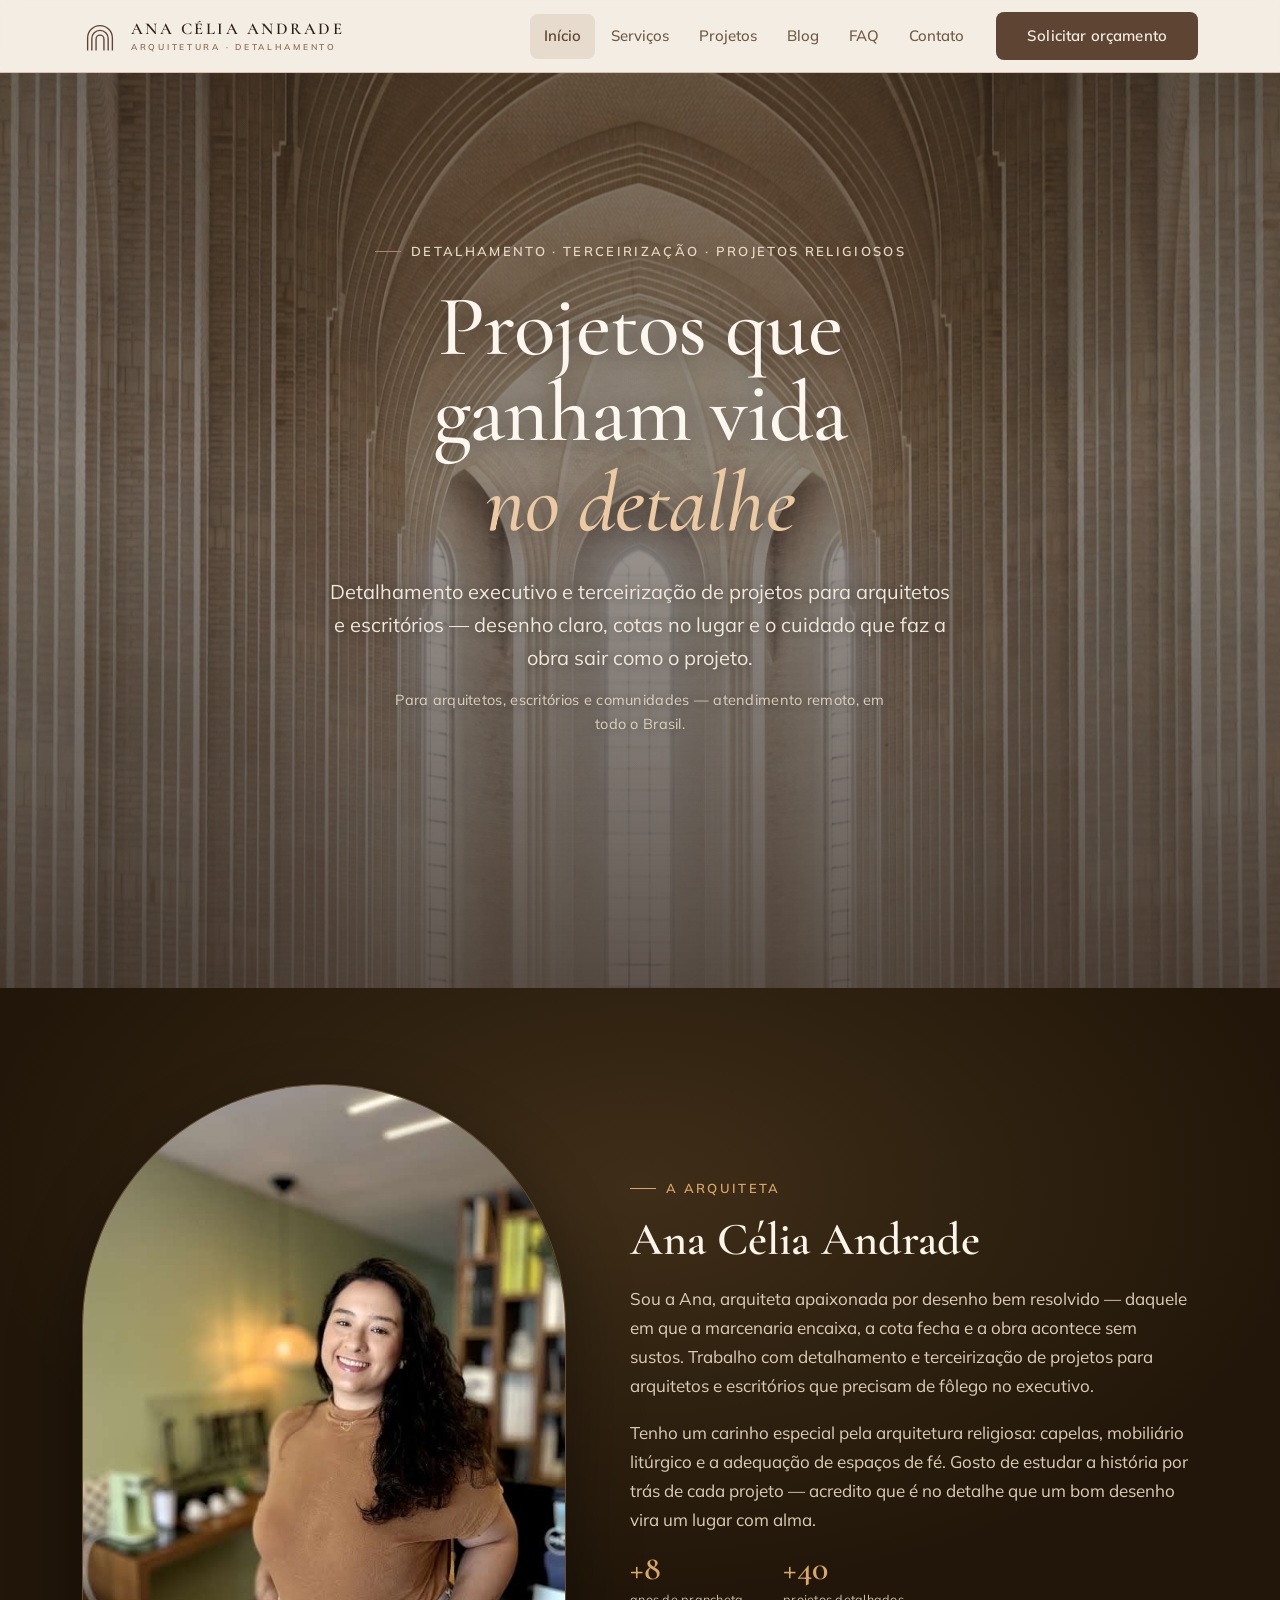
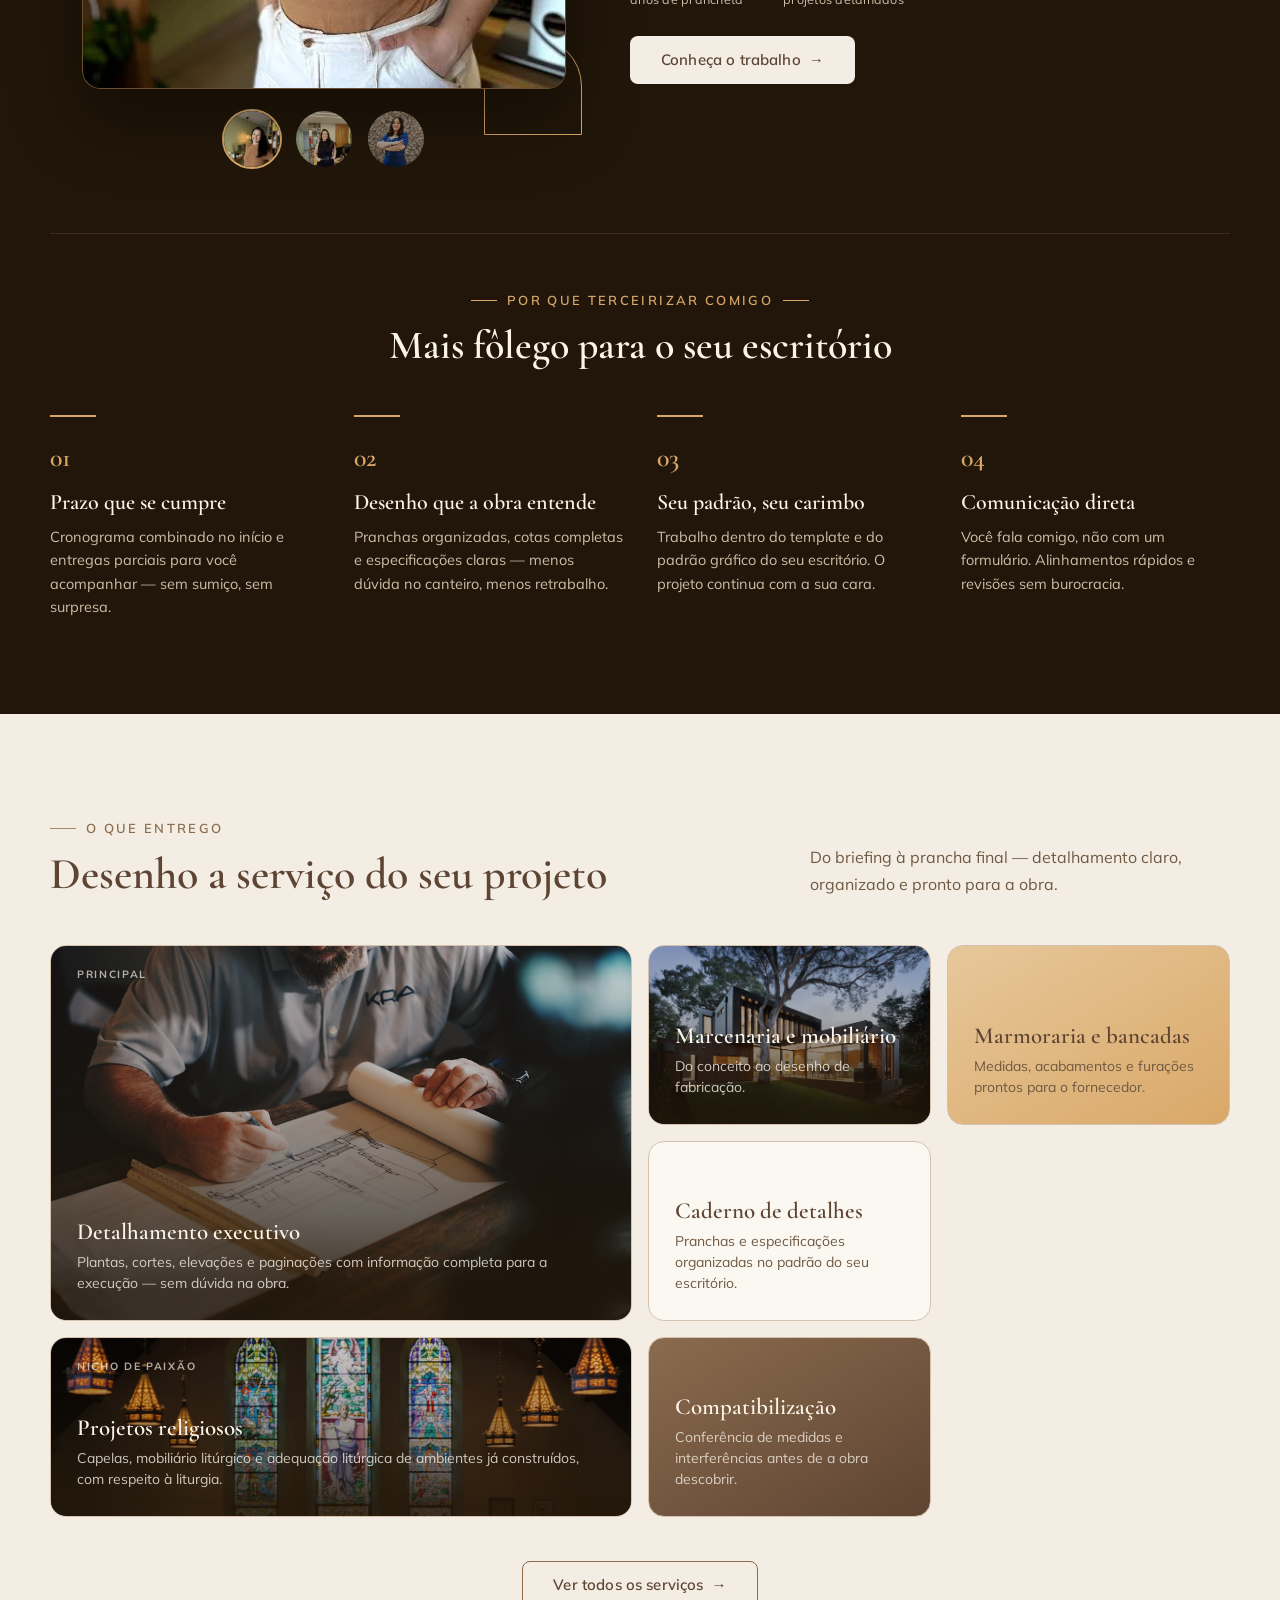
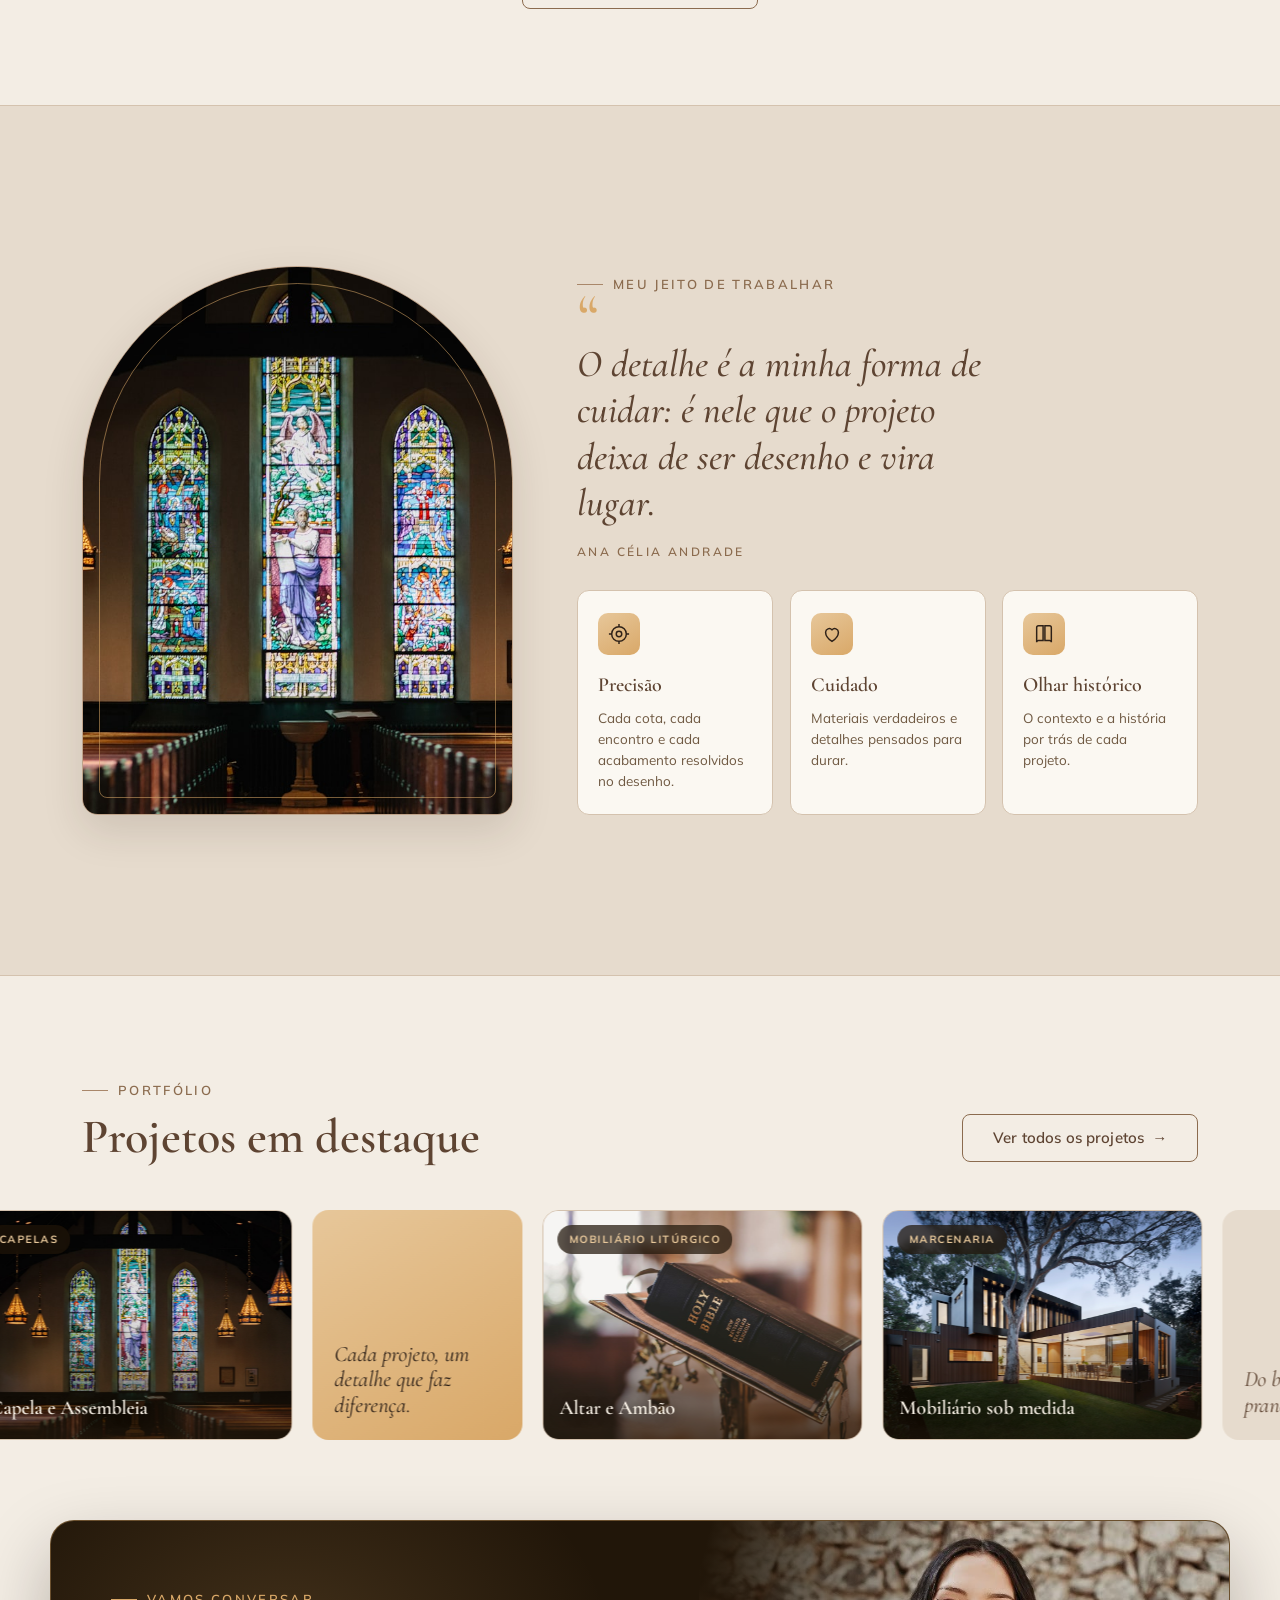
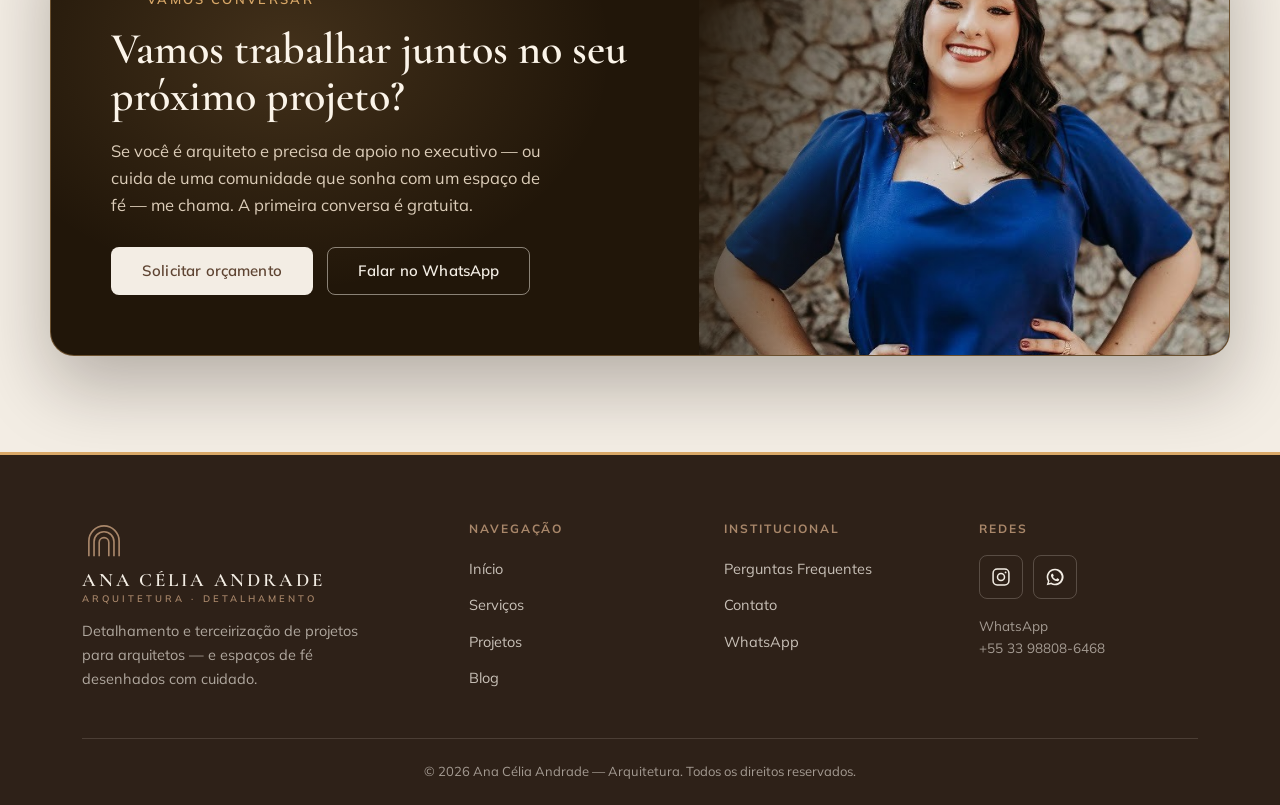
<file: site/index.html>
<!DOCTYPE html>
<html lang="pt-BR">
<head>
<meta charset="UTF-8">
<meta name="viewport" content="width=device-width, initial-scale=1.0">
<meta name="description" content="Ana Célia Andrade — Arquitetura e Detalhamento. Terceirização de projetos executivos para arquitetos e escritórios: detalhamento de marcenaria, marmoraria e mobiliário — e projetos religiosos desenhados com cuidado.">
<meta name="theme-color" content="#F3EDE4">
<title>Ana Célia Andrade — Arquitetura e Detalhamento</title>
<link rel="icon" type="image/svg+xml" href="assets/favicon.svg">
<link rel="icon" type="image/png" sizes="32x32" href="assets/favicon-32.png">
<link rel="apple-touch-icon" href="assets/apple-touch-icon.png">
<script>document.documentElement.classList.add('has-anim');</script>
<link rel="preconnect" href="https://fonts.googleapis.com">
<link rel="preconnect" href="https://fonts.gstatic.com" crossorigin>
<link href="https://fonts.googleapis.com/css2?family=Cormorant+Garamond:ital,wght@0,400;0,500;0,600;1,400;1,500&family=Mulish:wght@400;500;600;700&display=swap" rel="stylesheet">
<link rel="stylesheet" href="assets/styles.css">
</head>
<body>

<a class="skip-link" href="#conteudo">Pular para o conteúdo</a>

<header class="site-header">
  <div class="wrap">
    <nav class="nav" aria-label="Navegação principal">
      <a href="index.html" class="brand" aria-label="Ana Célia Andrade — Arquitetura e Detalhamento, início">
        <span class="brand-mark"><svg class="bm-arcs" viewBox="0 0 64 56" fill="none" stroke="currentColor" stroke-width="2.4" aria-hidden="true"><path d="M10 54 V32 a22 22 0 0 1 44 0 V54"/><path d="M17.5 54 V33 a14.5 14.5 0 0 1 29 0 V54"/><path d="M25 54 V34 a7 7 0 0 1 14 0 V54"/></svg><span class="bm-txt"><span class="bm-name">Ana Célia Andrade</span><span class="bm-sub">Arquitetura · Detalhamento</span></span></span>
      </a>
      <button class="nav-toggle" id="navToggle" aria-expanded="false" aria-controls="navMenu" aria-label="Abrir menu de navegação">
        <svg class="icon-open" viewBox="0 0 24 24" fill="none" stroke="currentColor" stroke-width="2" stroke-linecap="round" aria-hidden="true"><line x1="3" y1="6" x2="21" y2="6"/><line x1="3" y1="12" x2="21" y2="12"/><line x1="3" y1="18" x2="21" y2="18"/></svg>
        <svg class="icon-close" viewBox="0 0 24 24" fill="none" stroke="currentColor" stroke-width="2" stroke-linecap="round" aria-hidden="true"><line x1="6" y1="6" x2="18" y2="18"/><line x1="6" y1="18" x2="18" y2="6"/></svg>
      </button>
      <div class="nav-menu" id="navMenu">
        <ul>
          <li><a class="nav-link" href="index.html" aria-current="page">Início</a></li>
          <li><a class="nav-link" href="servicos.html">Serviços</a></li>
          <li><a class="nav-link" href="projetos.html">Projetos</a></li>
          <li><a class="nav-link" href="blog.html">Blog</a></li>
          <li><a class="nav-link" href="faq.html">FAQ</a></li>
          <li><a class="nav-link" href="contato.html">Contato</a></li>
        </ul>
        <a href="contato.html" class="btn btn-primary nav-cta">Solicitar orçamento</a>
      </div>
    </nav>
  </div>
</header>

<main id="conteudo">

  <!-- HERO -->
  <section class="hero" aria-labelledby="hero-title">
    <div class="hero-media">
      <img src="assets/hero-nave.jpg" alt="Interior de uma capela com arcos em pedra clara e luz natural" fetchpriority="high" width="1200" height="800" data-parallax="55">
    </div>
    <div class="wrap" data-stagger>
      <span class="eyebrow" data-animate>Detalhamento · Terceirização · Projetos religiosos</span>
      <h1 id="hero-title" class="hero-title" aria-label="Projetos que ganham vida no detalhe">
        <span class="ht-lead rv-split">Projetos que ganham vida</span>
        <span class="word-rotator" aria-hidden="true" data-rotator>
          <span class="wr-word is-active">no detalhe</span>
          <span class="wr-word">no desenho</span>
          <span class="wr-word">no traço</span>
          <span class="wr-word">no cuidado</span>
        </span>
      </h1>
      <p class="subtitle" data-animate data-delay="620">Detalhamento executivo e terceirização de projetos para arquitetos e escritórios — desenho claro, cotas no lugar e o cuidado que faz a obra sair como o projeto.
        <span class="subtitle-sub">Para arquitetos, escritórios e comunidades — atendimento remoto, em todo o Brasil.</span>
      </p>
      <div class="actions" data-animate data-delay="820">
        <a href="contato.html" class="btn btn-on-dark">Solicitar orçamento</a>
        <a href="projetos.html" class="btn btn-ghost-dark">Ver projetos <span class="arrow" aria-hidden="true">→</span></a>
      </div>
    </div>
    <div class="hero-scroll" aria-hidden="true" data-animate data-delay="1200"><span class="line"></span></div>
  </section>

  <!-- BLOCO ESCURO: Apresentação + Por que trabalhar comigo -->
  <div class="dark-block">
    <!-- 2a · A Arquiteta com seletor de fotos -->
    <section id="a-arquiteta" class="wrap" aria-labelledby="intro-title">
      <div class="intro-grid">
        <div class="intro-figure" data-animate="fade">
          <div class="intro-photo" data-photo-main>
            <img class="ph is-active" src="assets/ana-escritorio-1.jpg" alt="Ana Célia, arquiteta, em seu escritório" loading="lazy" width="640" height="800">
            <img class="ph" src="assets/ana-escritorio-2.jpg" alt="Ana Célia em pé no escritório, ao lado da estante" loading="lazy" width="640" height="800">
            <img class="ph" src="assets/ana-pedra-1.jpg" alt="Ana Célia diante de um muro de pedra, segurando um terço" loading="lazy" width="640" height="800">
          </div>
          <div class="intro-thumbs" role="group" aria-label="Trocar foto">
            <button type="button" class="is-active" data-photo-index="0" aria-label="Foto no escritório"><img src="assets/ana-escritorio-1.jpg" alt="" loading="lazy"></button>
            <button type="button" data-photo-index="1" aria-label="Foto ao lado da estante"><img src="assets/ana-escritorio-2.jpg" alt="" loading="lazy"></button>
            <button type="button" data-photo-index="2" aria-label="Foto no muro de pedra"><img src="assets/ana-pedra-1.jpg" alt="" loading="lazy"></button>
          </div>
        </div>
        <div class="intro-body" data-animate="right">
          <span class="eyebrow">A Arquiteta</span>
          <h2 id="intro-title">Ana Célia Andrade</h2>
          <p>Sou a Ana, arquiteta apaixonada por desenho bem resolvido — daquele em que a marcenaria encaixa, a cota fecha e a obra acontece sem sustos. Trabalho com detalhamento e terceirização de projetos para arquitetos e escritórios que precisam de fôlego no executivo.</p>
          <p>Tenho um carinho especial pela arquitetura religiosa: capelas, mobiliário litúrgico e a adequação de espaços de fé. Gosto de estudar a história por trás de cada projeto — acredito que é no detalhe que um bom desenho vira um lugar com alma.</p>
          <!-- NÚMEROS PLACEHOLDER (fictícios): trocar pelos reais da Ana -->
          <div class="intro-stats" data-stagger>
            <div class="is-item" data-animate><span class="is-num" data-count="8" data-prefix="+">+8</span><span class="is-label">anos de prancheta</span></div>
            <div class="is-item" data-animate><span class="is-num" data-count="40" data-prefix="+">+40</span><span class="is-label">projetos detalhados</span></div>
          </div>
          <a href="servicos.html" class="btn btn-on-dark">Conheça o trabalho <span class="arrow" aria-hidden="true">→</span></a>
        </div>
      </div>
    </section>

    <!-- 2b · Por que trabalhar comigo -->
    <section class="wrap why" aria-labelledby="why-title">
      <div class="why-head" data-animate>
        <span class="eyebrow center">Por que terceirizar comigo</span>
        <h2 id="why-title">Mais fôlego para o seu escritório</h2>
      </div>
      <div class="why-grid" data-stagger>
        <div class="why-col" data-animate><span class="wc-num">01</span><h3>Prazo que se cumpre</h3><p>Cronograma combinado no início e entregas parciais para você acompanhar — sem sumiço, sem surpresa.</p></div>
        <div class="why-col" data-animate><span class="wc-num">02</span><h3>Desenho que a obra entende</h3><p>Pranchas organizadas, cotas completas e especificações claras — menos dúvida no canteiro, menos retrabalho.</p></div>
        <div class="why-col" data-animate><span class="wc-num">03</span><h3>Seu padrão, seu carimbo</h3><p>Trabalho dentro do template e do padrão gráfico do seu escritório. O projeto continua com a sua cara.</p></div>
        <div class="why-col" data-animate><span class="wc-num">04</span><h3>Comunicação direta</h3><p>Você fala comigo, não com um formulário. Alinhamentos rápidos e revisões sem burocracia.</p></div>
      </div>
    </section>
  </div>

  <!-- 3 · O QUE ENTREGO — bento grid -->
  <section id="servicos" class="bento-sec wrap" aria-labelledby="servicos-title">
    <div class="bento-head" data-animate>
      <div>
        <span class="eyebrow">O que entrego</span>
        <h2 id="servicos-title" style="margin-top:12px">Desenho a serviço do seu projeto</h2>
      </div>
      <p>Do briefing à prancha final — detalhamento claro, organizado e pronto para a obra.</p>
    </div>
    <div class="bento" data-stagger data-spotlight>
      <article class="bento-cell wide tall has-photo" data-animate="fade">
        <img class="bg" src="assets/prancheta.jpg" alt="Mãos desenhando um projeto técnico sobre a prancheta" loading="lazy">
        <span class="spot" aria-hidden="true"></span>
        <span class="bc-tag">Principal</span>
        <h3>Detalhamento executivo</h3>
        <p>Plantas, cortes, elevações e paginações com informação completa para a execução — sem dúvida na obra.</p>
      </article>
      <article class="bento-cell has-photo" data-animate="fade">
        <img class="bg" src="assets/marcenaria.jpg" alt="Arquitetura contemporânea com revestimento de madeira" loading="lazy">
        <span class="spot" aria-hidden="true"></span>
        <h3>Marcenaria e mobiliário</h3>
        <p>Do conceito ao desenho de fabricação.</p>
      </article>
      <article class="bento-cell solid-gold" data-animate="fade">
        <span class="spot" aria-hidden="true"></span>
        <h3>Marmoraria e bancadas</h3>
        <p>Medidas, acabamentos e furações prontos para o fornecedor.</p>
      </article>
      <article class="bento-cell solid" data-animate="fade">
        <span class="spot" aria-hidden="true"></span>
        <h3>Caderno de detalhes</h3>
        <p>Pranchas e especificações organizadas no padrão do seu escritório.</p>
      </article>
      <article class="bento-cell wide has-photo" data-animate="fade">
        <img class="bg" src="assets/interior-capela-2.jpg" alt="Interior de igreja com vitrais e bancos de madeira" loading="lazy">
        <span class="spot" aria-hidden="true"></span>
        <span class="bc-tag">Nicho de paixão</span>
        <h3>Projetos religiosos</h3>
        <p>Capelas, mobiliário litúrgico e adequação litúrgica de ambientes já construídos, com respeito à liturgia.</p>
      </article>
      <article class="bento-cell solid-cacau" data-animate="fade">
        <span class="spot" aria-hidden="true"></span>
        <h3>Compatibilização</h3>
        <p>Conferência de medidas e interferências antes de a obra descobrir.</p>
      </article>
    </div>
    <div style="text-align:center;margin-top:44px" data-animate="fade">
      <a href="servicos.html" class="btn btn-secondary">Ver todos os serviços <span class="arrow" aria-hidden="true">→</span></a>
    </div>
  </section>

  <!-- 4 · MEU JEITO DE TRABALHAR — citação + cards -->
  <section class="approach" aria-label="Como eu trabalho">
    <div class="wrap">
      <div class="approach-grid">
        <figure class="approach-figure" data-animate="fade">
          <img src="assets/vitral-interior.jpg" alt="Interior de igreja com vitrais e luz natural" loading="lazy" width="560" height="760">
        </figure>
        <div class="approach-body">
          <div class="approach-quote" data-animate="right">
            <span class="eyebrow">Meu jeito de trabalhar</span>
            <span class="qmark" aria-hidden="true">&ldquo;</span>
            <blockquote class="rv-split">O detalhe é a minha forma de cuidar: é nele que o projeto deixa de ser desenho e vira lugar.</blockquote>
            <cite>Ana Célia Andrade</cite>
          </div>
          <div class="approach-cards" data-stagger>
            <article class="ap-card" data-animate>
              <span class="ic" aria-hidden="true"><svg viewBox="0 0 24 24" fill="none" stroke="currentColor" stroke-width="1.6"><circle cx="12" cy="12" r="8"/><circle cx="12" cy="12" r="3"/><path d="M12 1v3M12 20v3M1 12h3M20 12h3"/></svg></span>
              <h3>Precisão</h3>
              <p>Cada cota, cada encontro e cada acabamento resolvidos no desenho.</p>
            </article>
            <article class="ap-card" data-animate>
              <span class="ic" aria-hidden="true"><svg viewBox="0 0 24 24" fill="none" stroke="currentColor" stroke-width="1.6"><path d="M12 20s-7-4.5-7-10a4 4 0 0 1 7-2.5A4 4 0 0 1 19 10c0 5.5-7 10-7 10z"/></svg></span>
              <h3>Cuidado</h3>
              <p>Materiais verdadeiros e detalhes pensados para durar.</p>
            </article>
            <article class="ap-card" data-animate>
              <span class="ic" aria-hidden="true"><svg viewBox="0 0 24 24" fill="none" stroke="currentColor" stroke-width="1.6"><path d="M4 5a2 2 0 0 1 2-2h5v16H6a2 2 0 0 0-2 2zM20 5a2 2 0 0 0-2-2h-5v16h5a2 2 0 0 1 2 2z"/></svg></span>
              <h3>Olhar histórico</h3>
              <p>O contexto e a história por trás de cada projeto.</p>
            </article>
          </div>
        </div>
      </div>
    </div>
  </section>

  <!-- 5 · PROJETOS — galeria em marquee -->
  <section id="projetos" class="gallery-sec" aria-labelledby="projetos-title">
    <div class="gallery-head">
      <div data-animate>
        <span class="eyebrow">Portfólio</span>
        <h2 id="projetos-title" style="margin-top:12px">Projetos em destaque</h2>
      </div>
      <a href="projetos.html" class="btn btn-secondary" data-animate>Ver todos os projetos <span class="arrow" aria-hidden="true">→</span></a>
    </div>
    <div class="mq-viewport" data-marquee>
      <div class="marquee" data-marquee-track data-speed="0.4">
        <div class="mq-item has-grad"><img src="assets/interior-capela-2.jpg" alt="Interior de capela com vitrais" loading="lazy"><span class="cat">Capelas</span><span class="mq-title">Capela e Assembleia</span></div>
        <div class="mq-block gold">Cada projeto, um detalhe que faz diferença.</div>
        <div class="mq-item has-grad"><img src="assets/ambao-biblia.jpg" alt="Ambão de metal dourado com Bíblia" loading="lazy"><span class="cat">Mobiliário litúrgico</span><span class="mq-title">Altar e Ambão</span></div>
        <div class="mq-item has-grad"><img src="assets/marcenaria.jpg" alt="Arquitetura com revestimento de madeira" loading="lazy"><span class="cat">Marcenaria</span><span class="mq-title">Mobiliário sob medida</span></div>
        <div class="mq-block sand">Do briefing à prancha final.</div>
        <div class="mq-item has-grad"><img src="assets/plantas.jpg" alt="Pranchas de projeto sobre a mesa" loading="lazy"><span class="cat">Detalhamento</span><span class="mq-title">Caderno Executivo</span></div>
        <div class="mq-item has-grad"><img src="assets/detalhe-arco.jpg" alt="Interior claro com mobiliário de madeira" loading="lazy"><span class="cat">Adequação litúrgica</span><span class="mq-title">Ambientes renovados</span></div>
        <div class="mq-block cacau">Desenho que a obra entende.</div>
      </div>
    </div>
  </section>

  <!-- 6 · CTA final — card com foto -->
  <section class="cta-showcase wrap" aria-label="Convite ao contato">
    <div class="cta-card" data-animate="fade">
      <div class="cc-body">
        <span class="eyebrow">Vamos conversar</span>
        <h2>Vamos trabalhar juntos no seu próximo projeto?</h2>
        <p>Se você é arquiteto e precisa de apoio no executivo — ou cuida de uma comunidade que sonha com um espaço de fé — me chama. A primeira conversa é gratuita.</p>
        <div class="actions">
          <a href="contato.html" class="btn btn-on-dark">Solicitar orçamento</a>
          <a href="https://wa.me/5533988086468" target="_blank" rel="noopener" class="btn btn-ghost-dark">Falar no WhatsApp</a>
        </div>
      </div>
      <div class="cc-media">
        <img src="assets/ana-pedra-2.jpg" alt="Ana Célia sorrindo diante de um muro de pedra" loading="lazy" width="700" height="800">
      </div>
    </div>
  </section>

</main>

<footer class="site-footer">
  <div class="wrap">
    <div class="footer-top" data-stagger>
      <div class="footer-brand" data-animate>
        <span class="brand-mark vertical on-dark"><svg class="bm-arcs" viewBox="0 0 64 56" fill="none" stroke="currentColor" stroke-width="2.4" aria-hidden="true"><path d="M10 54 V32 a22 22 0 0 1 44 0 V54"/><path d="M17.5 54 V33 a14.5 14.5 0 0 1 29 0 V54"/><path d="M25 54 V34 a7 7 0 0 1 14 0 V54"/></svg><span class="bm-txt"><span class="bm-name">Ana Célia Andrade</span><span class="bm-sub">Arquitetura · Detalhamento</span></span></span>
        <p>Detalhamento e terceirização de projetos para arquitetos — e espaços de fé desenhados com cuidado.</p>
      </div>
      <div class="footer-col" data-animate>
        <h4>Navegação</h4>
        <ul>
          <li><a href="index.html">Início</a></li>
          <li><a href="servicos.html">Serviços</a></li>
          <li><a href="projetos.html">Projetos</a></li>
          <li><a href="blog.html">Blog</a></li>
        </ul>
      </div>
      <div class="footer-col" data-animate>
        <h4>Institucional</h4>
        <ul>
          <li><a href="faq.html">Perguntas Frequentes</a></li>
          <li><a href="contato.html">Contato</a></li>
          <li><a href="https://wa.me/5533988086468" target="_blank" rel="noopener">WhatsApp</a></li>
        </ul>
      </div>
      <div class="footer-col" data-animate>
        <h4>Redes</h4>
        <div class="social">
          <a href="https://www.instagram.com/anaceliandrade.arquiteta/" target="_blank" rel="noopener" aria-label="Instagram de Ana Célia (abre em nova aba)"><svg viewBox="0 0 24 24" fill="none" stroke="currentColor" stroke-width="1.8" aria-hidden="true"><rect x="2.5" y="2.5" width="19" height="19" rx="5"/><circle cx="12" cy="12" r="4.2"/><circle cx="17.5" cy="6.5" r="1.1" fill="currentColor" stroke="none"/></svg></a>
          <a href="https://wa.me/5533988086468" target="_blank" rel="noopener" aria-label="WhatsApp de Ana Célia (abre em nova aba)"><svg viewBox="0 0 24 24" fill="currentColor" aria-hidden="true"><path d="M12 2a9.9 9.9 0 00-8.5 15L2 22l5.2-1.4A10 10 0 1012 2zm0 18a8 8 0 01-4.1-1.1l-.3-.2-3 .8.8-2.9-.2-.3A8 8 0 1112 20zm4.4-5.6c-.24-.12-1.42-.7-1.64-.78-.22-.08-.38-.12-.54.12-.16.24-.62.78-.76.94-.14.16-.28.18-.52.06a6.5 6.5 0 01-1.92-1.18 7.2 7.2 0 01-1.33-1.65c-.14-.24 0-.37.1-.49.1-.1.24-.28.36-.42.12-.14.16-.24.24-.4.08-.16.04-.3-.02-.42-.06-.12-.54-1.3-.74-1.78-.2-.47-.4-.4-.54-.41h-.46c-.16 0-.42.06-.64.3-.22.24-.84.82-.84 2s.86 2.32.98 2.48c.12.16 1.7 2.6 4.12 3.64.58.25 1.03.4 1.38.5.58.19 1.1.16 1.52.1.46-.07 1.42-.58 1.62-1.14.2-.56.2-1.04.14-1.14-.06-.1-.22-.16-.46-.28z"/></svg></a>
        </div>
        <p style="margin-top:16px;color:rgba(243,237,228,.6);font-size:13.5px">WhatsApp<br>+55 33 98808-6468</p>
      </div>
    </div>
    <div class="footer-bottom">© <span data-year>2026</span> Ana Célia Andrade — Arquitetura. Todos os direitos reservados.</div>
  </div>
</footer>

<script src="assets/main.js"></script>
</body>
</html>
</file>
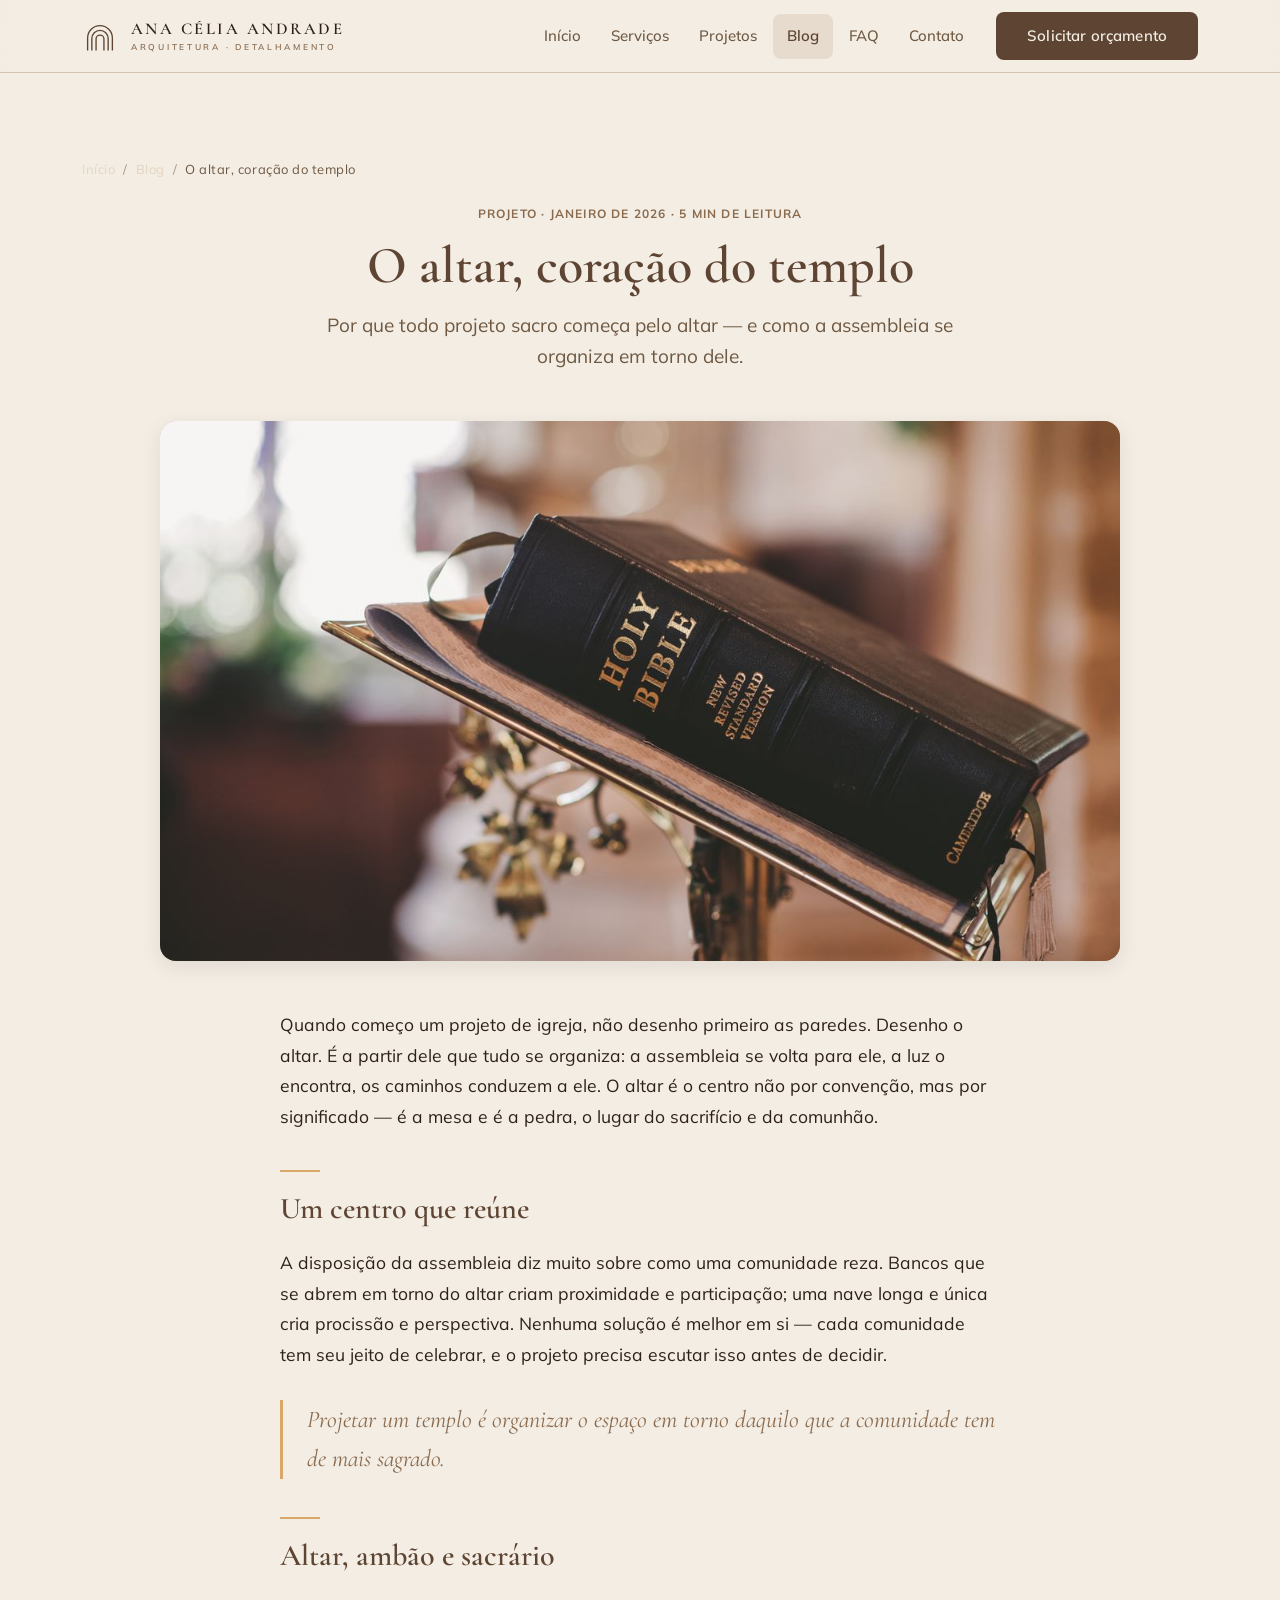
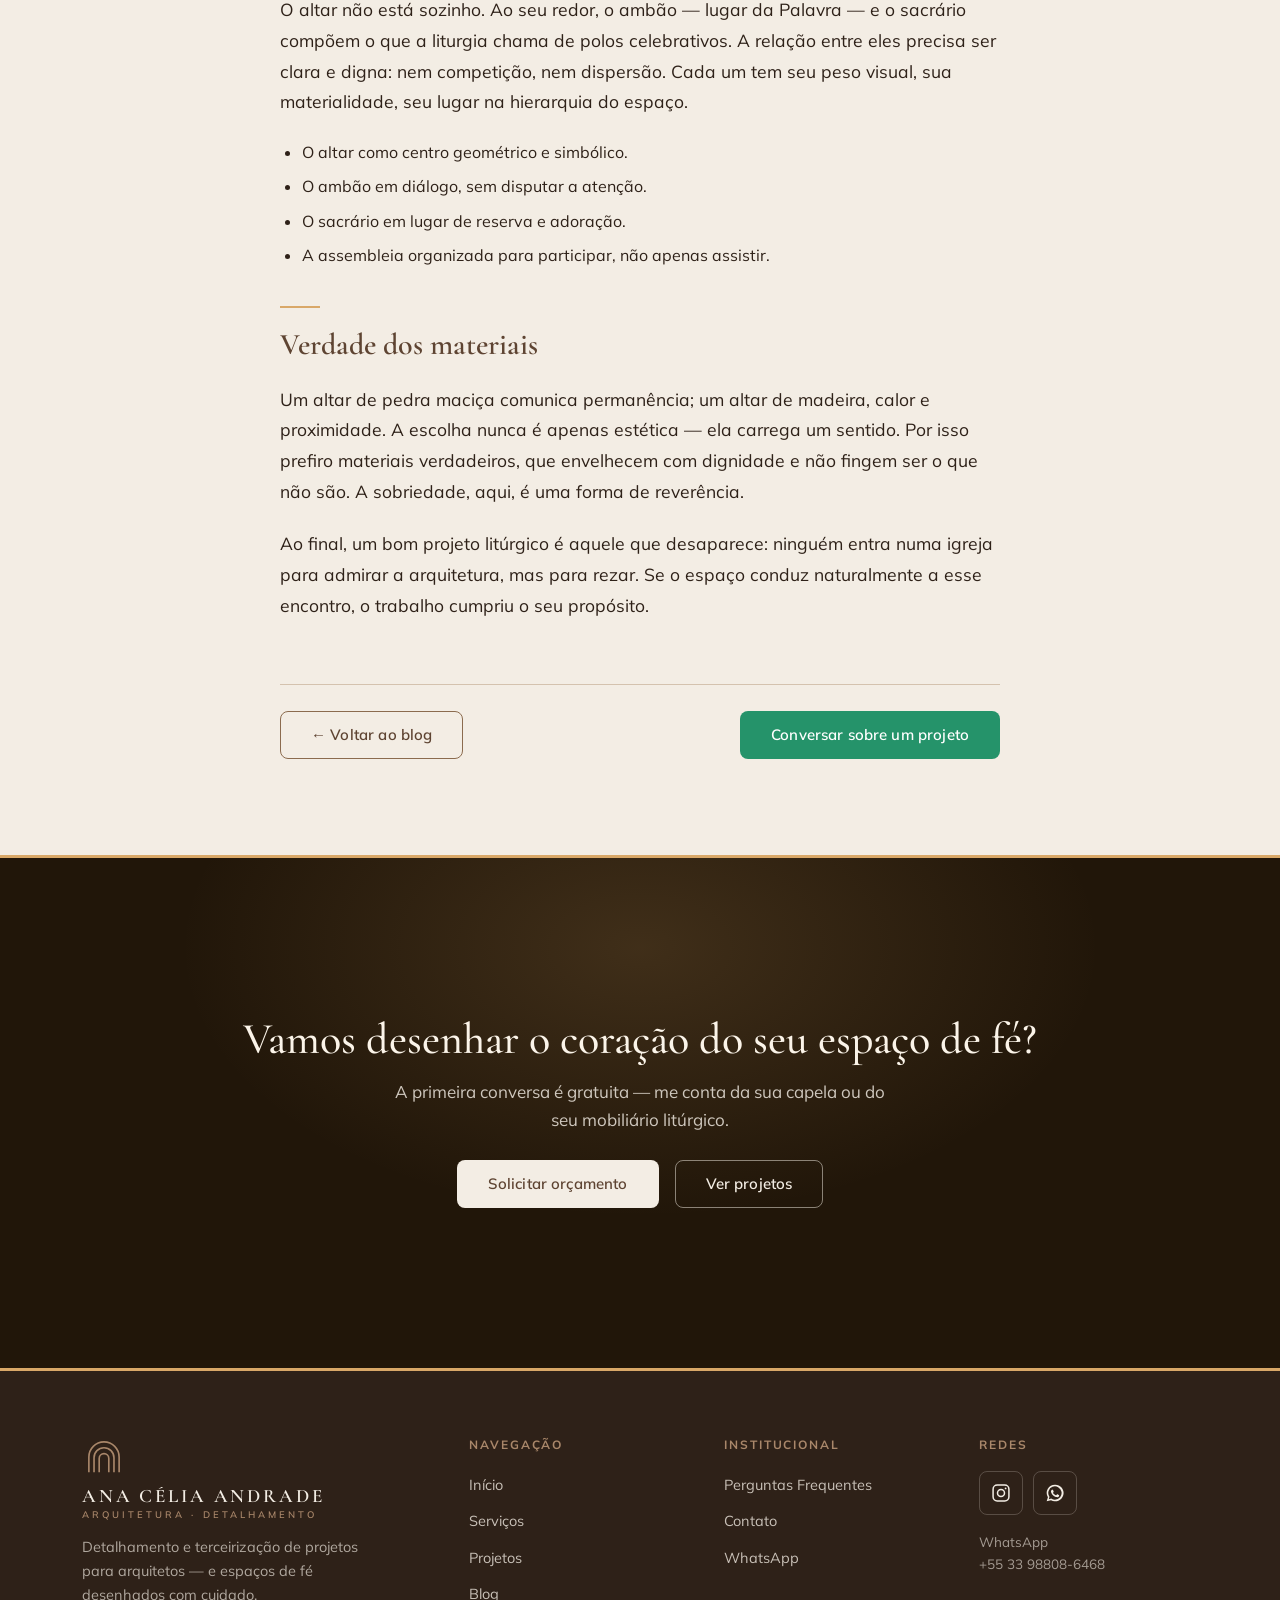
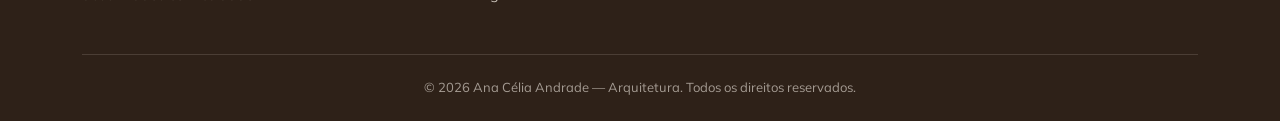
<file: site/blog-altar-coracao.html>
<!DOCTYPE html>
<html lang="pt-BR">
<head>
<meta charset="UTF-8">
<meta name="viewport" content="width=device-width, initial-scale=1.0">
<meta name="description" content="Por que todo projeto sacro começa pelo altar — e como a assembleia se organiza em torno dele.">
<meta name="theme-color" content="#F3EDE4">
<title>O altar, coração do templo — Blog · Ana Célia Andrade</title>
<link rel="icon" type="image/svg+xml" href="assets/favicon.svg">
<link rel="icon" type="image/png" sizes="32x32" href="assets/favicon-32.png">
<link rel="apple-touch-icon" href="assets/apple-touch-icon.png">
<script>document.documentElement.classList.add('has-anim');</script>
<link rel="preconnect" href="https://fonts.googleapis.com">
<link rel="preconnect" href="https://fonts.gstatic.com" crossorigin>
<link href="https://fonts.googleapis.com/css2?family=Cormorant+Garamond:ital,wght@0,400;0,500;0,600;1,400;1,500&family=Mulish:wght@400;500;600;700&display=swap" rel="stylesheet">
<link rel="stylesheet" href="assets/styles.css">
</head>
<body>

<a class="skip-link" href="#conteudo">Pular para o conteúdo</a>

<header class="site-header">
  <div class="wrap">
    <nav class="nav" aria-label="Navegação principal">
      <a href="index.html" class="brand" aria-label="Ana Célia Andrade — Arquitetura e Detalhamento, início">
        <span class="brand-mark"><svg class="bm-arcs" viewBox="0 0 64 56" fill="none" stroke="currentColor" stroke-width="2.4" aria-hidden="true"><path d="M10 54 V32 a22 22 0 0 1 44 0 V54"/><path d="M17.5 54 V33 a14.5 14.5 0 0 1 29 0 V54"/><path d="M25 54 V34 a7 7 0 0 1 14 0 V54"/></svg><span class="bm-txt"><span class="bm-name">Ana Célia Andrade</span><span class="bm-sub">Arquitetura · Detalhamento</span></span></span>
      </a>
      <button class="nav-toggle" id="navToggle" aria-expanded="false" aria-controls="navMenu" aria-label="Abrir menu de navegação">
        <svg class="icon-open" viewBox="0 0 24 24" fill="none" stroke="currentColor" stroke-width="2" stroke-linecap="round" aria-hidden="true"><line x1="3" y1="6" x2="21" y2="6"/><line x1="3" y1="12" x2="21" y2="12"/><line x1="3" y1="18" x2="21" y2="18"/></svg>
        <svg class="icon-close" viewBox="0 0 24 24" fill="none" stroke="currentColor" stroke-width="2" stroke-linecap="round" aria-hidden="true"><line x1="6" y1="6" x2="18" y2="18"/><line x1="6" y1="18" x2="18" y2="6"/></svg>
      </button>
      <div class="nav-menu" id="navMenu">
        <ul>
          <li><a class="nav-link" href="index.html">Início</a></li>
          <li><a class="nav-link" href="servicos.html">Serviços</a></li>
          <li><a class="nav-link" href="projetos.html">Projetos</a></li>
          <li><a class="nav-link" href="blog.html" aria-current="page">Blog</a></li>
          <li><a class="nav-link" href="faq.html">FAQ</a></li>
          <li><a class="nav-link" href="contato.html">Contato</a></li>
        </ul>
        <a href="contato.html" class="btn btn-primary nav-cta">Solicitar orçamento</a>
      </div>
    </nav>
  </div>
</header>

<main id="conteudo">
  <article class="article">
    <div class="wrap">
      <nav class="breadcrumb" aria-label="Trilha de navegação" style="color:var(--text-muted);margin-bottom:24px"><a href="index.html">Início</a><span>/</span><a href="blog.html">Blog</a><span>/</span>O altar, coração do templo</nav>

      <div class="article-head" data-animate>
        <div class="post-meta">Projeto · Janeiro de 2026 · 5 min de leitura</div>
        <h1>O altar, coração do templo</h1>
        <p class="lede">Por que todo projeto sacro começa pelo altar — e como a assembleia se organiza em torno dele.</p>
      </div>

      <div class="article-cover" data-animate="fade">
        <img src="assets/ambao-biblia.jpg" alt="Bíblia aberta sobre ambão de metal dourado em ambiente de igreja" width="960" height="540" loading="lazy">
      </div>

      <div class="article-body">
        <p>Quando começo um projeto de igreja, não desenho primeiro as paredes. Desenho o altar. É a partir dele que tudo se organiza: a assembleia se volta para ele, a luz o encontra, os caminhos conduzem a ele. O altar é o centro não por convenção, mas por significado — é a mesa e é a pedra, o lugar do sacrifício e da comunhão.</p>

        <h2>Um centro que reúne</h2>
        <p>A disposição da assembleia diz muito sobre como uma comunidade reza. Bancos que se abrem em torno do altar criam proximidade e participação; uma nave longa e única cria procissão e perspectiva. Nenhuma solução é melhor em si — cada comunidade tem seu jeito de celebrar, e o projeto precisa escutar isso antes de decidir.</p>

        <blockquote>Projetar um templo é organizar o espaço em torno daquilo que a comunidade tem de mais sagrado.</blockquote>

        <h2>Altar, ambão e sacrário</h2>
        <p>O altar não está sozinho. Ao seu redor, o ambão — lugar da Palavra — e o sacrário compõem o que a liturgia chama de polos celebrativos. A relação entre eles precisa ser clara e digna: nem competição, nem dispersão. Cada um tem seu peso visual, sua materialidade, seu lugar na hierarquia do espaço.</p>

        <ul>
          <li>O altar como centro geométrico e simbólico.</li>
          <li>O ambão em diálogo, sem disputar a atenção.</li>
          <li>O sacrário em lugar de reserva e adoração.</li>
          <li>A assembleia organizada para participar, não apenas assistir.</li>
        </ul>

        <h2>Verdade dos materiais</h2>
        <p>Um altar de pedra maciça comunica permanência; um altar de madeira, calor e proximidade. A escolha nunca é apenas estética — ela carrega um sentido. Por isso prefiro materiais verdadeiros, que envelhecem com dignidade e não fingem ser o que não são. A sobriedade, aqui, é uma forma de reverência.</p>

        <p>Ao final, um bom projeto litúrgico é aquele que desaparece: ninguém entra numa igreja para admirar a arquitetura, mas para rezar. Se o espaço conduz naturalmente a esse encontro, o trabalho cumpriu o seu propósito.</p>
      </div>

      <div class="article-foot" data-animate="fade">
        <a href="blog.html" class="btn btn-secondary">← Voltar ao blog</a>
        <a href="https://wa.me/5533988086468" target="_blank" rel="noopener" class="btn btn-whats">Conversar sobre um projeto</a>
      </div>
    </div>
  </article>

  <section class="cta-band" aria-label="Convite ao contato">
    <div class="wrap" data-stagger>
      <h2 data-animate>Vamos desenhar o coração do seu espaço de fé?</h2>
      <p data-animate>A primeira conversa é gratuita — me conta da sua capela ou do seu mobiliário litúrgico.</p>
      <div class="actions" data-animate>
        <a href="contato.html" class="btn btn-on-dark">Solicitar orçamento</a>
        <a href="projetos.html" class="btn btn-ghost-dark">Ver projetos</a>
      </div>
    </div>
  </section>
</main>

<footer class="site-footer">
  <div class="wrap">
    <div class="footer-top" data-stagger>
      <div class="footer-brand" data-animate>
        <span class="brand-mark vertical on-dark"><svg class="bm-arcs" viewBox="0 0 64 56" fill="none" stroke="currentColor" stroke-width="2.4" aria-hidden="true"><path d="M10 54 V32 a22 22 0 0 1 44 0 V54"/><path d="M17.5 54 V33 a14.5 14.5 0 0 1 29 0 V54"/><path d="M25 54 V34 a7 7 0 0 1 14 0 V54"/></svg><span class="bm-txt"><span class="bm-name">Ana Célia Andrade</span><span class="bm-sub">Arquitetura · Detalhamento</span></span></span>
        <p>Detalhamento e terceirização de projetos para arquitetos — e espaços de fé desenhados com cuidado.</p>
      </div>
      <div class="footer-col" data-animate>
        <h4>Navegação</h4>
        <ul><li><a href="index.html">Início</a></li><li><a href="servicos.html">Serviços</a></li><li><a href="projetos.html">Projetos</a></li><li><a href="blog.html">Blog</a></li></ul>
      </div>
      <div class="footer-col" data-animate>
        <h4>Institucional</h4>
        <ul><li><a href="faq.html">Perguntas Frequentes</a></li><li><a href="contato.html">Contato</a></li><li><a href="https://wa.me/5533988086468" target="_blank" rel="noopener">WhatsApp</a></li></ul>
      </div>
      <div class="footer-col" data-animate>
        <h4>Redes</h4>
        <div class="social">
          <a href="https://www.instagram.com/anaceliandrade.arquiteta/" target="_blank" rel="noopener" aria-label="Instagram de Ana Célia (abre em nova aba)"><svg viewBox="0 0 24 24" fill="none" stroke="currentColor" stroke-width="1.8" aria-hidden="true"><rect x="2.5" y="2.5" width="19" height="19" rx="5"/><circle cx="12" cy="12" r="4.2"/><circle cx="17.5" cy="6.5" r="1.1" fill="currentColor" stroke="none"/></svg></a>
          <a href="https://wa.me/5533988086468" target="_blank" rel="noopener" aria-label="WhatsApp de Ana Célia (abre em nova aba)"><svg viewBox="0 0 24 24" fill="currentColor" aria-hidden="true"><path d="M12 2a9.9 9.9 0 00-8.5 15L2 22l5.2-1.4A10 10 0 1012 2zm0 18a8 8 0 01-4.1-1.1l-.3-.2-3 .8.8-2.9-.2-.3A8 8 0 1112 20zm4.4-5.6c-.24-.12-1.42-.7-1.64-.78-.22-.08-.38-.12-.54.12-.16.24-.62.78-.76.94-.14.16-.28.18-.52.06a6.5 6.5 0 01-1.92-1.18 7.2 7.2 0 01-1.33-1.65c-.14-.24 0-.37.1-.49.1-.1.24-.28.36-.42.12-.14.16-.24.24-.4.08-.16.04-.3-.02-.42-.06-.12-.54-1.3-.74-1.78-.2-.47-.4-.4-.54-.41h-.46c-.16 0-.42.06-.64.3-.22.24-.84.82-.84 2s.86 2.32.98 2.48c.12.16 1.7 2.6 4.12 3.64.58.25 1.03.4 1.38.5.58.19 1.1.16 1.52.1.46-.07 1.42-.58 1.62-1.14.2-.56.2-1.04.14-1.14-.06-.1-.22-.16-.46-.28z"/></svg></a>
        </div>
        <p style="margin-top:16px;color:rgba(243,237,228,.6);font-size:13.5px">WhatsApp<br>+55 33 98808-6468</p>
      </div>
    </div>
    <div class="footer-bottom">© <span data-year>2026</span> Ana Célia Andrade — Arquitetura. Todos os direitos reservados.</div>
  </div>
</footer>

<script src="assets/main.js"></script>
</body>
</html>
</file>
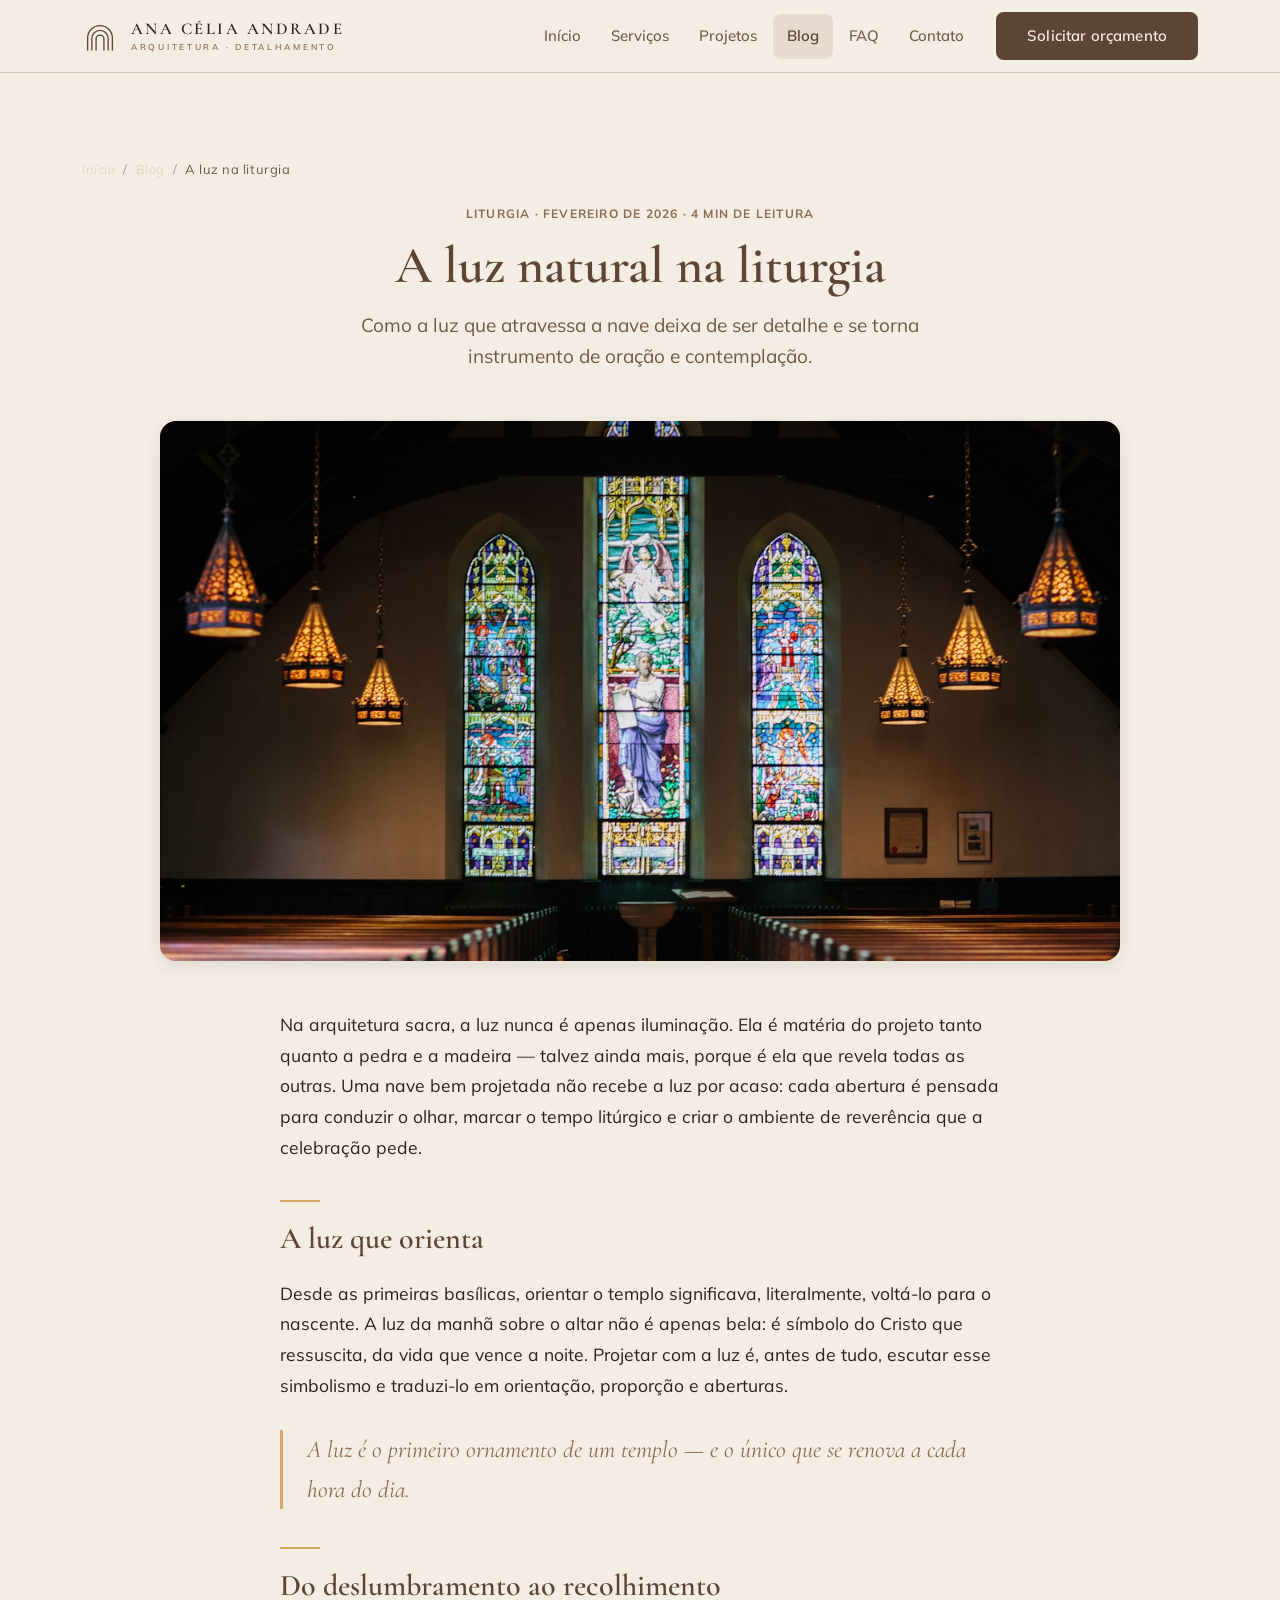
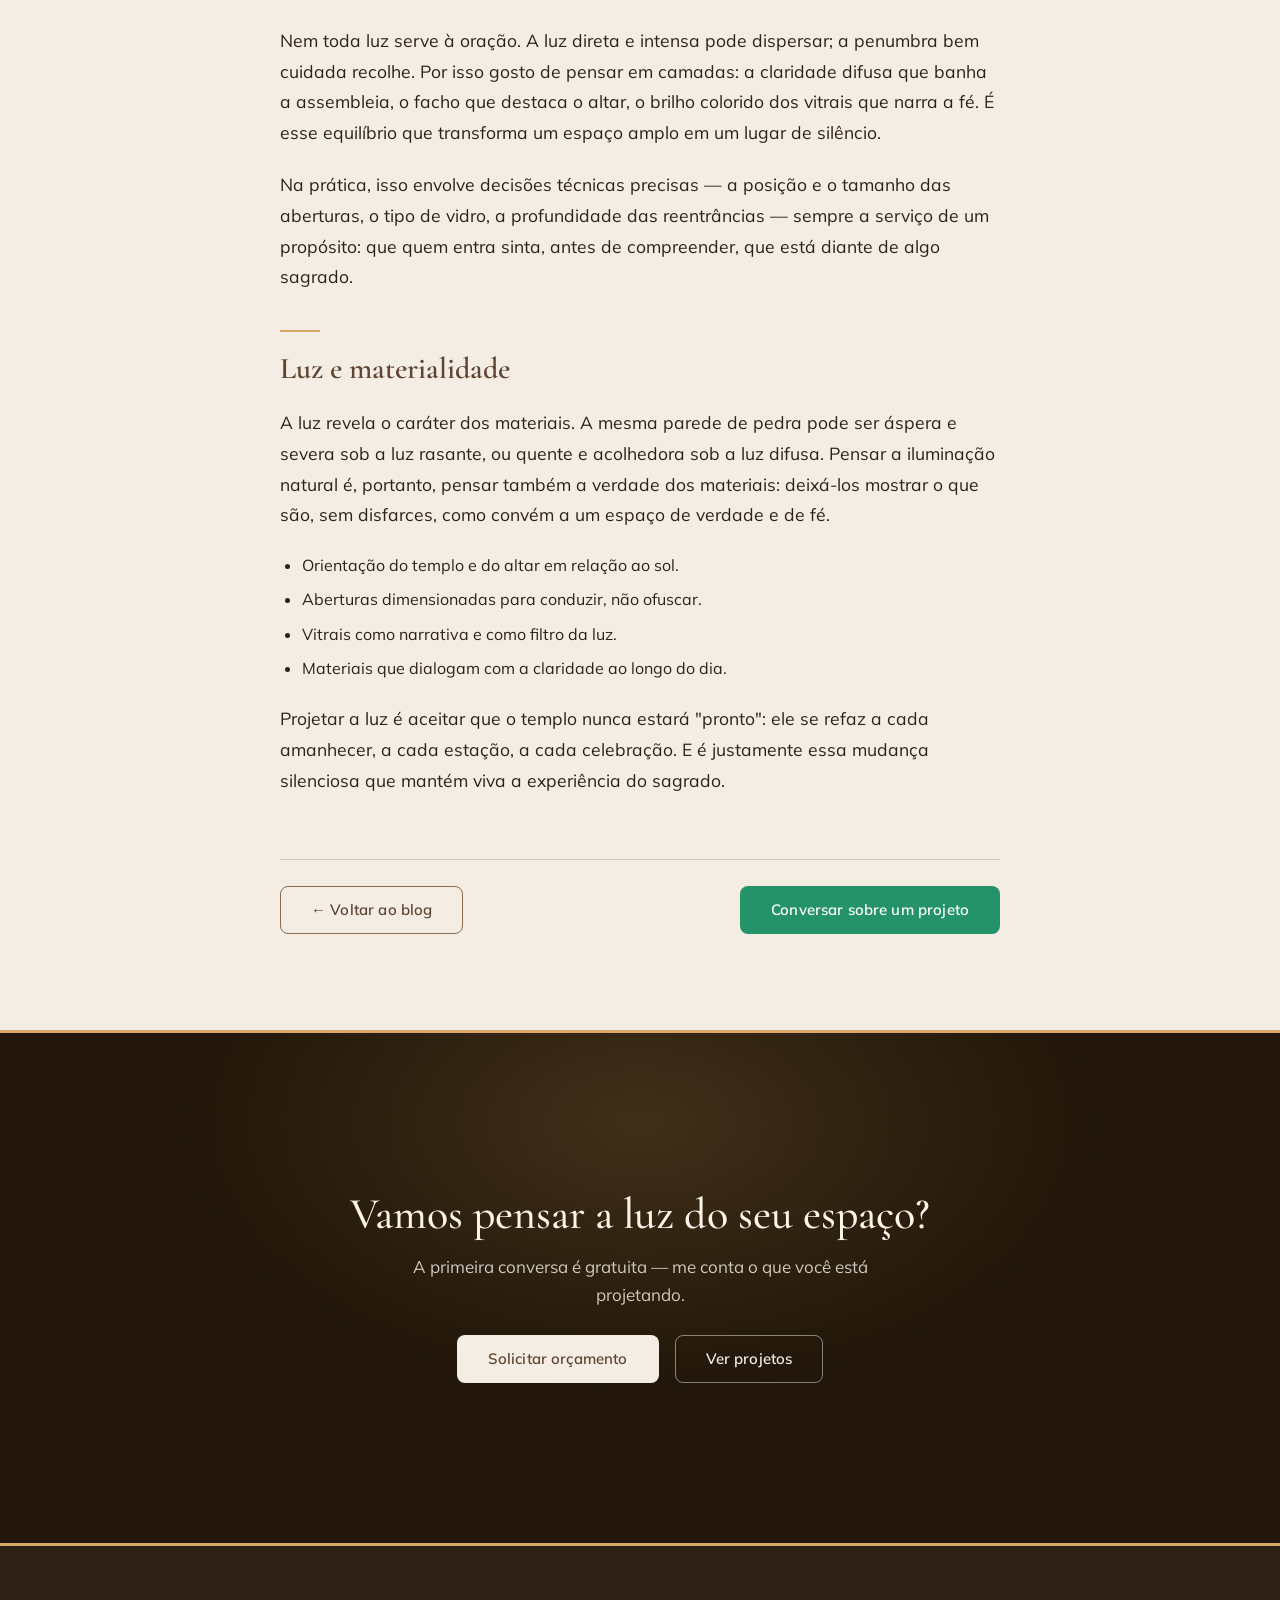
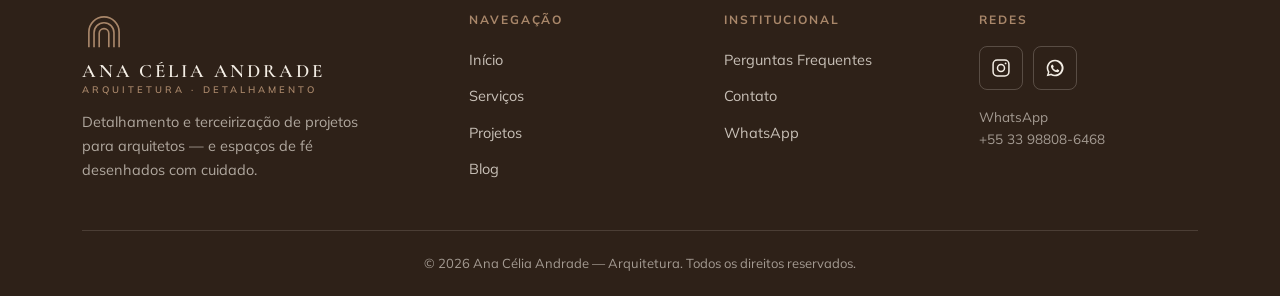
<file: site/blog-luz-na-liturgia.html>
<!DOCTYPE html>
<html lang="pt-BR">
<head>
<meta charset="UTF-8">
<meta name="viewport" content="width=device-width, initial-scale=1.0">
<meta name="description" content="Como a luz natural deixa de ser detalhe e se torna instrumento de oração e contemplação na arquitetura sacra.">
<meta name="theme-color" content="#F3EDE4">
<title>A luz natural na liturgia — Blog · Ana Célia Andrade</title>
<link rel="icon" type="image/svg+xml" href="assets/favicon.svg">
<link rel="icon" type="image/png" sizes="32x32" href="assets/favicon-32.png">
<link rel="apple-touch-icon" href="assets/apple-touch-icon.png">
<script>document.documentElement.classList.add('has-anim');</script>
<link rel="preconnect" href="https://fonts.googleapis.com">
<link rel="preconnect" href="https://fonts.gstatic.com" crossorigin>
<link href="https://fonts.googleapis.com/css2?family=Cormorant+Garamond:ital,wght@0,400;0,500;0,600;1,400;1,500&family=Mulish:wght@400;500;600;700&display=swap" rel="stylesheet">
<link rel="stylesheet" href="assets/styles.css">
</head>
<body>

<a class="skip-link" href="#conteudo">Pular para o conteúdo</a>

<header class="site-header">
  <div class="wrap">
    <nav class="nav" aria-label="Navegação principal">
      <a href="index.html" class="brand" aria-label="Ana Célia Andrade — Arquitetura e Detalhamento, início">
        <span class="brand-mark"><svg class="bm-arcs" viewBox="0 0 64 56" fill="none" stroke="currentColor" stroke-width="2.4" aria-hidden="true"><path d="M10 54 V32 a22 22 0 0 1 44 0 V54"/><path d="M17.5 54 V33 a14.5 14.5 0 0 1 29 0 V54"/><path d="M25 54 V34 a7 7 0 0 1 14 0 V54"/></svg><span class="bm-txt"><span class="bm-name">Ana Célia Andrade</span><span class="bm-sub">Arquitetura · Detalhamento</span></span></span>
      </a>
      <button class="nav-toggle" id="navToggle" aria-expanded="false" aria-controls="navMenu" aria-label="Abrir menu de navegação">
        <svg class="icon-open" viewBox="0 0 24 24" fill="none" stroke="currentColor" stroke-width="2" stroke-linecap="round" aria-hidden="true"><line x1="3" y1="6" x2="21" y2="6"/><line x1="3" y1="12" x2="21" y2="12"/><line x1="3" y1="18" x2="21" y2="18"/></svg>
        <svg class="icon-close" viewBox="0 0 24 24" fill="none" stroke="currentColor" stroke-width="2" stroke-linecap="round" aria-hidden="true"><line x1="6" y1="6" x2="18" y2="18"/><line x1="6" y1="18" x2="18" y2="6"/></svg>
      </button>
      <div class="nav-menu" id="navMenu">
        <ul>
          <li><a class="nav-link" href="index.html">Início</a></li>
          <li><a class="nav-link" href="servicos.html">Serviços</a></li>
          <li><a class="nav-link" href="projetos.html">Projetos</a></li>
          <li><a class="nav-link" href="blog.html" aria-current="page">Blog</a></li>
          <li><a class="nav-link" href="faq.html">FAQ</a></li>
          <li><a class="nav-link" href="contato.html">Contato</a></li>
        </ul>
        <a href="contato.html" class="btn btn-primary nav-cta">Solicitar orçamento</a>
      </div>
    </nav>
  </div>
</header>

<main id="conteudo">
  <article class="article">
    <div class="wrap">
      <nav class="breadcrumb" aria-label="Trilha de navegação" style="color:var(--text-muted);margin-bottom:24px"><a href="index.html">Início</a><span>/</span><a href="blog.html">Blog</a><span>/</span>A luz na liturgia</nav>

      <div class="article-head" data-animate>
        <div class="post-meta">Liturgia · Fevereiro de 2026 · 4 min de leitura</div>
        <h1>A luz natural na liturgia</h1>
        <p class="lede">Como a luz que atravessa a nave deixa de ser detalhe e se torna instrumento de oração e contemplação.</p>
      </div>

      <div class="article-cover" data-animate="fade">
        <img src="assets/vitral-interior.jpg" alt="Luz colorida de vitrais atravessando o interior de uma igreja" width="960" height="540" loading="lazy">
      </div>

      <div class="article-body">
        <p>Na arquitetura sacra, a luz nunca é apenas iluminação. Ela é matéria do projeto tanto quanto a pedra e a madeira — talvez ainda mais, porque é ela que revela todas as outras. Uma nave bem projetada não recebe a luz por acaso: cada abertura é pensada para conduzir o olhar, marcar o tempo litúrgico e criar o ambiente de reverência que a celebração pede.</p>

        <h2>A luz que orienta</h2>
        <p>Desde as primeiras basílicas, orientar o templo significava, literalmente, voltá-lo para o nascente. A luz da manhã sobre o altar não é apenas bela: é símbolo do Cristo que ressuscita, da vida que vence a noite. Projetar com a luz é, antes de tudo, escutar esse simbolismo e traduzi-lo em orientação, proporção e aberturas.</p>

        <blockquote>A luz é o primeiro ornamento de um templo — e o único que se renova a cada hora do dia.</blockquote>

        <h2>Do deslumbramento ao recolhimento</h2>
        <p>Nem toda luz serve à oração. A luz direta e intensa pode dispersar; a penumbra bem cuidada recolhe. Por isso gosto de pensar em camadas: a claridade difusa que banha a assembleia, o facho que destaca o altar, o brilho colorido dos vitrais que narra a fé. É esse equilíbrio que transforma um espaço amplo em um lugar de silêncio.</p>

        <p>Na prática, isso envolve decisões técnicas precisas — a posição e o tamanho das aberturas, o tipo de vidro, a profundidade das reentrâncias — sempre a serviço de um propósito: que quem entra sinta, antes de compreender, que está diante de algo sagrado.</p>

        <h2>Luz e materialidade</h2>
        <p>A luz revela o caráter dos materiais. A mesma parede de pedra pode ser áspera e severa sob a luz rasante, ou quente e acolhedora sob a luz difusa. Pensar a iluminação natural é, portanto, pensar também a verdade dos materiais: deixá-los mostrar o que são, sem disfarces, como convém a um espaço de verdade e de fé.</p>

        <ul>
          <li>Orientação do templo e do altar em relação ao sol.</li>
          <li>Aberturas dimensionadas para conduzir, não ofuscar.</li>
          <li>Vitrais como narrativa e como filtro da luz.</li>
          <li>Materiais que dialogam com a claridade ao longo do dia.</li>
        </ul>

        <p>Projetar a luz é aceitar que o templo nunca estará "pronto": ele se refaz a cada amanhecer, a cada estação, a cada celebração. E é justamente essa mudança silenciosa que mantém viva a experiência do sagrado.</p>
      </div>

      <div class="article-foot" data-animate="fade">
        <a href="blog.html" class="btn btn-secondary">← Voltar ao blog</a>
        <a href="https://wa.me/5533988086468" target="_blank" rel="noopener" class="btn btn-whats">Conversar sobre um projeto</a>
      </div>
    </div>
  </article>

  <section class="cta-band" aria-label="Convite ao contato">
    <div class="wrap" data-stagger>
      <h2 data-animate>Vamos pensar a luz do seu espaço?</h2>
      <p data-animate>A primeira conversa é gratuita — me conta o que você está projetando.</p>
      <div class="actions" data-animate>
        <a href="contato.html" class="btn btn-on-dark">Solicitar orçamento</a>
        <a href="projetos.html" class="btn btn-ghost-dark">Ver projetos</a>
      </div>
    </div>
  </section>
</main>

<footer class="site-footer">
  <div class="wrap">
    <div class="footer-top" data-stagger>
      <div class="footer-brand" data-animate>
        <span class="brand-mark vertical on-dark"><svg class="bm-arcs" viewBox="0 0 64 56" fill="none" stroke="currentColor" stroke-width="2.4" aria-hidden="true"><path d="M10 54 V32 a22 22 0 0 1 44 0 V54"/><path d="M17.5 54 V33 a14.5 14.5 0 0 1 29 0 V54"/><path d="M25 54 V34 a7 7 0 0 1 14 0 V54"/></svg><span class="bm-txt"><span class="bm-name">Ana Célia Andrade</span><span class="bm-sub">Arquitetura · Detalhamento</span></span></span>
        <p>Detalhamento e terceirização de projetos para arquitetos — e espaços de fé desenhados com cuidado.</p>
      </div>
      <div class="footer-col" data-animate>
        <h4>Navegação</h4>
        <ul><li><a href="index.html">Início</a></li><li><a href="servicos.html">Serviços</a></li><li><a href="projetos.html">Projetos</a></li><li><a href="blog.html">Blog</a></li></ul>
      </div>
      <div class="footer-col" data-animate>
        <h4>Institucional</h4>
        <ul><li><a href="faq.html">Perguntas Frequentes</a></li><li><a href="contato.html">Contato</a></li><li><a href="https://wa.me/5533988086468" target="_blank" rel="noopener">WhatsApp</a></li></ul>
      </div>
      <div class="footer-col" data-animate>
        <h4>Redes</h4>
        <div class="social">
          <a href="https://www.instagram.com/anaceliandrade.arquiteta/" target="_blank" rel="noopener" aria-label="Instagram de Ana Célia (abre em nova aba)"><svg viewBox="0 0 24 24" fill="none" stroke="currentColor" stroke-width="1.8" aria-hidden="true"><rect x="2.5" y="2.5" width="19" height="19" rx="5"/><circle cx="12" cy="12" r="4.2"/><circle cx="17.5" cy="6.5" r="1.1" fill="currentColor" stroke="none"/></svg></a>
          <a href="https://wa.me/5533988086468" target="_blank" rel="noopener" aria-label="WhatsApp de Ana Célia (abre em nova aba)"><svg viewBox="0 0 24 24" fill="currentColor" aria-hidden="true"><path d="M12 2a9.9 9.9 0 00-8.5 15L2 22l5.2-1.4A10 10 0 1012 2zm0 18a8 8 0 01-4.1-1.1l-.3-.2-3 .8.8-2.9-.2-.3A8 8 0 1112 20zm4.4-5.6c-.24-.12-1.42-.7-1.64-.78-.22-.08-.38-.12-.54.12-.16.24-.62.78-.76.94-.14.16-.28.18-.52.06a6.5 6.5 0 01-1.92-1.18 7.2 7.2 0 01-1.33-1.65c-.14-.24 0-.37.1-.49.1-.1.24-.28.36-.42.12-.14.16-.24.24-.4.08-.16.04-.3-.02-.42-.06-.12-.54-1.3-.74-1.78-.2-.47-.4-.4-.54-.41h-.46c-.16 0-.42.06-.64.3-.22.24-.84.82-.84 2s.86 2.32.98 2.48c.12.16 1.7 2.6 4.12 3.64.58.25 1.03.4 1.38.5.58.19 1.1.16 1.52.1.46-.07 1.42-.58 1.62-1.14.2-.56.2-1.04.14-1.14-.06-.1-.22-.16-.46-.28z"/></svg></a>
        </div>
        <p style="margin-top:16px;color:rgba(243,237,228,.6);font-size:13.5px">WhatsApp<br>+55 33 98808-6468</p>
      </div>
    </div>
    <div class="footer-bottom">© <span data-year>2026</span> Ana Célia Andrade — Arquitetura. Todos os direitos reservados.</div>
  </div>
</footer>

<script src="assets/main.js"></script>
</body>
</html>
</file>
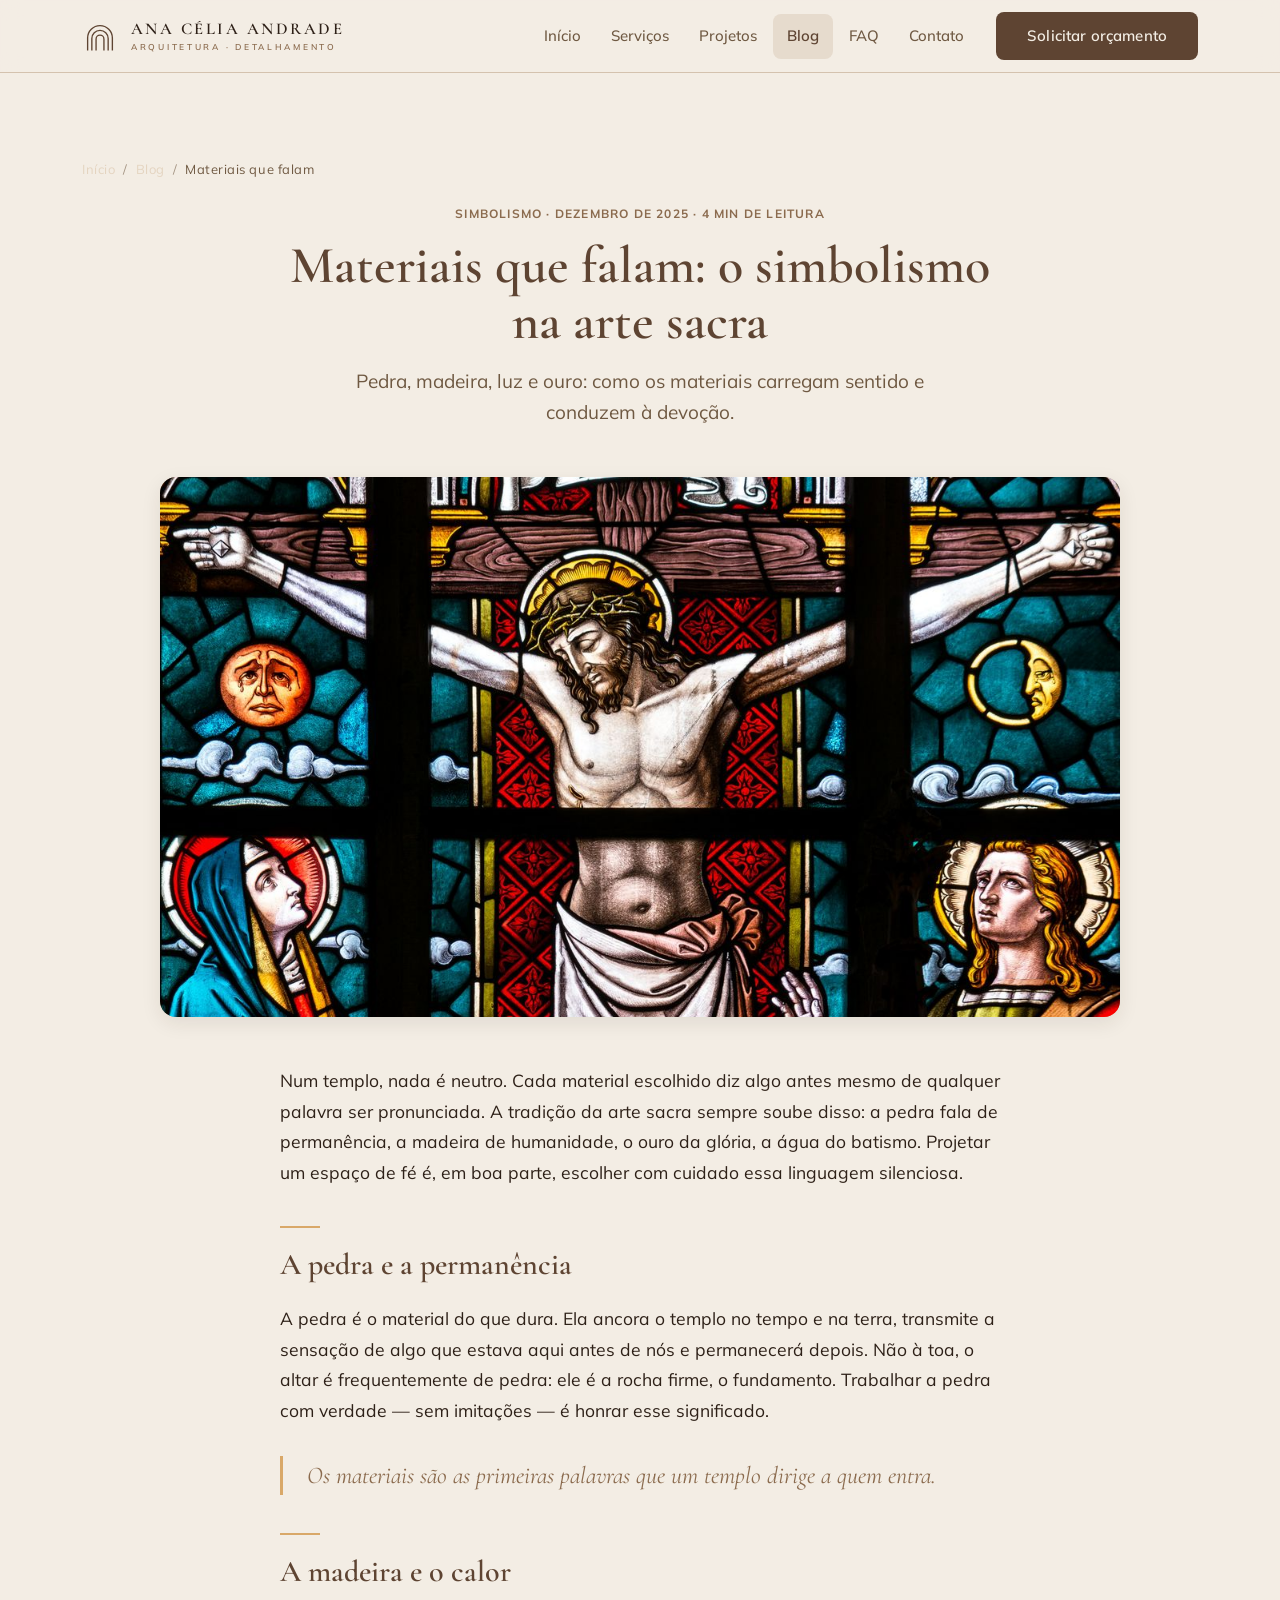
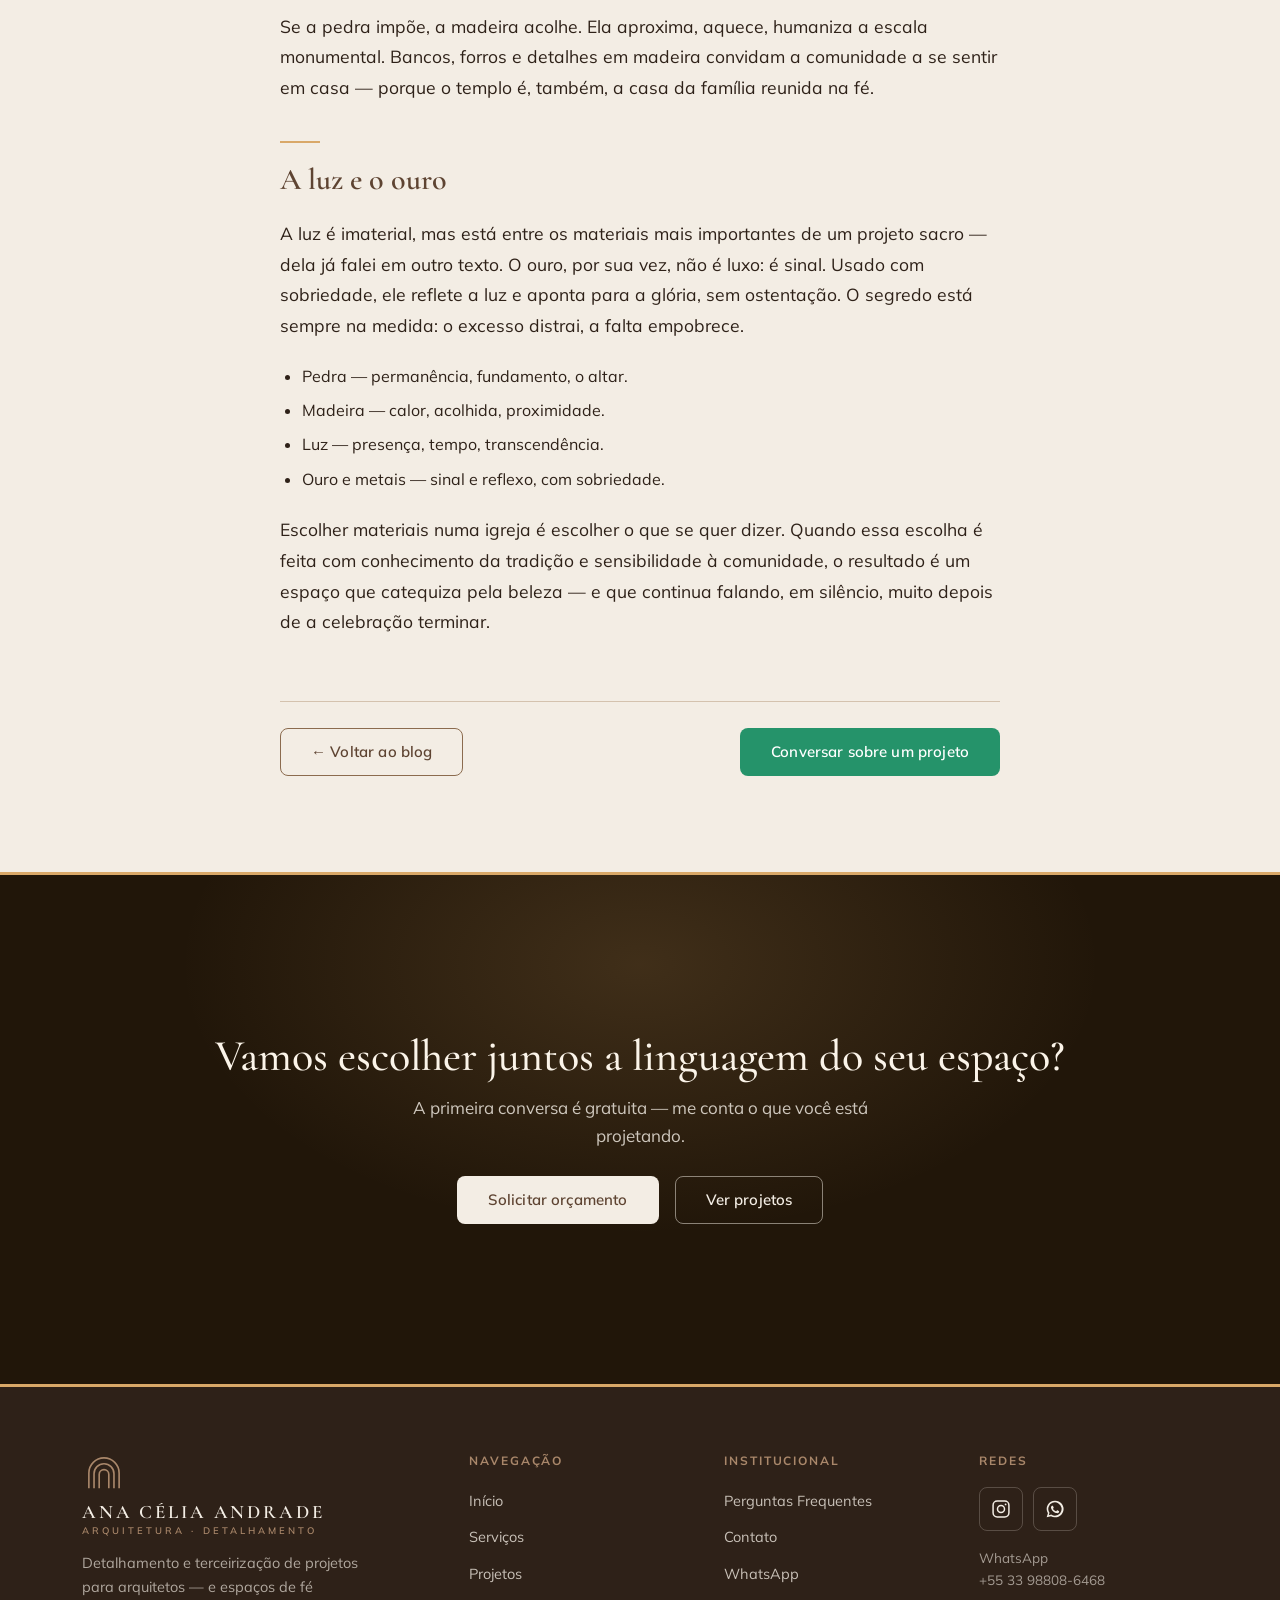
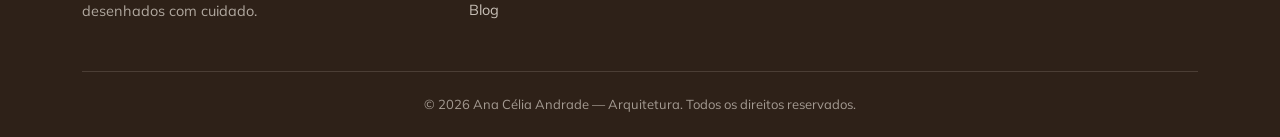
<file: site/blog-materiais-simbolismo.html>
<!DOCTYPE html>
<html lang="pt-BR">
<head>
<meta charset="UTF-8">
<meta name="viewport" content="width=device-width, initial-scale=1.0">
<meta name="description" content="Pedra, madeira, luz e ouro: como os materiais carregam sentido e conduzem à devoção na arte sacra.">
<meta name="theme-color" content="#F3EDE4">
<title>Materiais que falam: o simbolismo na arte sacra — Blog · Ana Célia Andrade</title>
<link rel="icon" type="image/svg+xml" href="assets/favicon.svg">
<link rel="icon" type="image/png" sizes="32x32" href="assets/favicon-32.png">
<link rel="apple-touch-icon" href="assets/apple-touch-icon.png">
<script>document.documentElement.classList.add('has-anim');</script>
<link rel="preconnect" href="https://fonts.googleapis.com">
<link rel="preconnect" href="https://fonts.gstatic.com" crossorigin>
<link href="https://fonts.googleapis.com/css2?family=Cormorant+Garamond:ital,wght@0,400;0,500;0,600;1,400;1,500&family=Mulish:wght@400;500;600;700&display=swap" rel="stylesheet">
<link rel="stylesheet" href="assets/styles.css">
</head>
<body>

<a class="skip-link" href="#conteudo">Pular para o conteúdo</a>

<header class="site-header">
  <div class="wrap">
    <nav class="nav" aria-label="Navegação principal">
      <a href="index.html" class="brand" aria-label="Ana Célia Andrade — Arquitetura e Detalhamento, início">
        <span class="brand-mark"><svg class="bm-arcs" viewBox="0 0 64 56" fill="none" stroke="currentColor" stroke-width="2.4" aria-hidden="true"><path d="M10 54 V32 a22 22 0 0 1 44 0 V54"/><path d="M17.5 54 V33 a14.5 14.5 0 0 1 29 0 V54"/><path d="M25 54 V34 a7 7 0 0 1 14 0 V54"/></svg><span class="bm-txt"><span class="bm-name">Ana Célia Andrade</span><span class="bm-sub">Arquitetura · Detalhamento</span></span></span>
      </a>
      <button class="nav-toggle" id="navToggle" aria-expanded="false" aria-controls="navMenu" aria-label="Abrir menu de navegação">
        <svg class="icon-open" viewBox="0 0 24 24" fill="none" stroke="currentColor" stroke-width="2" stroke-linecap="round" aria-hidden="true"><line x1="3" y1="6" x2="21" y2="6"/><line x1="3" y1="12" x2="21" y2="12"/><line x1="3" y1="18" x2="21" y2="18"/></svg>
        <svg class="icon-close" viewBox="0 0 24 24" fill="none" stroke="currentColor" stroke-width="2" stroke-linecap="round" aria-hidden="true"><line x1="6" y1="6" x2="18" y2="18"/><line x1="6" y1="18" x2="18" y2="6"/></svg>
      </button>
      <div class="nav-menu" id="navMenu">
        <ul>
          <li><a class="nav-link" href="index.html">Início</a></li>
          <li><a class="nav-link" href="servicos.html">Serviços</a></li>
          <li><a class="nav-link" href="projetos.html">Projetos</a></li>
          <li><a class="nav-link" href="blog.html" aria-current="page">Blog</a></li>
          <li><a class="nav-link" href="faq.html">FAQ</a></li>
          <li><a class="nav-link" href="contato.html">Contato</a></li>
        </ul>
        <a href="contato.html" class="btn btn-primary nav-cta">Solicitar orçamento</a>
      </div>
    </nav>
  </div>
</header>

<main id="conteudo">
  <article class="article">
    <div class="wrap">
      <nav class="breadcrumb" aria-label="Trilha de navegação" style="color:var(--text-muted);margin-bottom:24px"><a href="index.html">Início</a><span>/</span><a href="blog.html">Blog</a><span>/</span>Materiais que falam</nav>

      <div class="article-head" data-animate>
        <div class="post-meta">Simbolismo · Dezembro de 2025 · 4 min de leitura</div>
        <h1>Materiais que falam: o simbolismo na arte sacra</h1>
        <p class="lede">Pedra, madeira, luz e ouro: como os materiais carregam sentido e conduzem à devoção.</p>
      </div>

      <div class="article-cover" data-animate="fade">
        <img src="assets/arte-sacra.jpg" alt="Vitral com a imagem da crucificação em tons vivos" width="960" height="540" loading="lazy">
      </div>

      <div class="article-body">
        <p>Num templo, nada é neutro. Cada material escolhido diz algo antes mesmo de qualquer palavra ser pronunciada. A tradição da arte sacra sempre soube disso: a pedra fala de permanência, a madeira de humanidade, o ouro da glória, a água do batismo. Projetar um espaço de fé é, em boa parte, escolher com cuidado essa linguagem silenciosa.</p>

        <h2>A pedra e a permanência</h2>
        <p>A pedra é o material do que dura. Ela ancora o templo no tempo e na terra, transmite a sensação de algo que estava aqui antes de nós e permanecerá depois. Não à toa, o altar é frequentemente de pedra: ele é a rocha firme, o fundamento. Trabalhar a pedra com verdade — sem imitações — é honrar esse significado.</p>

        <blockquote>Os materiais são as primeiras palavras que um templo dirige a quem entra.</blockquote>

        <h2>A madeira e o calor</h2>
        <p>Se a pedra impõe, a madeira acolhe. Ela aproxima, aquece, humaniza a escala monumental. Bancos, forros e detalhes em madeira convidam a comunidade a se sentir em casa — porque o templo é, também, a casa da família reunida na fé.</p>

        <h2>A luz e o ouro</h2>
        <p>A luz é imaterial, mas está entre os materiais mais importantes de um projeto sacro — dela já falei em outro texto. O ouro, por sua vez, não é luxo: é sinal. Usado com sobriedade, ele reflete a luz e aponta para a glória, sem ostentação. O segredo está sempre na medida: o excesso distrai, a falta empobrece.</p>

        <ul>
          <li>Pedra — permanência, fundamento, o altar.</li>
          <li>Madeira — calor, acolhida, proximidade.</li>
          <li>Luz — presença, tempo, transcendência.</li>
          <li>Ouro e metais — sinal e reflexo, com sobriedade.</li>
        </ul>

        <p>Escolher materiais numa igreja é escolher o que se quer dizer. Quando essa escolha é feita com conhecimento da tradição e sensibilidade à comunidade, o resultado é um espaço que catequiza pela beleza — e que continua falando, em silêncio, muito depois de a celebração terminar.</p>
      </div>

      <div class="article-foot" data-animate="fade">
        <a href="blog.html" class="btn btn-secondary">← Voltar ao blog</a>
        <a href="https://wa.me/5533988086468" target="_blank" rel="noopener" class="btn btn-whats">Conversar sobre um projeto</a>
      </div>
    </div>
  </article>

  <section class="cta-band" aria-label="Convite ao contato">
    <div class="wrap" data-stagger>
      <h2 data-animate>Vamos escolher juntos a linguagem do seu espaço?</h2>
      <p data-animate>A primeira conversa é gratuita — me conta o que você está projetando.</p>
      <div class="actions" data-animate>
        <a href="contato.html" class="btn btn-on-dark">Solicitar orçamento</a>
        <a href="projetos.html" class="btn btn-ghost-dark">Ver projetos</a>
      </div>
    </div>
  </section>
</main>

<footer class="site-footer">
  <div class="wrap">
    <div class="footer-top" data-stagger>
      <div class="footer-brand" data-animate>
        <span class="brand-mark vertical on-dark"><svg class="bm-arcs" viewBox="0 0 64 56" fill="none" stroke="currentColor" stroke-width="2.4" aria-hidden="true"><path d="M10 54 V32 a22 22 0 0 1 44 0 V54"/><path d="M17.5 54 V33 a14.5 14.5 0 0 1 29 0 V54"/><path d="M25 54 V34 a7 7 0 0 1 14 0 V54"/></svg><span class="bm-txt"><span class="bm-name">Ana Célia Andrade</span><span class="bm-sub">Arquitetura · Detalhamento</span></span></span>
        <p>Detalhamento e terceirização de projetos para arquitetos — e espaços de fé desenhados com cuidado.</p>
      </div>
      <div class="footer-col" data-animate>
        <h4>Navegação</h4>
        <ul><li><a href="index.html">Início</a></li><li><a href="servicos.html">Serviços</a></li><li><a href="projetos.html">Projetos</a></li><li><a href="blog.html">Blog</a></li></ul>
      </div>
      <div class="footer-col" data-animate>
        <h4>Institucional</h4>
        <ul><li><a href="faq.html">Perguntas Frequentes</a></li><li><a href="contato.html">Contato</a></li><li><a href="https://wa.me/5533988086468" target="_blank" rel="noopener">WhatsApp</a></li></ul>
      </div>
      <div class="footer-col" data-animate>
        <h4>Redes</h4>
        <div class="social">
          <a href="https://www.instagram.com/anaceliandrade.arquiteta/" target="_blank" rel="noopener" aria-label="Instagram de Ana Célia (abre em nova aba)"><svg viewBox="0 0 24 24" fill="none" stroke="currentColor" stroke-width="1.8" aria-hidden="true"><rect x="2.5" y="2.5" width="19" height="19" rx="5"/><circle cx="12" cy="12" r="4.2"/><circle cx="17.5" cy="6.5" r="1.1" fill="currentColor" stroke="none"/></svg></a>
          <a href="https://wa.me/5533988086468" target="_blank" rel="noopener" aria-label="WhatsApp de Ana Célia (abre em nova aba)"><svg viewBox="0 0 24 24" fill="currentColor" aria-hidden="true"><path d="M12 2a9.9 9.9 0 00-8.5 15L2 22l5.2-1.4A10 10 0 1012 2zm0 18a8 8 0 01-4.1-1.1l-.3-.2-3 .8.8-2.9-.2-.3A8 8 0 1112 20zm4.4-5.6c-.24-.12-1.42-.7-1.64-.78-.22-.08-.38-.12-.54.12-.16.24-.62.78-.76.94-.14.16-.28.18-.52.06a6.5 6.5 0 01-1.92-1.18 7.2 7.2 0 01-1.33-1.65c-.14-.24 0-.37.1-.49.1-.1.24-.28.36-.42.12-.14.16-.24.24-.4.08-.16.04-.3-.02-.42-.06-.12-.54-1.3-.74-1.78-.2-.47-.4-.4-.54-.41h-.46c-.16 0-.42.06-.64.3-.22.24-.84.82-.84 2s.86 2.32.98 2.48c.12.16 1.7 2.6 4.12 3.64.58.25 1.03.4 1.38.5.58.19 1.1.16 1.52.1.46-.07 1.42-.58 1.62-1.14.2-.56.2-1.04.14-1.14-.06-.1-.22-.16-.46-.28z"/></svg></a>
        </div>
        <p style="margin-top:16px;color:rgba(243,237,228,.6);font-size:13.5px">WhatsApp<br>+55 33 98808-6468</p>
      </div>
    </div>
    <div class="footer-bottom">© <span data-year>2026</span> Ana Célia Andrade — Arquitetura. Todos os direitos reservados.</div>
  </div>
</footer>

<script src="assets/main.js"></script>
</body>
</html>
</file>
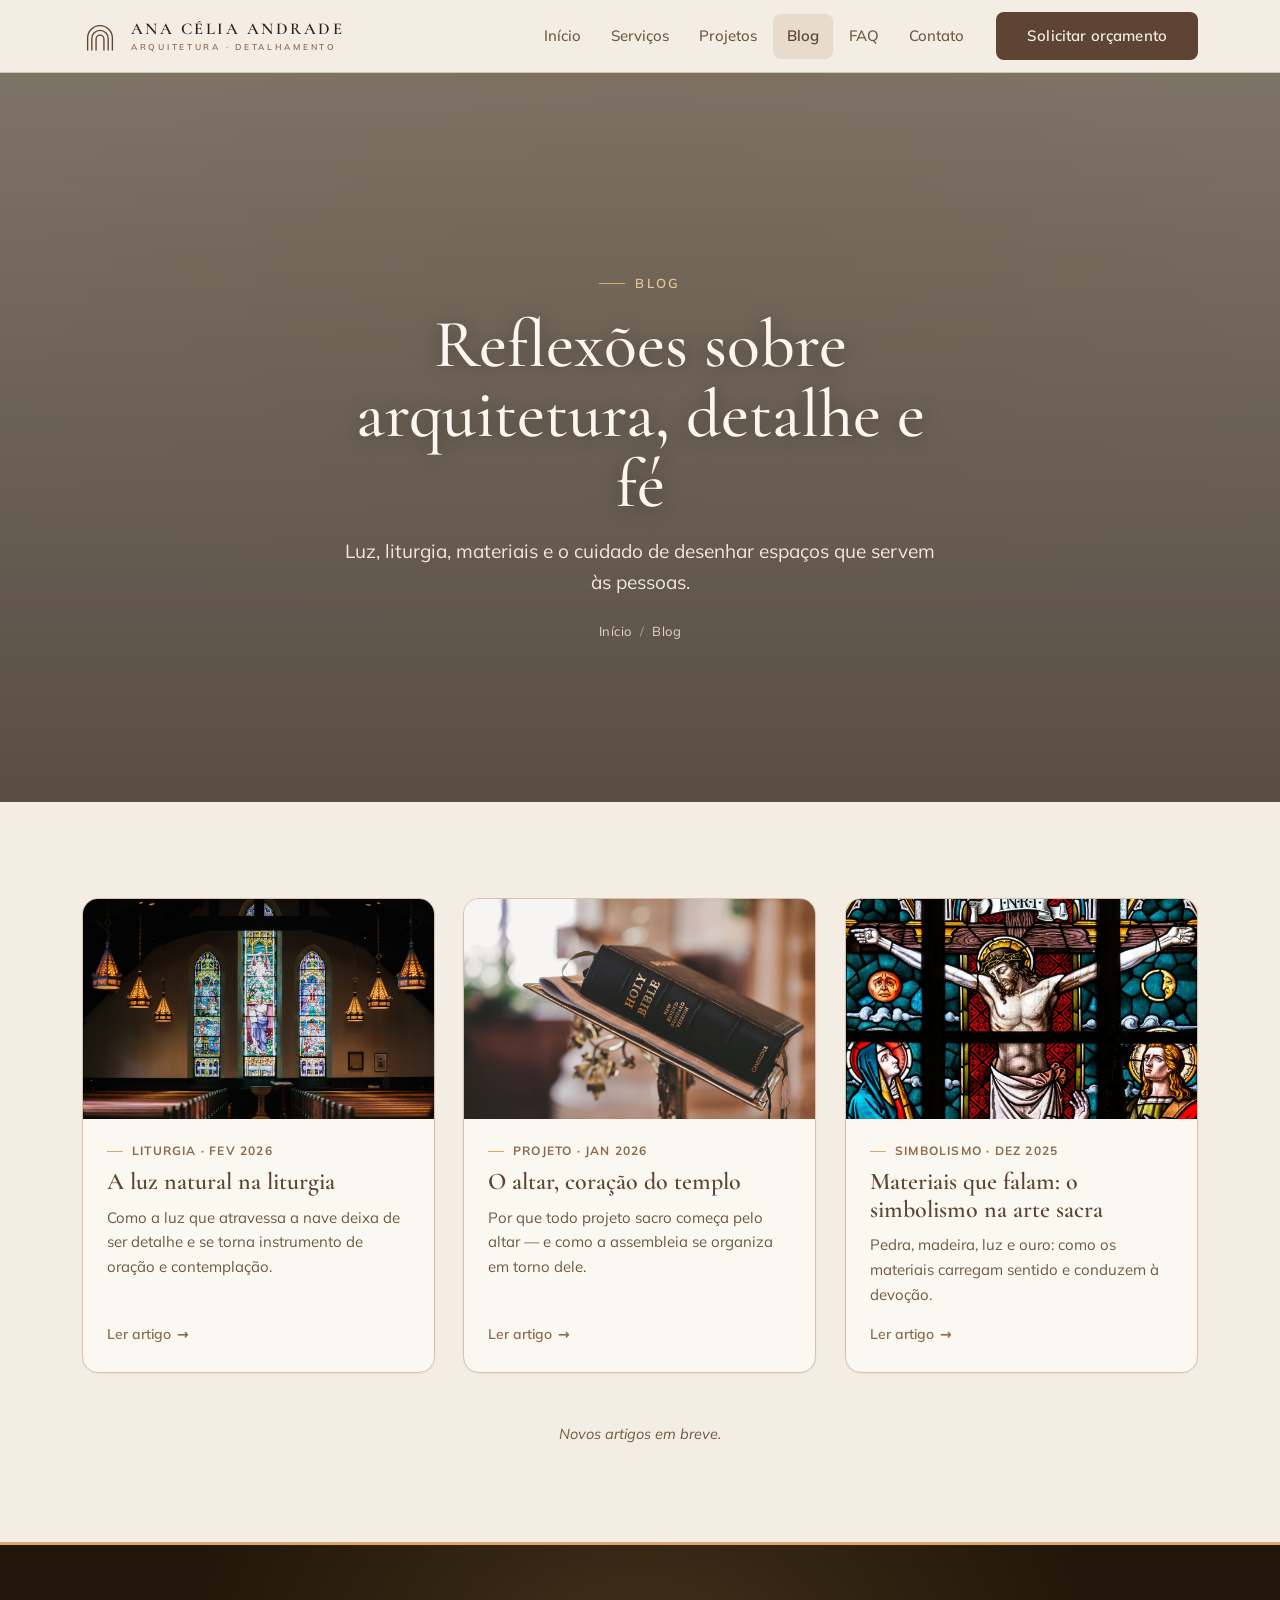
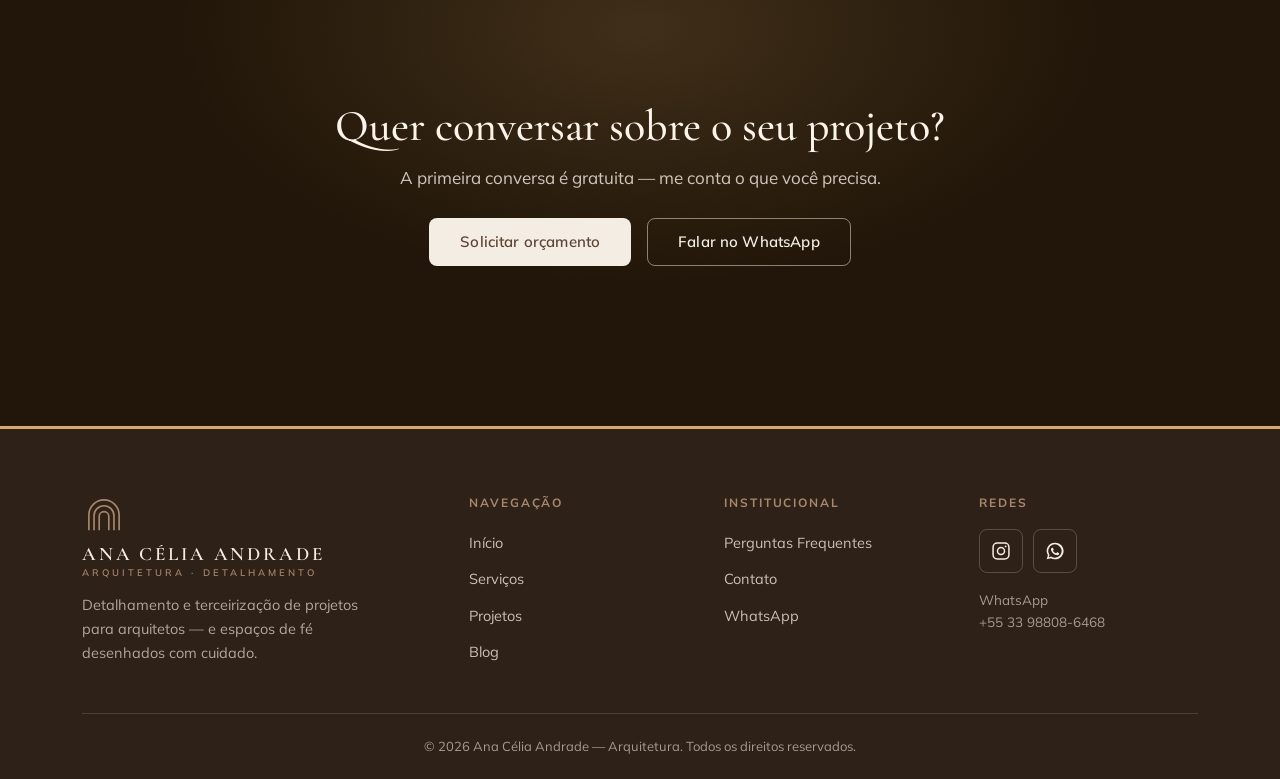
<file: site/blog.html>
<!DOCTYPE html>
<html lang="pt-BR">
<head>
<meta charset="UTF-8">
<meta name="viewport" content="width=device-width, initial-scale=1.0">
<meta name="description" content="Blog de Ana Célia Andrade — reflexões sobre arquitetura, detalhe e fé: luz, liturgia, materiais e o cuidado de desenhar espaços que servem às pessoas.">
<meta name="theme-color" content="#F3EDE4">
<title>Blog — Ana Célia Andrade · Arquitetura e Detalhamento</title>
<link rel="icon" type="image/svg+xml" href="assets/favicon.svg">
<link rel="icon" type="image/png" sizes="32x32" href="assets/favicon-32.png">
<link rel="apple-touch-icon" href="assets/apple-touch-icon.png">
<script>document.documentElement.classList.add('has-anim');</script>
<link rel="preconnect" href="https://fonts.googleapis.com">
<link rel="preconnect" href="https://fonts.gstatic.com" crossorigin>
<link href="https://fonts.googleapis.com/css2?family=Cormorant+Garamond:ital,wght@0,400;0,500;0,600;1,400;1,500&family=Mulish:wght@400;500;600;700&display=swap" rel="stylesheet">
<link rel="stylesheet" href="assets/styles.css">
</head>
<body>

<a class="skip-link" href="#conteudo">Pular para o conteúdo</a>

<header class="site-header">
  <div class="wrap">
    <nav class="nav" aria-label="Navegação principal">
      <a href="index.html" class="brand" aria-label="Ana Célia Andrade — Arquitetura e Detalhamento, início">
        <span class="brand-mark"><svg class="bm-arcs" viewBox="0 0 64 56" fill="none" stroke="currentColor" stroke-width="2.4" aria-hidden="true"><path d="M10 54 V32 a22 22 0 0 1 44 0 V54"/><path d="M17.5 54 V33 a14.5 14.5 0 0 1 29 0 V54"/><path d="M25 54 V34 a7 7 0 0 1 14 0 V54"/></svg><span class="bm-txt"><span class="bm-name">Ana Célia Andrade</span><span class="bm-sub">Arquitetura · Detalhamento</span></span></span>
      </a>
      <button class="nav-toggle" id="navToggle" aria-expanded="false" aria-controls="navMenu" aria-label="Abrir menu de navegação">
        <svg class="icon-open" viewBox="0 0 24 24" fill="none" stroke="currentColor" stroke-width="2" stroke-linecap="round" aria-hidden="true"><line x1="3" y1="6" x2="21" y2="6"/><line x1="3" y1="12" x2="21" y2="12"/><line x1="3" y1="18" x2="21" y2="18"/></svg>
        <svg class="icon-close" viewBox="0 0 24 24" fill="none" stroke="currentColor" stroke-width="2" stroke-linecap="round" aria-hidden="true"><line x1="6" y1="6" x2="18" y2="18"/><line x1="6" y1="18" x2="18" y2="6"/></svg>
      </button>
      <div class="nav-menu" id="navMenu">
        <ul>
          <li><a class="nav-link" href="index.html">Início</a></li>
          <li><a class="nav-link" href="servicos.html">Serviços</a></li>
          <li><a class="nav-link" href="projetos.html">Projetos</a></li>
          <li><a class="nav-link" href="blog.html" aria-current="page">Blog</a></li>
          <li><a class="nav-link" href="faq.html">FAQ</a></li>
          <li><a class="nav-link" href="contato.html">Contato</a></li>
        </ul>
        <a href="contato.html" class="btn btn-primary nav-cta">Solicitar orçamento</a>
      </div>
    </nav>
  </div>
</header>

<main id="conteudo">

  <section class="page-hero" aria-labelledby="page-title">
    <div class="page-hero-media">
      <img src="assets/interior-capela-2.jpg" alt="Interior de igreja com vitrais e luz natural" width="1200" height="800" data-parallax="40">
    </div>
    <div class="wrap">
      <span class="eyebrow">Blog</span>
      <h1 id="page-title" class="rv-split">Reflexões sobre arquitetura, detalhe e fé</h1>
      <p>Luz, liturgia, materiais e o cuidado de desenhar espaços que servem às pessoas.</p>
      <nav class="breadcrumb" aria-label="Trilha de navegação"><a href="index.html">Início</a><span>/</span>Blog</nav>
    </div>
  </section>

  <section aria-label="Artigos do blog">
    <div class="wrap">
      <div class="blog-grid" data-stagger>
        <article class="post-card" data-animate="fade">
          <a href="blog-luz-na-liturgia.html" class="post-thumb" aria-hidden="true" tabindex="-1"><img src="assets/vitral-interior.jpg" alt="" loading="lazy" width="400" height="250"></a>
          <div class="post-body">
            <div class="post-meta">Liturgia · Fev 2026</div>
            <h3><a href="blog-luz-na-liturgia.html">A luz natural na liturgia</a></h3>
            <p>Como a luz que atravessa a nave deixa de ser detalhe e se torna instrumento de oração e contemplação.</p>
            <a href="blog-luz-na-liturgia.html" class="post-more">Ler artigo <span class="arrow" aria-hidden="true">→</span></a>
          </div>
        </article>
        <article class="post-card" data-animate="fade">
          <a href="blog-altar-coracao.html" class="post-thumb" aria-hidden="true" tabindex="-1"><img src="assets/ambao-biblia.jpg" alt="" loading="lazy" width="400" height="250"></a>
          <div class="post-body">
            <div class="post-meta">Projeto · Jan 2026</div>
            <h3><a href="blog-altar-coracao.html">O altar, coração do templo</a></h3>
            <p>Por que todo projeto sacro começa pelo altar — e como a assembleia se organiza em torno dele.</p>
            <a href="blog-altar-coracao.html" class="post-more">Ler artigo <span class="arrow" aria-hidden="true">→</span></a>
          </div>
        </article>
        <article class="post-card" data-animate="fade">
          <a href="blog-materiais-simbolismo.html" class="post-thumb" aria-hidden="true" tabindex="-1"><img src="assets/arte-sacra.jpg" alt="" loading="lazy" width="400" height="250"></a>
          <div class="post-body">
            <div class="post-meta">Simbolismo · Dez 2025</div>
            <h3><a href="blog-materiais-simbolismo.html">Materiais que falam: o simbolismo na arte sacra</a></h3>
            <p>Pedra, madeira, luz e ouro: como os materiais carregam sentido e conduzem à devoção.</p>
            <a href="blog-materiais-simbolismo.html" class="post-more">Ler artigo <span class="arrow" aria-hidden="true">→</span></a>
          </div>
        </article>
      </div>
      <p class="projects-note" data-animate="fade">Novos artigos em breve.</p>
    </div>
  </section>

  <section class="cta-band" aria-label="Convite ao contato">
    <div class="wrap" data-stagger>
      <h2 data-animate>Quer conversar sobre o seu projeto?</h2>
      <p data-animate>A primeira conversa é gratuita — me conta o que você precisa.</p>
      <div class="actions" data-animate>
        <a href="contato.html" class="btn btn-on-dark">Solicitar orçamento</a>
        <a href="https://wa.me/5533988086468" target="_blank" rel="noopener" class="btn btn-ghost-dark">Falar no WhatsApp</a>
      </div>
    </div>
  </section>

</main>

<footer class="site-footer">
  <div class="wrap">
    <div class="footer-top" data-stagger>
      <div class="footer-brand" data-animate>
        <span class="brand-mark vertical on-dark"><svg class="bm-arcs" viewBox="0 0 64 56" fill="none" stroke="currentColor" stroke-width="2.4" aria-hidden="true"><path d="M10 54 V32 a22 22 0 0 1 44 0 V54"/><path d="M17.5 54 V33 a14.5 14.5 0 0 1 29 0 V54"/><path d="M25 54 V34 a7 7 0 0 1 14 0 V54"/></svg><span class="bm-txt"><span class="bm-name">Ana Célia Andrade</span><span class="bm-sub">Arquitetura · Detalhamento</span></span></span>
        <p>Detalhamento e terceirização de projetos para arquitetos — e espaços de fé desenhados com cuidado.</p>
      </div>
      <div class="footer-col" data-animate>
        <h4>Navegação</h4>
        <ul><li><a href="index.html">Início</a></li><li><a href="servicos.html">Serviços</a></li><li><a href="projetos.html">Projetos</a></li><li><a href="blog.html">Blog</a></li></ul>
      </div>
      <div class="footer-col" data-animate>
        <h4>Institucional</h4>
        <ul><li><a href="faq.html">Perguntas Frequentes</a></li><li><a href="contato.html">Contato</a></li><li><a href="https://wa.me/5533988086468" target="_blank" rel="noopener">WhatsApp</a></li></ul>
      </div>
      <div class="footer-col" data-animate>
        <h4>Redes</h4>
        <div class="social">
          <a href="https://www.instagram.com/anaceliandrade.arquiteta/" target="_blank" rel="noopener" aria-label="Instagram de Ana Célia (abre em nova aba)"><svg viewBox="0 0 24 24" fill="none" stroke="currentColor" stroke-width="1.8" aria-hidden="true"><rect x="2.5" y="2.5" width="19" height="19" rx="5"/><circle cx="12" cy="12" r="4.2"/><circle cx="17.5" cy="6.5" r="1.1" fill="currentColor" stroke="none"/></svg></a>
          <a href="https://wa.me/5533988086468" target="_blank" rel="noopener" aria-label="WhatsApp de Ana Célia (abre em nova aba)"><svg viewBox="0 0 24 24" fill="currentColor" aria-hidden="true"><path d="M12 2a9.9 9.9 0 00-8.5 15L2 22l5.2-1.4A10 10 0 1012 2zm0 18a8 8 0 01-4.1-1.1l-.3-.2-3 .8.8-2.9-.2-.3A8 8 0 1112 20zm4.4-5.6c-.24-.12-1.42-.7-1.64-.78-.22-.08-.38-.12-.54.12-.16.24-.62.78-.76.94-.14.16-.28.18-.52.06a6.5 6.5 0 01-1.92-1.18 7.2 7.2 0 01-1.33-1.65c-.14-.24 0-.37.1-.49.1-.1.24-.28.36-.42.12-.14.16-.24.24-.4.08-.16.04-.3-.02-.42-.06-.12-.54-1.3-.74-1.78-.2-.47-.4-.4-.54-.41h-.46c-.16 0-.42.06-.64.3-.22.24-.84.82-.84 2s.86 2.32.98 2.48c.12.16 1.7 2.6 4.12 3.64.58.25 1.03.4 1.38.5.58.19 1.1.16 1.52.1.46-.07 1.42-.58 1.62-1.14.2-.56.2-1.04.14-1.14-.06-.1-.22-.16-.46-.28z"/></svg></a>
        </div>
        <p style="margin-top:16px;color:rgba(243,237,228,.6);font-size:13.5px">WhatsApp<br>+55 33 98808-6468</p>
      </div>
    </div>
    <div class="footer-bottom">© <span data-year>2026</span> Ana Célia Andrade — Arquitetura. Todos os direitos reservados.</div>
  </div>
</footer>

<script src="assets/main.js"></script>
</body>
</html>
</file>
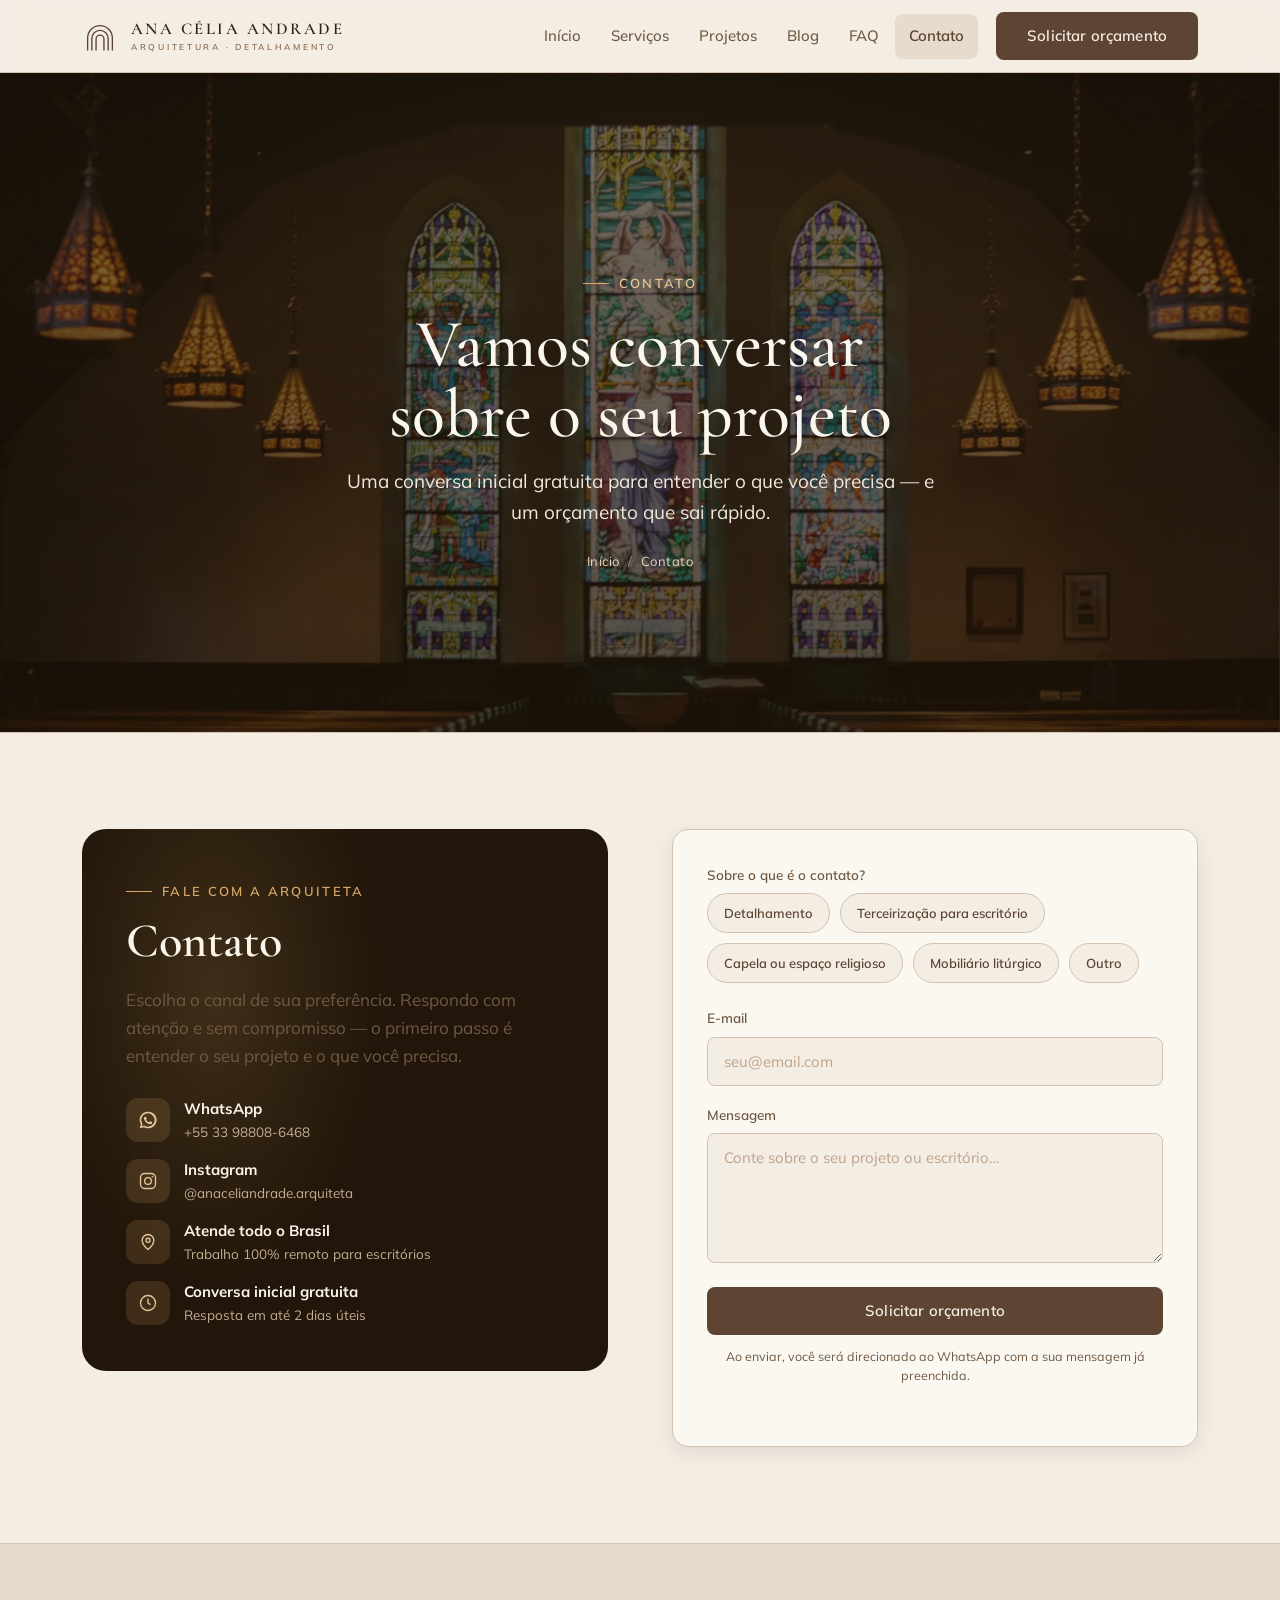
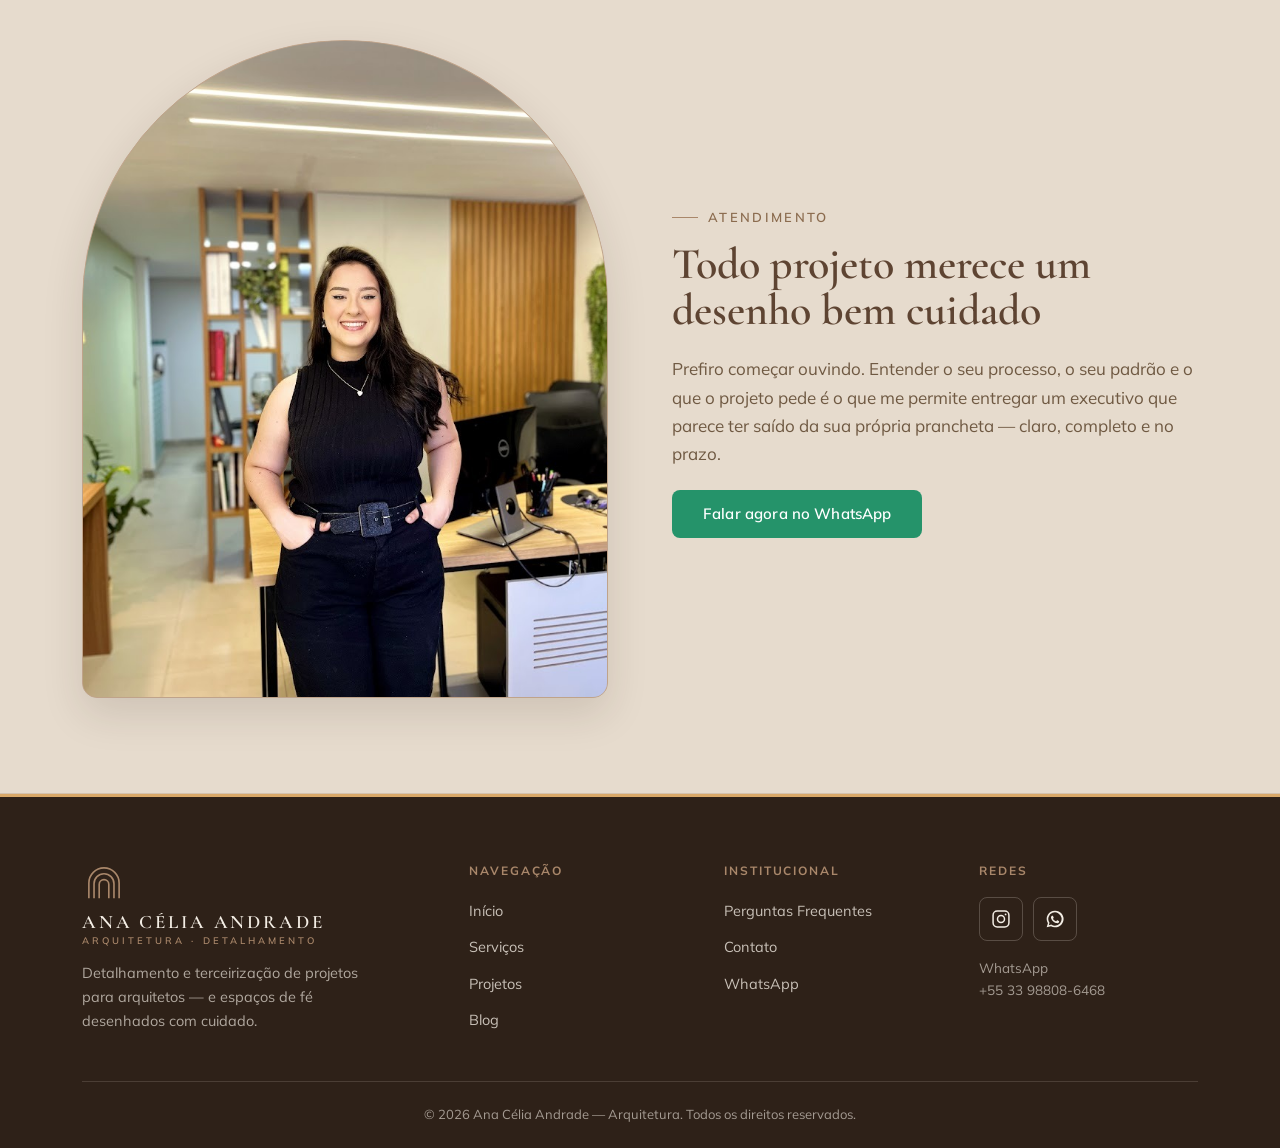
<file: site/contato.html>
<!DOCTYPE html>
<html lang="pt-BR">
<head>
<meta charset="UTF-8">
<meta name="viewport" content="width=device-width, initial-scale=1.0">
<meta name="description" content="Fale com Ana Célia Andrade — Arquitetura e Detalhamento. Solicite um orçamento pelo formulário ou WhatsApp: terceirização de detalhamento para escritórios e projetos religiosos.">
<meta name="theme-color" content="#F3EDE4">
<title>Contato — Ana Célia Andrade · Arquitetura e Detalhamento</title>
<link rel="icon" type="image/svg+xml" href="assets/favicon.svg">
<link rel="icon" type="image/png" sizes="32x32" href="assets/favicon-32.png">
<link rel="apple-touch-icon" href="assets/apple-touch-icon.png">
<script>document.documentElement.classList.add('has-anim');</script>
<link rel="preconnect" href="https://fonts.googleapis.com">
<link rel="preconnect" href="https://fonts.gstatic.com" crossorigin>
<link href="https://fonts.googleapis.com/css2?family=Cormorant+Garamond:ital,wght@0,400;0,500;0,600;1,400;1,500&family=Mulish:wght@400;500;600;700&display=swap" rel="stylesheet">
<link rel="stylesheet" href="assets/styles.css">
</head>
<body>

<a class="skip-link" href="#conteudo">Pular para o conteúdo</a>

<header class="site-header">
  <div class="wrap">
    <nav class="nav" aria-label="Navegação principal">
      <a href="index.html" class="brand" aria-label="Ana Célia Andrade — Arquitetura e Detalhamento, início">
        <span class="brand-mark"><svg class="bm-arcs" viewBox="0 0 64 56" fill="none" stroke="currentColor" stroke-width="2.4" aria-hidden="true"><path d="M10 54 V32 a22 22 0 0 1 44 0 V54"/><path d="M17.5 54 V33 a14.5 14.5 0 0 1 29 0 V54"/><path d="M25 54 V34 a7 7 0 0 1 14 0 V54"/></svg><span class="bm-txt"><span class="bm-name">Ana Célia Andrade</span><span class="bm-sub">Arquitetura · Detalhamento</span></span></span>
      </a>
      <button class="nav-toggle" id="navToggle" aria-expanded="false" aria-controls="navMenu" aria-label="Abrir menu de navegação">
        <svg class="icon-open" viewBox="0 0 24 24" fill="none" stroke="currentColor" stroke-width="2" stroke-linecap="round" aria-hidden="true"><line x1="3" y1="6" x2="21" y2="6"/><line x1="3" y1="12" x2="21" y2="12"/><line x1="3" y1="18" x2="21" y2="18"/></svg>
        <svg class="icon-close" viewBox="0 0 24 24" fill="none" stroke="currentColor" stroke-width="2" stroke-linecap="round" aria-hidden="true"><line x1="6" y1="6" x2="18" y2="18"/><line x1="6" y1="18" x2="18" y2="6"/></svg>
      </button>
      <div class="nav-menu" id="navMenu">
        <ul>
          <li><a class="nav-link" href="index.html">Início</a></li>
          <li><a class="nav-link" href="servicos.html">Serviços</a></li>
          <li><a class="nav-link" href="projetos.html">Projetos</a></li>
          <li><a class="nav-link" href="blog.html">Blog</a></li>
          <li><a class="nav-link" href="faq.html">FAQ</a></li>
          <li><a class="nav-link" href="contato.html" aria-current="page">Contato</a></li>
        </ul>
        <a href="#form" class="btn btn-primary nav-cta">Solicitar orçamento</a>
      </div>
    </nav>
  </div>
</header>

<main id="conteudo">

  <section class="page-hero" aria-labelledby="page-title">
    <div class="page-hero-media">
      <img src="assets/vitral-interior.jpg" alt="Interior de igreja com luz natural" width="1200" height="800" data-parallax="40">
    </div>
    <div class="wrap">
      <span class="eyebrow">Contato</span>
      <h1 id="page-title" class="rv-split">Vamos conversar sobre o seu projeto</h1>
      <p>Uma conversa inicial gratuita para entender o que você precisa — e um orçamento que sai rápido.</p>
      <nav class="breadcrumb" aria-label="Trilha de navegação"><a href="index.html">Início</a><span>/</span>Contato</nav>
    </div>
  </section>

  <section class="contact" id="form" aria-labelledby="contact-title">
    <div class="wrap">
      <div class="contact-grid">
        <div class="contact-copy contact-panel" data-animate="left">
          <span class="eyebrow">Fale com a arquiteta</span>
          <div class="sec-head" style="margin:14px 0 20px"><h2 id="contact-title">Contato</h2></div>
          <p>Escolha o canal de sua preferência. Respondo com atenção e sem compromisso — o primeiro passo é entender o seu projeto e o que você precisa.</p>
          <ul class="contact-list">
            <li>
              <a href="https://wa.me/5533988086468" target="_blank" rel="noopener" aria-label="Conversar pelo WhatsApp (abre em nova aba)">
                <span class="ci" aria-hidden="true"><svg viewBox="0 0 24 24" fill="currentColor"><path d="M12 2a9.9 9.9 0 00-8.5 15L2 22l5.2-1.4A10 10 0 1012 2zm0 18a8 8 0 01-4.1-1.1l-.3-.2-3 .8.8-2.9-.2-.3A8 8 0 1112 20zm4.4-5.6c-.24-.12-1.42-.7-1.64-.78-.22-.08-.38-.12-.54.12-.16.24-.62.78-.76.94-.14.16-.28.18-.52.06a6.5 6.5 0 01-1.92-1.18 7.2 7.2 0 01-1.33-1.65c-.14-.24 0-.37.1-.49.1-.1.24-.28.36-.42.12-.14.16-.24.24-.4.08-.16.04-.3-.02-.42-.06-.12-.54-1.3-.74-1.78-.2-.47-.4-.4-.54-.41h-.46c-.16 0-.42.06-.64.3-.22.24-.84.82-.84 2s.86 2.32.98 2.48c.12.16 1.7 2.6 4.12 3.64.58.25 1.03.4 1.38.5.58.19 1.1.16 1.52.1.46-.07 1.42-.58 1.62-1.14.2-.56.2-1.04.14-1.14-.06-.1-.22-.16-.46-.28z"/></svg></span>
                <span><b>WhatsApp</b><span>+55 33 98808-6468</span></span>
              </a>
            </li>
            <li>
              <a href="https://www.instagram.com/anaceliandrade.arquiteta/" target="_blank" rel="noopener" aria-label="Instagram @anaceliandrade.arquiteta (abre em nova aba)">
                <span class="ci" aria-hidden="true"><svg viewBox="0 0 24 24" fill="none" stroke="currentColor" stroke-width="1.6"><rect x="3" y="3" width="18" height="18" rx="5"/><circle cx="12" cy="12" r="4"/><circle cx="17.3" cy="6.7" r="1" fill="currentColor" stroke="none"/></svg></span>
                <span><b>Instagram</b><span>@anaceliandrade.arquiteta</span></span>
              </a>
            </li>
            <li>
              <span class="ci" aria-hidden="true"><svg viewBox="0 0 24 24" fill="none" stroke="currentColor" stroke-width="1.6"><path d="M12 21s-7-5.5-7-11a7 7 0 0114 0c0 5.5-7 11-7 11z"/><circle cx="12" cy="10" r="2.5"/></svg></span>
              <span><b>Atende todo o Brasil</b><span>Trabalho 100% remoto para escritórios</span></span>
            </li>
            <li>
              <span class="ci" aria-hidden="true"><svg viewBox="0 0 24 24" fill="none" stroke="currentColor" stroke-width="1.6"><circle cx="12" cy="12" r="9"/><path d="M12 7v5l3 2"/></svg></span>
              <span><b>Conversa inicial gratuita</b><span>Resposta em até 2 dias úteis</span></span>
            </li>
          </ul>
        </div>

        <form class="contact-form" id="contactForm" novalidate data-animate="right">
          <div class="field">
            <label id="assunto-label">Sobre o que é o contato?</label>
            <div class="chips" role="group" aria-labelledby="assunto-label">
              <button type="button" class="chip" aria-pressed="false">Detalhamento</button>
              <button type="button" class="chip" aria-pressed="false">Terceirização para escritório</button>
              <button type="button" class="chip" aria-pressed="false">Capela ou espaço religioso</button>
              <button type="button" class="chip" aria-pressed="false">Mobiliário litúrgico</button>
              <button type="button" class="chip" aria-pressed="false">Outro</button>
            </div>
            <input type="hidden" name="assunto" id="assunto" value="">
          </div>
          <div class="field">
            <label for="email">E-mail</label>
            <input type="email" id="email" name="email" placeholder="seu@email.com" autocomplete="email" required>
          </div>
          <div class="field">
            <label for="mensagem">Mensagem</label>
            <textarea id="mensagem" name="mensagem" placeholder="Conte sobre o seu projeto ou escritório…" required></textarea>
          </div>
          <button type="submit" class="btn btn-primary">Solicitar orçamento</button>
          <p class="form-hint">Ao enviar, você será direcionado ao WhatsApp com a sua mensagem já preenchida.</p>
          <p class="form-status" id="formStatus" role="status" aria-live="polite"></p>
        </form>
      </div>
    </div>
  </section>

  <!-- Faixa com foto + convite ao WhatsApp -->
  <section class="section-alt" aria-label="Convite">
    <div class="wrap">
      <div class="about-grid">
        <div class="about-figure" data-animate="fade">
          <div class="frame"><img src="assets/ana-escritorio-2.jpg" alt="Ana Célia, arquiteta, em seu escritório" loading="lazy" width="640" height="800"></div>
        </div>
        <div class="about-body" data-animate="right">
          <span class="eyebrow">Atendimento</span>
          <h2>Todo projeto merece um desenho bem cuidado</h2>
          <p>Prefiro começar ouvindo. Entender o seu processo, o seu padrão e o que o projeto pede é o que me permite entregar um executivo que parece ter saído da sua própria prancheta — claro, completo e no prazo.</p>
          <a href="https://wa.me/5533988086468" target="_blank" rel="noopener" class="btn btn-whats">Falar agora no WhatsApp</a>
        </div>
      </div>
    </div>
  </section>

</main>

<footer class="site-footer">
  <div class="wrap">
    <div class="footer-top" data-stagger>
      <div class="footer-brand" data-animate>
        <span class="brand-mark vertical on-dark"><svg class="bm-arcs" viewBox="0 0 64 56" fill="none" stroke="currentColor" stroke-width="2.4" aria-hidden="true"><path d="M10 54 V32 a22 22 0 0 1 44 0 V54"/><path d="M17.5 54 V33 a14.5 14.5 0 0 1 29 0 V54"/><path d="M25 54 V34 a7 7 0 0 1 14 0 V54"/></svg><span class="bm-txt"><span class="bm-name">Ana Célia Andrade</span><span class="bm-sub">Arquitetura · Detalhamento</span></span></span>
        <p>Detalhamento e terceirização de projetos para arquitetos — e espaços de fé desenhados com cuidado.</p>
      </div>
      <div class="footer-col" data-animate>
        <h4>Navegação</h4>
        <ul><li><a href="index.html">Início</a></li><li><a href="servicos.html">Serviços</a></li><li><a href="projetos.html">Projetos</a></li><li><a href="blog.html">Blog</a></li></ul>
      </div>
      <div class="footer-col" data-animate>
        <h4>Institucional</h4>
        <ul><li><a href="faq.html">Perguntas Frequentes</a></li><li><a href="contato.html">Contato</a></li><li><a href="https://wa.me/5533988086468" target="_blank" rel="noopener">WhatsApp</a></li></ul>
      </div>
      <div class="footer-col" data-animate>
        <h4>Redes</h4>
        <div class="social">
          <a href="https://www.instagram.com/anaceliandrade.arquiteta/" target="_blank" rel="noopener" aria-label="Instagram de Ana Célia (abre em nova aba)"><svg viewBox="0 0 24 24" fill="none" stroke="currentColor" stroke-width="1.8" aria-hidden="true"><rect x="2.5" y="2.5" width="19" height="19" rx="5"/><circle cx="12" cy="12" r="4.2"/><circle cx="17.5" cy="6.5" r="1.1" fill="currentColor" stroke="none"/></svg></a>
          <a href="https://wa.me/5533988086468" target="_blank" rel="noopener" aria-label="WhatsApp de Ana Célia (abre em nova aba)"><svg viewBox="0 0 24 24" fill="currentColor" aria-hidden="true"><path d="M12 2a9.9 9.9 0 00-8.5 15L2 22l5.2-1.4A10 10 0 1012 2zm0 18a8 8 0 01-4.1-1.1l-.3-.2-3 .8.8-2.9-.2-.3A8 8 0 1112 20zm4.4-5.6c-.24-.12-1.42-.7-1.64-.78-.22-.08-.38-.12-.54.12-.16.24-.62.78-.76.94-.14.16-.28.18-.52.06a6.5 6.5 0 01-1.92-1.18 7.2 7.2 0 01-1.33-1.65c-.14-.24 0-.37.1-.49.1-.1.24-.28.36-.42.12-.14.16-.24.24-.4.08-.16.04-.3-.02-.42-.06-.12-.54-1.3-.74-1.78-.2-.47-.4-.4-.54-.41h-.46c-.16 0-.42.06-.64.3-.22.24-.84.82-.84 2s.86 2.32.98 2.48c.12.16 1.7 2.6 4.12 3.64.58.25 1.03.4 1.38.5.58.19 1.1.16 1.52.1.46-.07 1.42-.58 1.62-1.14.2-.56.2-1.04.14-1.14-.06-.1-.22-.16-.46-.28z"/></svg></a>
        </div>
        <p style="margin-top:16px;color:rgba(243,237,228,.6);font-size:13.5px">WhatsApp<br>+55 33 98808-6468</p>
      </div>
    </div>
    <div class="footer-bottom">© <span data-year>2026</span> Ana Célia Andrade — Arquitetura. Todos os direitos reservados.</div>
  </div>
</footer>

<script src="assets/main.js"></script>
</body>
</html>
</file>
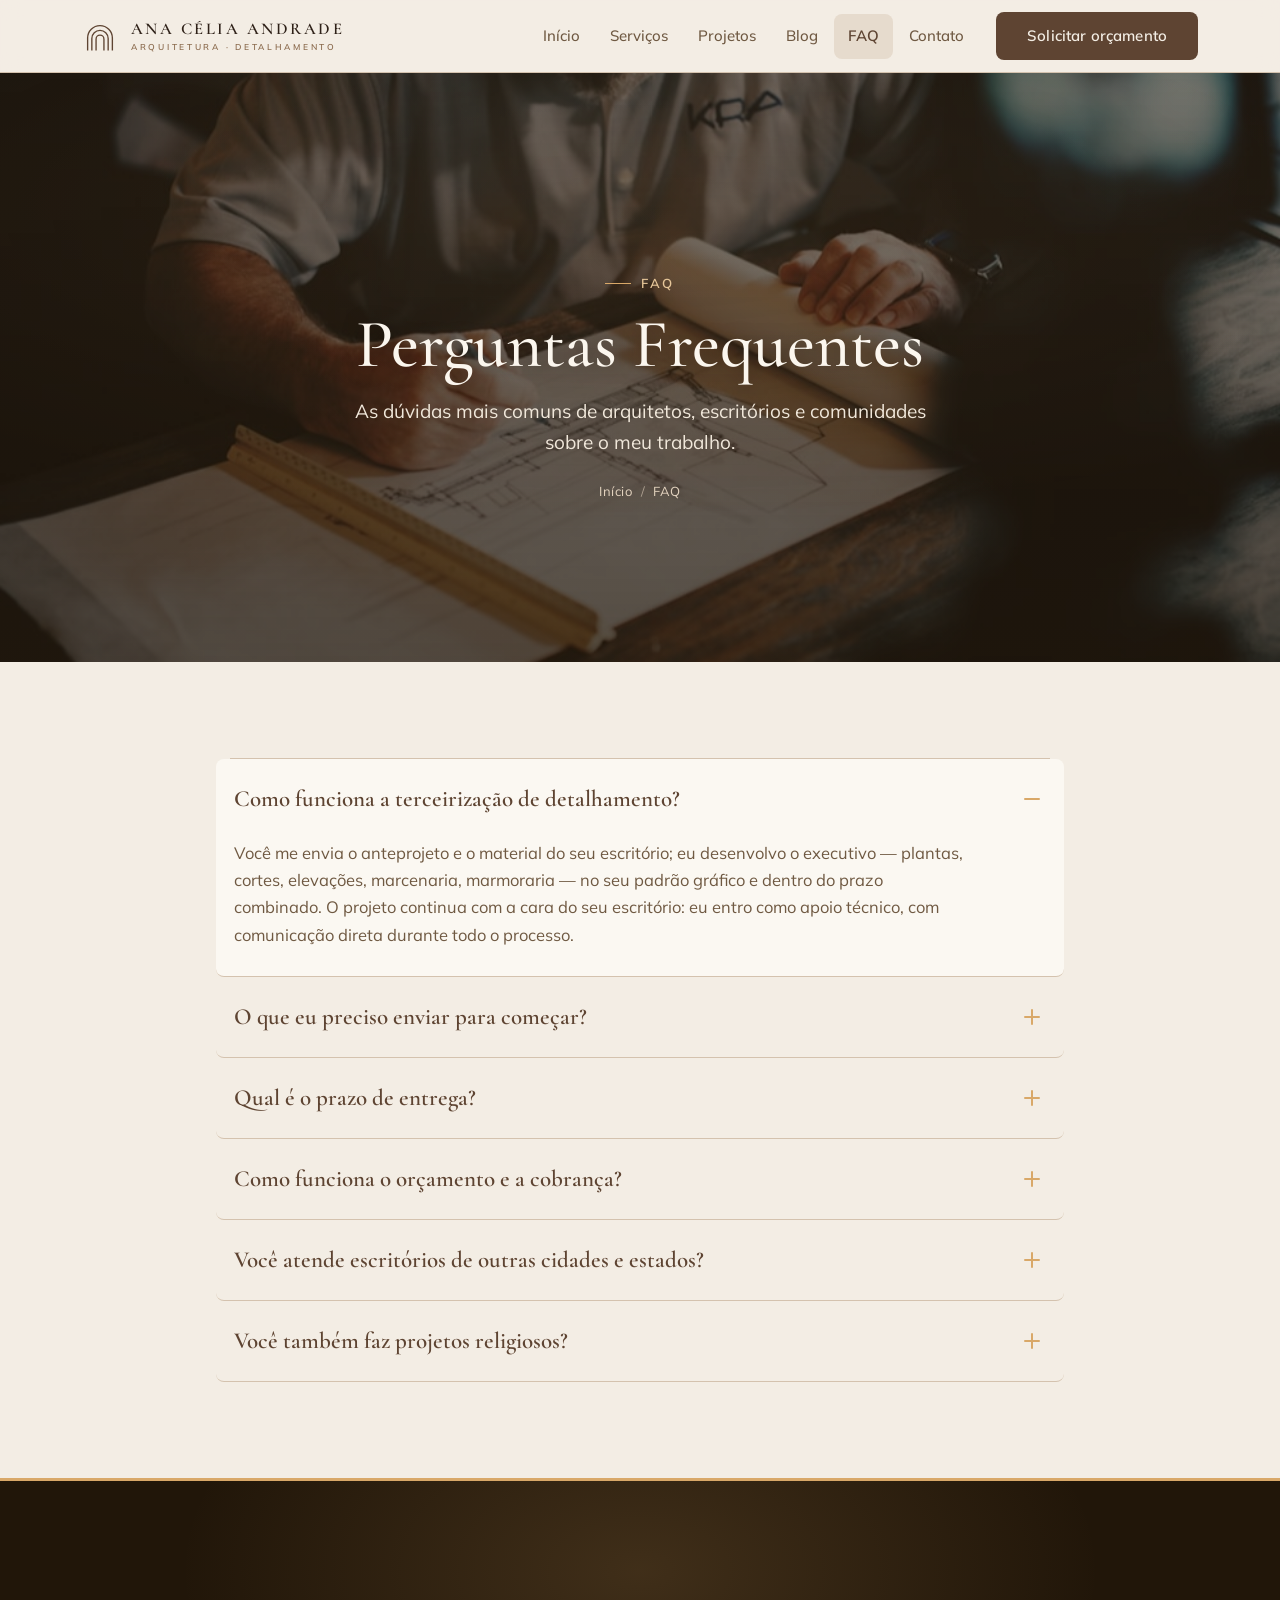
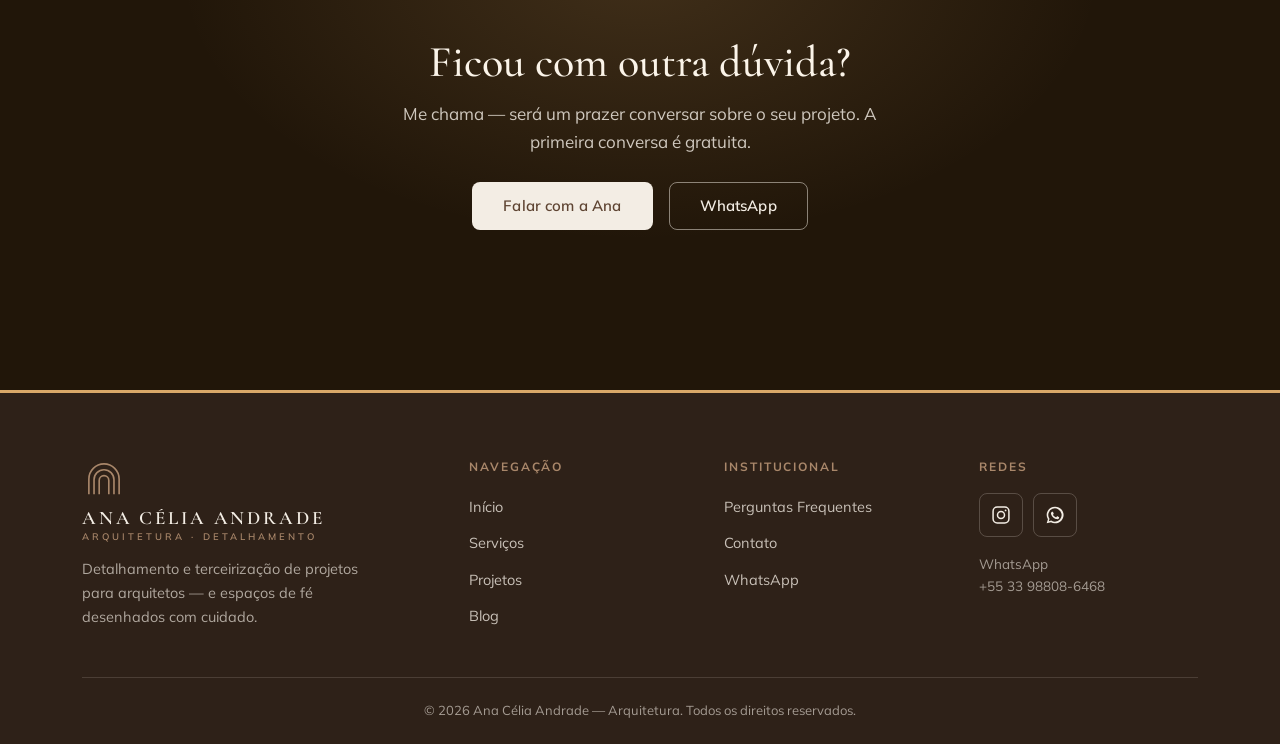
<file: site/faq.html>
<!DOCTYPE html>
<html lang="pt-BR">
<head>
<meta charset="UTF-8">
<meta name="viewport" content="width=device-width, initial-scale=1.0">
<meta name="description" content="Perguntas frequentes sobre terceirização de detalhamento para arquitetos e escritórios: como funciona, o que enviar, prazos, orçamento e projetos religiosos.">
<meta name="theme-color" content="#F3EDE4">
<title>Perguntas Frequentes — Ana Célia Andrade · Arquitetura e Detalhamento</title>
<link rel="icon" type="image/svg+xml" href="assets/favicon.svg">
<link rel="icon" type="image/png" sizes="32x32" href="assets/favicon-32.png">
<link rel="apple-touch-icon" href="assets/apple-touch-icon.png">
<script>document.documentElement.classList.add('has-anim');</script>
<link rel="preconnect" href="https://fonts.googleapis.com">
<link rel="preconnect" href="https://fonts.gstatic.com" crossorigin>
<link href="https://fonts.googleapis.com/css2?family=Cormorant+Garamond:ital,wght@0,400;0,500;0,600;1,400;1,500&family=Mulish:wght@400;500;600;700&display=swap" rel="stylesheet">
<link rel="stylesheet" href="assets/styles.css">
</head>
<body>

<a class="skip-link" href="#conteudo">Pular para o conteúdo</a>

<header class="site-header">
  <div class="wrap">
    <nav class="nav" aria-label="Navegação principal">
      <a href="index.html" class="brand" aria-label="Ana Célia Andrade — Arquitetura e Detalhamento, início">
        <span class="brand-mark"><svg class="bm-arcs" viewBox="0 0 64 56" fill="none" stroke="currentColor" stroke-width="2.4" aria-hidden="true"><path d="M10 54 V32 a22 22 0 0 1 44 0 V54"/><path d="M17.5 54 V33 a14.5 14.5 0 0 1 29 0 V54"/><path d="M25 54 V34 a7 7 0 0 1 14 0 V54"/></svg><span class="bm-txt"><span class="bm-name">Ana Célia Andrade</span><span class="bm-sub">Arquitetura · Detalhamento</span></span></span>
      </a>
      <button class="nav-toggle" id="navToggle" aria-expanded="false" aria-controls="navMenu" aria-label="Abrir menu de navegação">
        <svg class="icon-open" viewBox="0 0 24 24" fill="none" stroke="currentColor" stroke-width="2" stroke-linecap="round" aria-hidden="true"><line x1="3" y1="6" x2="21" y2="6"/><line x1="3" y1="12" x2="21" y2="12"/><line x1="3" y1="18" x2="21" y2="18"/></svg>
        <svg class="icon-close" viewBox="0 0 24 24" fill="none" stroke="currentColor" stroke-width="2" stroke-linecap="round" aria-hidden="true"><line x1="6" y1="6" x2="18" y2="18"/><line x1="6" y1="18" x2="18" y2="6"/></svg>
      </button>
      <div class="nav-menu" id="navMenu">
        <ul>
          <li><a class="nav-link" href="index.html">Início</a></li>
          <li><a class="nav-link" href="servicos.html">Serviços</a></li>
          <li><a class="nav-link" href="projetos.html">Projetos</a></li>
          <li><a class="nav-link" href="blog.html">Blog</a></li>
          <li><a class="nav-link" href="faq.html" aria-current="page">FAQ</a></li>
          <li><a class="nav-link" href="contato.html">Contato</a></li>
        </ul>
        <a href="contato.html" class="btn btn-primary nav-cta">Solicitar orçamento</a>
      </div>
    </nav>
  </div>
</header>

<main id="conteudo">

  <section class="page-hero" aria-labelledby="page-title">
    <div class="page-hero-media">
      <img src="assets/plantas.jpg" alt="Plantas técnicas de arquitetura sobre a prancheta" width="1200" height="800" data-parallax="40">
    </div>
    <div class="wrap">
      <span class="eyebrow">FAQ</span>
      <h1 id="page-title" class="rv-split">Perguntas Frequentes</h1>
      <p>As dúvidas mais comuns de arquitetos, escritórios e comunidades sobre o meu trabalho.</p>
      <nav class="breadcrumb" aria-label="Trilha de navegação"><a href="index.html">Início</a><span>/</span>FAQ</nav>
    </div>
  </section>

  <section aria-label="Lista de perguntas frequentes">
    <div class="wrap">
      <div class="faq-list" data-stagger>
        <div class="faq-item" data-animate>
          <h2 style="margin:0;font-size:1em">
            <button class="faq-q" aria-expanded="true" aria-controls="faq-a-1" id="faq-q-1"><span>Como funciona a terceirização de detalhamento?</span><span class="faq-icon" aria-hidden="true"></span></button>
          </h2>
          <div class="faq-a" id="faq-a-1" role="region" aria-labelledby="faq-q-1">
            <div class="faq-a-inner">Você me envia o anteprojeto e o material do seu escritório; eu desenvolvo o executivo — plantas, cortes, elevações, marcenaria, marmoraria — no seu padrão gráfico e dentro do prazo combinado. O projeto continua com a cara do seu escritório: eu entro como apoio técnico, com comunicação direta durante todo o processo.</div>
          </div>
        </div>
        <div class="faq-item" data-animate>
          <h2 style="margin:0;font-size:1em">
            <button class="faq-q" aria-expanded="false" aria-controls="faq-a-2" id="faq-q-2"><span>O que eu preciso enviar para começar?</span><span class="faq-icon" aria-hidden="true"></span></button>
          </h2>
          <div class="faq-a" id="faq-a-2" role="region" aria-labelledby="faq-q-2">
            <div class="faq-a-inner">O básico: anteprojeto ou estudo (DWG ou similar), referências do que foi aprovado com o cliente e, se houver, o template de pranchas do escritório. Na conversa inicial a gente confere juntos o que existe e o que falta — sem burocracia.</div>
          </div>
        </div>
        <div class="faq-item" data-animate>
          <h2 style="margin:0;font-size:1em">
            <button class="faq-q" aria-expanded="false" aria-controls="faq-a-3" id="faq-q-3"><span>Qual é o prazo de entrega?</span><span class="faq-icon" aria-hidden="true"></span></button>
          </h2>
          <div class="faq-a" id="faq-a-3" role="region" aria-labelledby="faq-q-3">
            <div class="faq-a-inner">Depende do tamanho e da complexidade do projeto — um caderno de marcenaria é diferente de um executivo completo. O cronograma é combinado no início, com entregas parciais para você acompanhar o andamento. Prazo combinado é prazo cumprido.</div>
          </div>
        </div>
        <div class="faq-item" data-animate>
          <h2 style="margin:0;font-size:1em">
            <button class="faq-q" aria-expanded="false" aria-controls="faq-a-4" id="faq-q-4"><span>Como funciona o orçamento e a cobrança?</span><span class="faq-icon" aria-hidden="true"></span></button>
          </h2>
          <div class="faq-a" id="faq-a-4" role="region" aria-labelledby="faq-q-4">
            <div class="faq-a-inner">Me chama no WhatsApp ou pelo formulário de contato contando o escopo. A primeira conversa é gratuita e o orçamento sai rápido — por projeto ou por pacote de pranchas, conforme fizer mais sentido para o seu caso. As rodadas de revisão ficam combinadas já no escopo.</div>
          </div>
        </div>
        <div class="faq-item" data-animate>
          <h2 style="margin:0;font-size:1em">
            <button class="faq-q" aria-expanded="false" aria-controls="faq-a-5" id="faq-q-5"><span>Você atende escritórios de outras cidades e estados?</span><span class="faq-icon" aria-hidden="true"></span></button>
          </h2>
          <div class="faq-a" id="faq-a-5" role="region" aria-labelledby="faq-q-5">
            <div class="faq-a-inner">Sim! O trabalho de detalhamento é 100% remoto — atendo escritórios de todo o Brasil. Alinhamentos por vídeo ou WhatsApp, arquivos organizados em nuvem e entregas dentro do combinado, esteja você onde estiver.</div>
          </div>
        </div>
        <div class="faq-item" data-animate>
          <h2 style="margin:0;font-size:1em">
            <button class="faq-q" aria-expanded="false" aria-controls="faq-a-6" id="faq-q-6"><span>Você também faz projetos religiosos?</span><span class="faq-icon" aria-hidden="true"></span></button>
          </h2>
          <div class="faq-a" id="faq-a-6" role="region" aria-labelledby="faq-q-6">
            <div class="faq-a-inner">Faço, e com um carinho especial. Atendo capelas, mobiliário litúrgico (altar, ambão, sacrário) e adequação litúrgica de ambientes já construídos — sempre com respeito à liturgia, às orientações da comunidade e à identidade de cada espaço de fé.</div>
          </div>
        </div>
      </div>
    </div>
  </section>

  <section class="cta-band" aria-label="Convite ao contato">
    <div class="wrap" data-stagger>
      <h2 data-animate>Ficou com outra dúvida?</h2>
      <p data-animate>Me chama — será um prazer conversar sobre o seu projeto. A primeira conversa é gratuita.</p>
      <div class="actions" data-animate>
        <a href="contato.html" class="btn btn-on-dark">Falar com a Ana</a>
        <a href="https://wa.me/5533988086468" target="_blank" rel="noopener" class="btn btn-ghost-dark">WhatsApp</a>
      </div>
    </div>
  </section>

</main>

<footer class="site-footer">
  <div class="wrap">
    <div class="footer-top" data-stagger>
      <div class="footer-brand" data-animate>
        <span class="brand-mark vertical on-dark"><svg class="bm-arcs" viewBox="0 0 64 56" fill="none" stroke="currentColor" stroke-width="2.4" aria-hidden="true"><path d="M10 54 V32 a22 22 0 0 1 44 0 V54"/><path d="M17.5 54 V33 a14.5 14.5 0 0 1 29 0 V54"/><path d="M25 54 V34 a7 7 0 0 1 14 0 V54"/></svg><span class="bm-txt"><span class="bm-name">Ana Célia Andrade</span><span class="bm-sub">Arquitetura · Detalhamento</span></span></span>
        <p>Detalhamento e terceirização de projetos para arquitetos — e espaços de fé desenhados com cuidado.</p>
      </div>
      <div class="footer-col" data-animate>
        <h4>Navegação</h4>
        <ul><li><a href="index.html">Início</a></li><li><a href="servicos.html">Serviços</a></li><li><a href="projetos.html">Projetos</a></li><li><a href="blog.html">Blog</a></li></ul>
      </div>
      <div class="footer-col" data-animate>
        <h4>Institucional</h4>
        <ul><li><a href="faq.html">Perguntas Frequentes</a></li><li><a href="contato.html">Contato</a></li><li><a href="https://wa.me/5533988086468" target="_blank" rel="noopener">WhatsApp</a></li></ul>
      </div>
      <div class="footer-col" data-animate>
        <h4>Redes</h4>
        <div class="social">
          <a href="https://www.instagram.com/anaceliandrade.arquiteta/" target="_blank" rel="noopener" aria-label="Instagram de Ana Célia (abre em nova aba)"><svg viewBox="0 0 24 24" fill="none" stroke="currentColor" stroke-width="1.8" aria-hidden="true"><rect x="2.5" y="2.5" width="19" height="19" rx="5"/><circle cx="12" cy="12" r="4.2"/><circle cx="17.5" cy="6.5" r="1.1" fill="currentColor" stroke="none"/></svg></a>
          <a href="https://wa.me/5533988086468" target="_blank" rel="noopener" aria-label="WhatsApp de Ana Célia (abre em nova aba)"><svg viewBox="0 0 24 24" fill="currentColor" aria-hidden="true"><path d="M12 2a9.9 9.9 0 00-8.5 15L2 22l5.2-1.4A10 10 0 1012 2zm0 18a8 8 0 01-4.1-1.1l-.3-.2-3 .8.8-2.9-.2-.3A8 8 0 1112 20zm4.4-5.6c-.24-.12-1.42-.7-1.64-.78-.22-.08-.38-.12-.54.12-.16.24-.62.78-.76.94-.14.16-.28.18-.52.06a6.5 6.5 0 01-1.92-1.18 7.2 7.2 0 01-1.33-1.65c-.14-.24 0-.37.1-.49.1-.1.24-.28.36-.42.12-.14.16-.24.24-.4.08-.16.04-.3-.02-.42-.06-.12-.54-1.3-.74-1.78-.2-.47-.4-.4-.54-.41h-.46c-.16 0-.42.06-.64.3-.22.24-.84.82-.84 2s.86 2.32.98 2.48c.12.16 1.7 2.6 4.12 3.64.58.25 1.03.4 1.38.5.58.19 1.1.16 1.52.1.46-.07 1.42-.58 1.62-1.14.2-.56.2-1.04.14-1.14-.06-.1-.22-.16-.46-.28z"/></svg></a>
        </div>
        <p style="margin-top:16px;color:rgba(243,237,228,.6);font-size:13.5px">WhatsApp<br>+55 33 98808-6468</p>
      </div>
    </div>
    <div class="footer-bottom">© <span data-year>2026</span> Ana Célia Andrade — Arquitetura. Todos os direitos reservados.</div>
  </div>
</footer>

<script src="assets/main.js"></script>
</body>
</html>
</file>
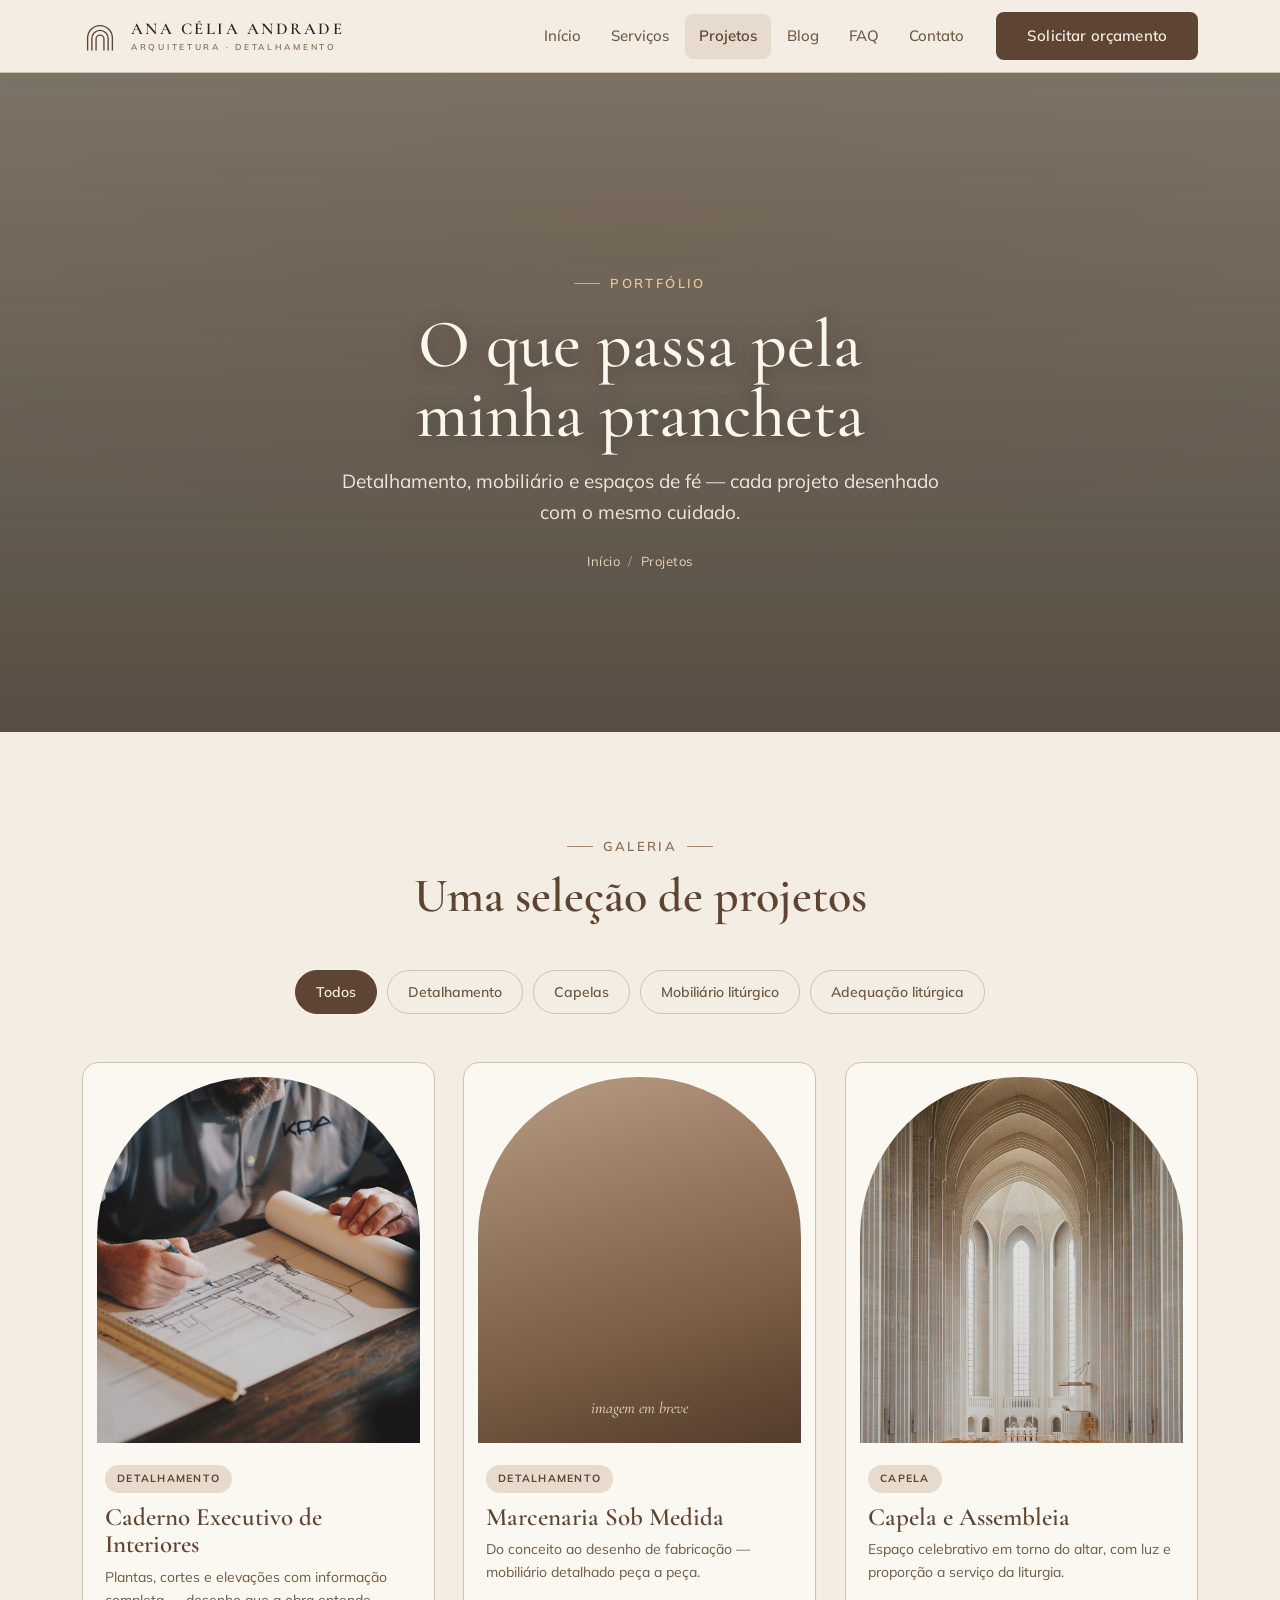
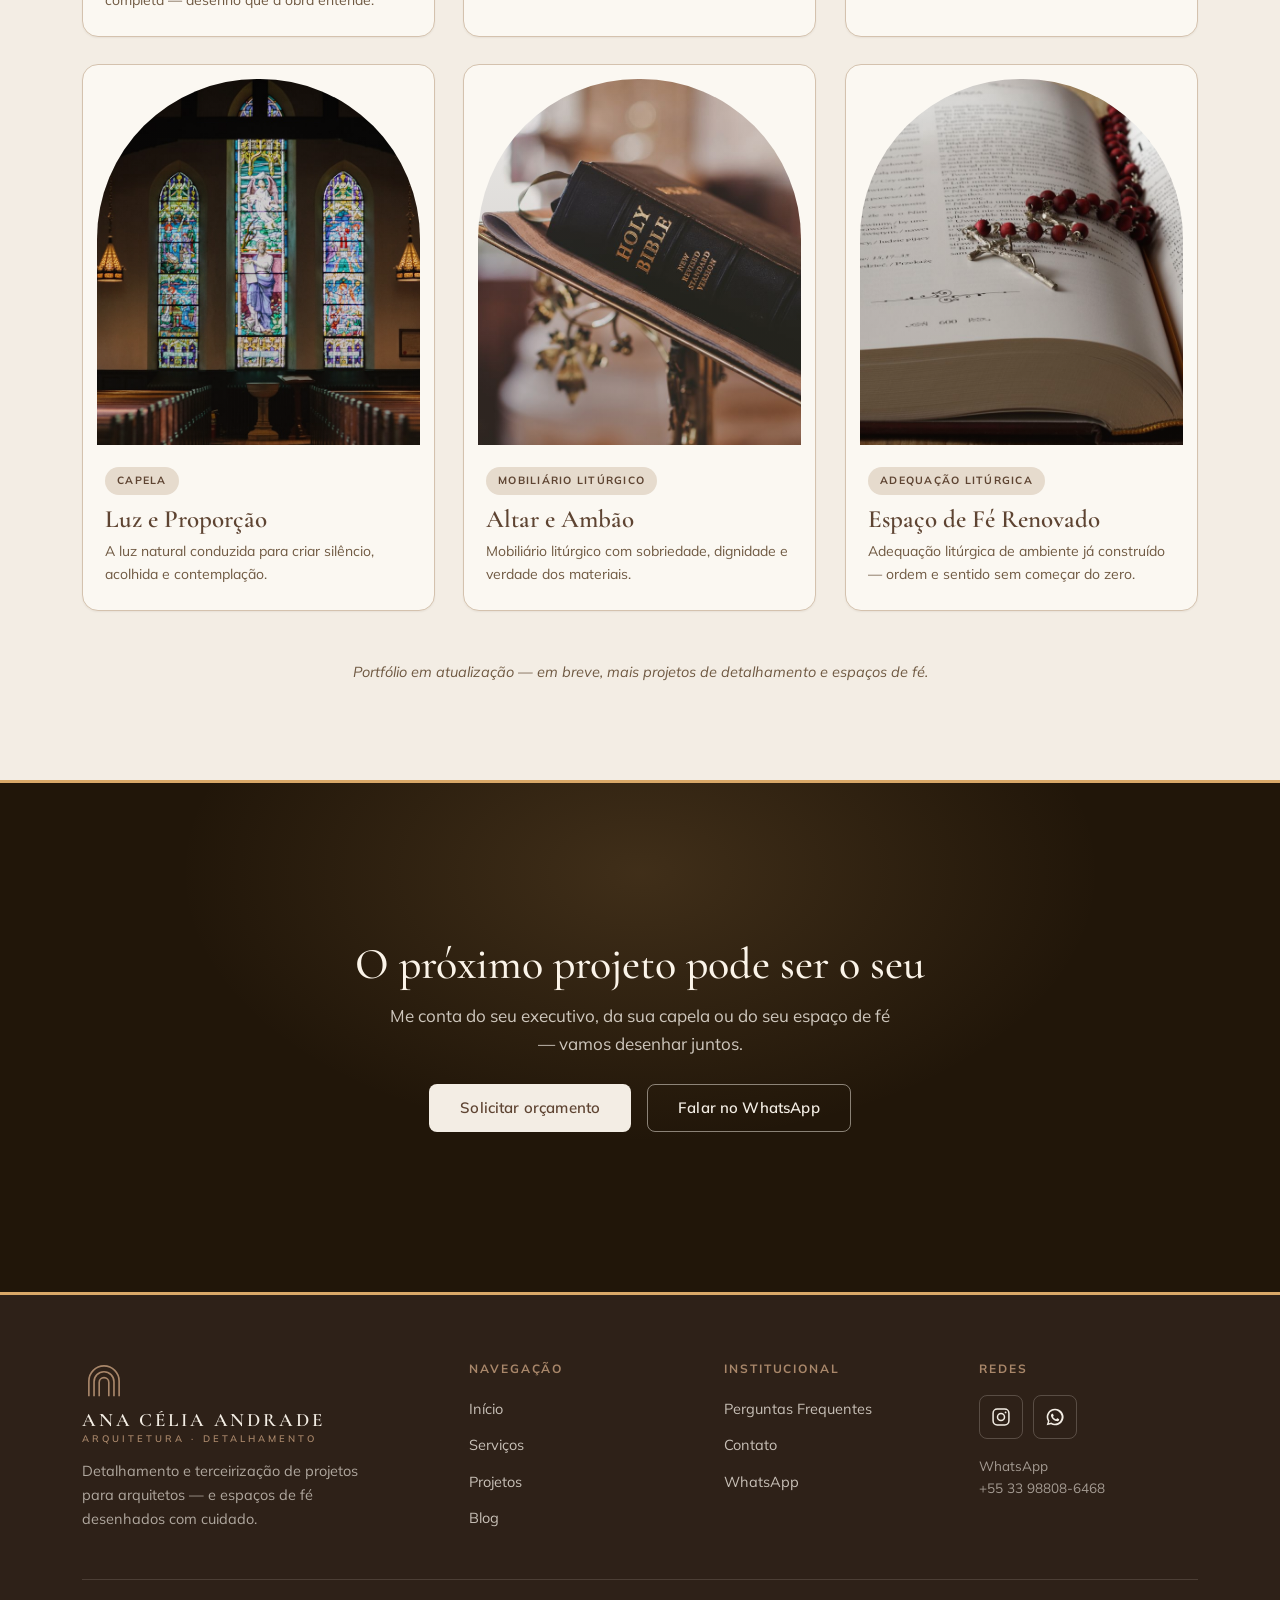
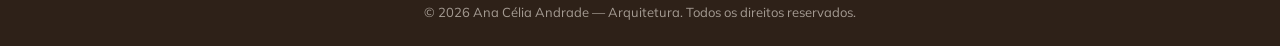
<file: site/projetos.html>
<!DOCTYPE html>
<html lang="pt-BR">
<head>
<meta charset="UTF-8">
<meta name="viewport" content="width=device-width, initial-scale=1.0">
<meta name="description" content="Portfólio de Ana Célia Andrade — detalhamento executivo, marcenaria e mobiliário, capelas, mobiliário litúrgico e adequação litúrgica de ambientes já construídos.">
<meta name="theme-color" content="#F3EDE4">
<title>Projetos — Ana Célia Andrade · Arquitetura e Detalhamento</title>
<link rel="icon" type="image/svg+xml" href="assets/favicon.svg">
<link rel="icon" type="image/png" sizes="32x32" href="assets/favicon-32.png">
<link rel="apple-touch-icon" href="assets/apple-touch-icon.png">
<script>document.documentElement.classList.add('has-anim');</script>
<link rel="preconnect" href="https://fonts.googleapis.com">
<link rel="preconnect" href="https://fonts.gstatic.com" crossorigin>
<link href="https://fonts.googleapis.com/css2?family=Cormorant+Garamond:ital,wght@0,400;0,500;0,600;1,400;1,500&family=Mulish:wght@400;500;600;700&display=swap" rel="stylesheet">
<link rel="stylesheet" href="assets/styles.css">
</head>
<body>

<a class="skip-link" href="#conteudo">Pular para o conteúdo</a>

<header class="site-header">
  <div class="wrap">
    <nav class="nav" aria-label="Navegação principal">
      <a href="index.html" class="brand" aria-label="Ana Célia Andrade — Arquitetura e Detalhamento, início">
        <span class="brand-mark"><svg class="bm-arcs" viewBox="0 0 64 56" fill="none" stroke="currentColor" stroke-width="2.4" aria-hidden="true"><path d="M10 54 V32 a22 22 0 0 1 44 0 V54"/><path d="M17.5 54 V33 a14.5 14.5 0 0 1 29 0 V54"/><path d="M25 54 V34 a7 7 0 0 1 14 0 V54"/></svg><span class="bm-txt"><span class="bm-name">Ana Célia Andrade</span><span class="bm-sub">Arquitetura · Detalhamento</span></span></span>
      </a>
      <button class="nav-toggle" id="navToggle" aria-expanded="false" aria-controls="navMenu" aria-label="Abrir menu de navegação">
        <svg class="icon-open" viewBox="0 0 24 24" fill="none" stroke="currentColor" stroke-width="2" stroke-linecap="round" aria-hidden="true"><line x1="3" y1="6" x2="21" y2="6"/><line x1="3" y1="12" x2="21" y2="12"/><line x1="3" y1="18" x2="21" y2="18"/></svg>
        <svg class="icon-close" viewBox="0 0 24 24" fill="none" stroke="currentColor" stroke-width="2" stroke-linecap="round" aria-hidden="true"><line x1="6" y1="6" x2="18" y2="18"/><line x1="6" y1="18" x2="18" y2="6"/></svg>
      </button>
      <div class="nav-menu" id="navMenu">
        <ul>
          <li><a class="nav-link" href="index.html">Início</a></li>
          <li><a class="nav-link" href="servicos.html">Serviços</a></li>
          <li><a class="nav-link" href="projetos.html" aria-current="page">Projetos</a></li>
          <li><a class="nav-link" href="blog.html">Blog</a></li>
          <li><a class="nav-link" href="faq.html">FAQ</a></li>
          <li><a class="nav-link" href="contato.html">Contato</a></li>
        </ul>
        <a href="contato.html" class="btn btn-primary nav-cta">Solicitar orçamento</a>
      </div>
    </nav>
  </div>
</header>

<main id="conteudo">

  <section class="page-hero" aria-labelledby="page-title">
    <div class="page-hero-media">
      <img src="assets/hero-nave.jpg" alt="Interior de capela com arcos em pedra clara" width="1200" height="800" data-parallax="40">
    </div>
    <div class="wrap">
      <span class="eyebrow">Portfólio</span>
      <h1 id="page-title" class="rv-split">O que passa pela minha prancheta</h1>
      <p>Detalhamento, mobiliário e espaços de fé — cada projeto desenhado com o mesmo cuidado.</p>
      <nav class="breadcrumb" aria-label="Trilha de navegação"><a href="index.html">Início</a><span>/</span>Projetos</nav>
    </div>
  </section>

  <section aria-labelledby="galeria-title">
    <div class="wrap">
      <div class="sec-head center" data-animate>
        <span class="eyebrow center">Galeria</span>
        <h2 id="galeria-title">Uma seleção de projetos</h2>
      </div>

      <div class="filter-bar" role="group" aria-label="Filtrar projetos por categoria" data-animate="fade">
        <button class="filter-btn active" data-filter="all" aria-pressed="true">Todos</button>
        <button class="filter-btn" data-filter="detalhamento" aria-pressed="false">Detalhamento</button>
        <button class="filter-btn" data-filter="capela" aria-pressed="false">Capelas</button>
        <button class="filter-btn" data-filter="mobiliario" aria-pressed="false">Mobiliário litúrgico</button>
        <button class="filter-btn" data-filter="adequacao" aria-pressed="false">Adequação litúrgica</button>
      </div>

      <div class="projects-grid" data-stagger>
        <article class="project-card" data-animate="fade" data-cat="detalhamento">
          <div class="project-img"><img src="assets/plantas.jpg" alt="Pranchas de projeto arquitetônico sobre mesa de trabalho" loading="lazy" width="360" height="408"></div>
          <div class="project-body"><span class="cat">Detalhamento</span><h3>Caderno Executivo de Interiores</h3><p>Plantas, cortes e elevações com informação completa — desenho que a obra entende.</p></div>
        </article>
        <article class="project-card" data-animate="fade" data-cat="detalhamento">
          <div class="project-img" style="background:linear-gradient(160deg,var(--latte),var(--cafe) 65%,var(--cacau));display:flex;align-items:flex-end;justify-content:center;padding-bottom:22px">
            <span style="font-family:'Cormorant Garamond',serif;font-style:italic;color:var(--linho);position:relative;z-index:1;opacity:.9">imagem em breve</span>
          </div>
          <div class="project-body"><span class="cat">Detalhamento</span><h3>Marcenaria Sob Medida</h3><p>Do conceito ao desenho de fabricação — mobiliário detalhado peça a peça.</p></div>
        </article>
        <article class="project-card" data-animate="fade" data-cat="capela">
          <div class="project-img"><img src="assets/hero-nave.jpg" alt="Nave de capela em arcos de pedra com luz natural" loading="lazy" width="360" height="408"></div>
          <div class="project-body"><span class="cat">Capela</span><h3>Capela e Assembleia</h3><p>Espaço celebrativo em torno do altar, com luz e proporção a serviço da liturgia.</p></div>
        </article>
        <article class="project-card" data-animate="fade" data-cat="capela">
          <div class="project-img"><img src="assets/vitral-interior.jpg" alt="Interior de capela com luz natural e luminárias" loading="lazy" width="360" height="408"></div>
          <div class="project-body"><span class="cat">Capela</span><h3>Luz e Proporção</h3><p>A luz natural conduzida para criar silêncio, acolhida e contemplação.</p></div>
        </article>
        <article class="project-card" data-animate="fade" data-cat="mobiliario">
          <div class="project-img"><img src="assets/ambao-biblia.jpg" alt="Bíblia sobre ambão de metal dourado" loading="lazy" width="360" height="408"></div>
          <div class="project-body"><span class="cat">Mobiliário litúrgico</span><h3>Altar e Ambão</h3><p>Mobiliário litúrgico com sobriedade, dignidade e verdade dos materiais.</p></div>
        </article>
        <article class="project-card" data-animate="fade" data-cat="adequacao">
          <div class="project-img"><img src="assets/devocao-terco.jpg" alt="Bíblia aberta com terço vermelho" loading="lazy" width="360" height="408"></div>
          <div class="project-body"><span class="cat">Adequação litúrgica</span><h3>Espaço de Fé Renovado</h3><p>Adequação litúrgica de ambiente já construído — ordem e sentido sem começar do zero.</p></div>
        </article>
      </div>

      <p class="projects-note" data-animate="fade">Portfólio em atualização — em breve, mais projetos de detalhamento e espaços de fé.</p>
    </div>
  </section>

  <section class="cta-band" aria-label="Convite ao contato">
    <div class="wrap" data-stagger>
      <h2 data-animate>O próximo projeto pode ser o seu</h2>
      <p data-animate>Me conta do seu executivo, da sua capela ou do seu espaço de fé — vamos desenhar juntos.</p>
      <div class="actions" data-animate>
        <a href="contato.html" class="btn btn-on-dark">Solicitar orçamento</a>
        <a href="https://wa.me/5533988086468" target="_blank" rel="noopener" class="btn btn-ghost-dark">Falar no WhatsApp</a>
      </div>
    </div>
  </section>

</main>

<footer class="site-footer">
  <div class="wrap">
    <div class="footer-top" data-stagger>
      <div class="footer-brand" data-animate>
        <span class="brand-mark vertical on-dark"><svg class="bm-arcs" viewBox="0 0 64 56" fill="none" stroke="currentColor" stroke-width="2.4" aria-hidden="true"><path d="M10 54 V32 a22 22 0 0 1 44 0 V54"/><path d="M17.5 54 V33 a14.5 14.5 0 0 1 29 0 V54"/><path d="M25 54 V34 a7 7 0 0 1 14 0 V54"/></svg><span class="bm-txt"><span class="bm-name">Ana Célia Andrade</span><span class="bm-sub">Arquitetura · Detalhamento</span></span></span>
        <p>Detalhamento e terceirização de projetos para arquitetos — e espaços de fé desenhados com cuidado.</p>
      </div>
      <div class="footer-col" data-animate>
        <h4>Navegação</h4>
        <ul><li><a href="index.html">Início</a></li><li><a href="servicos.html">Serviços</a></li><li><a href="projetos.html">Projetos</a></li><li><a href="blog.html">Blog</a></li></ul>
      </div>
      <div class="footer-col" data-animate>
        <h4>Institucional</h4>
        <ul><li><a href="faq.html">Perguntas Frequentes</a></li><li><a href="contato.html">Contato</a></li><li><a href="https://wa.me/5533988086468" target="_blank" rel="noopener">WhatsApp</a></li></ul>
      </div>
      <div class="footer-col" data-animate>
        <h4>Redes</h4>
        <div class="social">
          <a href="https://www.instagram.com/anaceliandrade.arquiteta/" target="_blank" rel="noopener" aria-label="Instagram de Ana Célia (abre em nova aba)"><svg viewBox="0 0 24 24" fill="none" stroke="currentColor" stroke-width="1.8" aria-hidden="true"><rect x="2.5" y="2.5" width="19" height="19" rx="5"/><circle cx="12" cy="12" r="4.2"/><circle cx="17.5" cy="6.5" r="1.1" fill="currentColor" stroke="none"/></svg></a>
          <a href="https://wa.me/5533988086468" target="_blank" rel="noopener" aria-label="WhatsApp de Ana Célia (abre em nova aba)"><svg viewBox="0 0 24 24" fill="currentColor" aria-hidden="true"><path d="M12 2a9.9 9.9 0 00-8.5 15L2 22l5.2-1.4A10 10 0 1012 2zm0 18a8 8 0 01-4.1-1.1l-.3-.2-3 .8.8-2.9-.2-.3A8 8 0 1112 20zm4.4-5.6c-.24-.12-1.42-.7-1.64-.78-.22-.08-.38-.12-.54.12-.16.24-.62.78-.76.94-.14.16-.28.18-.52.06a6.5 6.5 0 01-1.92-1.18 7.2 7.2 0 01-1.33-1.65c-.14-.24 0-.37.1-.49.1-.1.24-.28.36-.42.12-.14.16-.24.24-.4.08-.16.04-.3-.02-.42-.06-.12-.54-1.3-.74-1.78-.2-.47-.4-.4-.54-.41h-.46c-.16 0-.42.06-.64.3-.22.24-.84.82-.84 2s.86 2.32.98 2.48c.12.16 1.7 2.6 4.12 3.64.58.25 1.03.4 1.38.5.58.19 1.1.16 1.52.1.46-.07 1.42-.58 1.62-1.14.2-.56.2-1.04.14-1.14-.06-.1-.22-.16-.46-.28z"/></svg></a>
        </div>
        <p style="margin-top:16px;color:rgba(243,237,228,.6);font-size:13.5px">WhatsApp<br>+55 33 98808-6468</p>
      </div>
    </div>
    <div class="footer-bottom">© <span data-year>2026</span> Ana Célia Andrade — Arquitetura. Todos os direitos reservados.</div>
  </div>
</footer>

<script src="assets/main.js"></script>
</body>
</html>
</file>
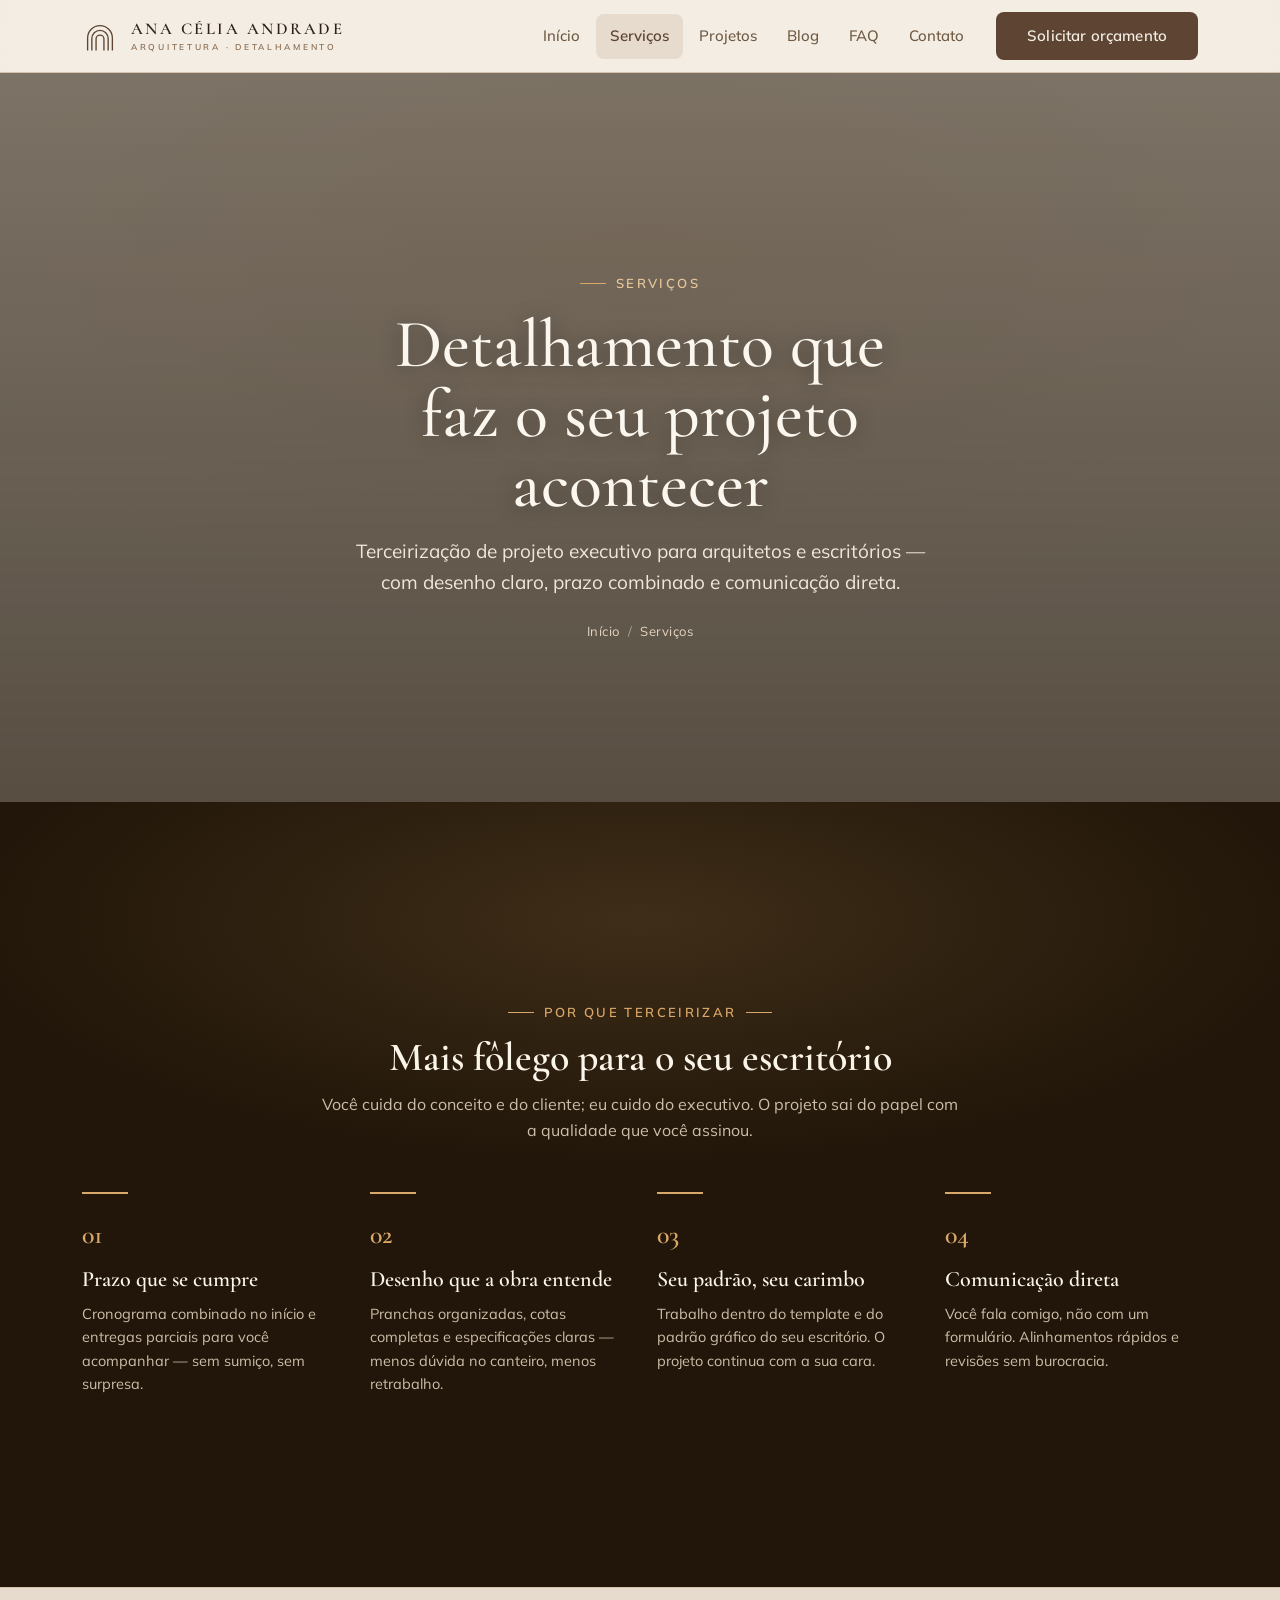
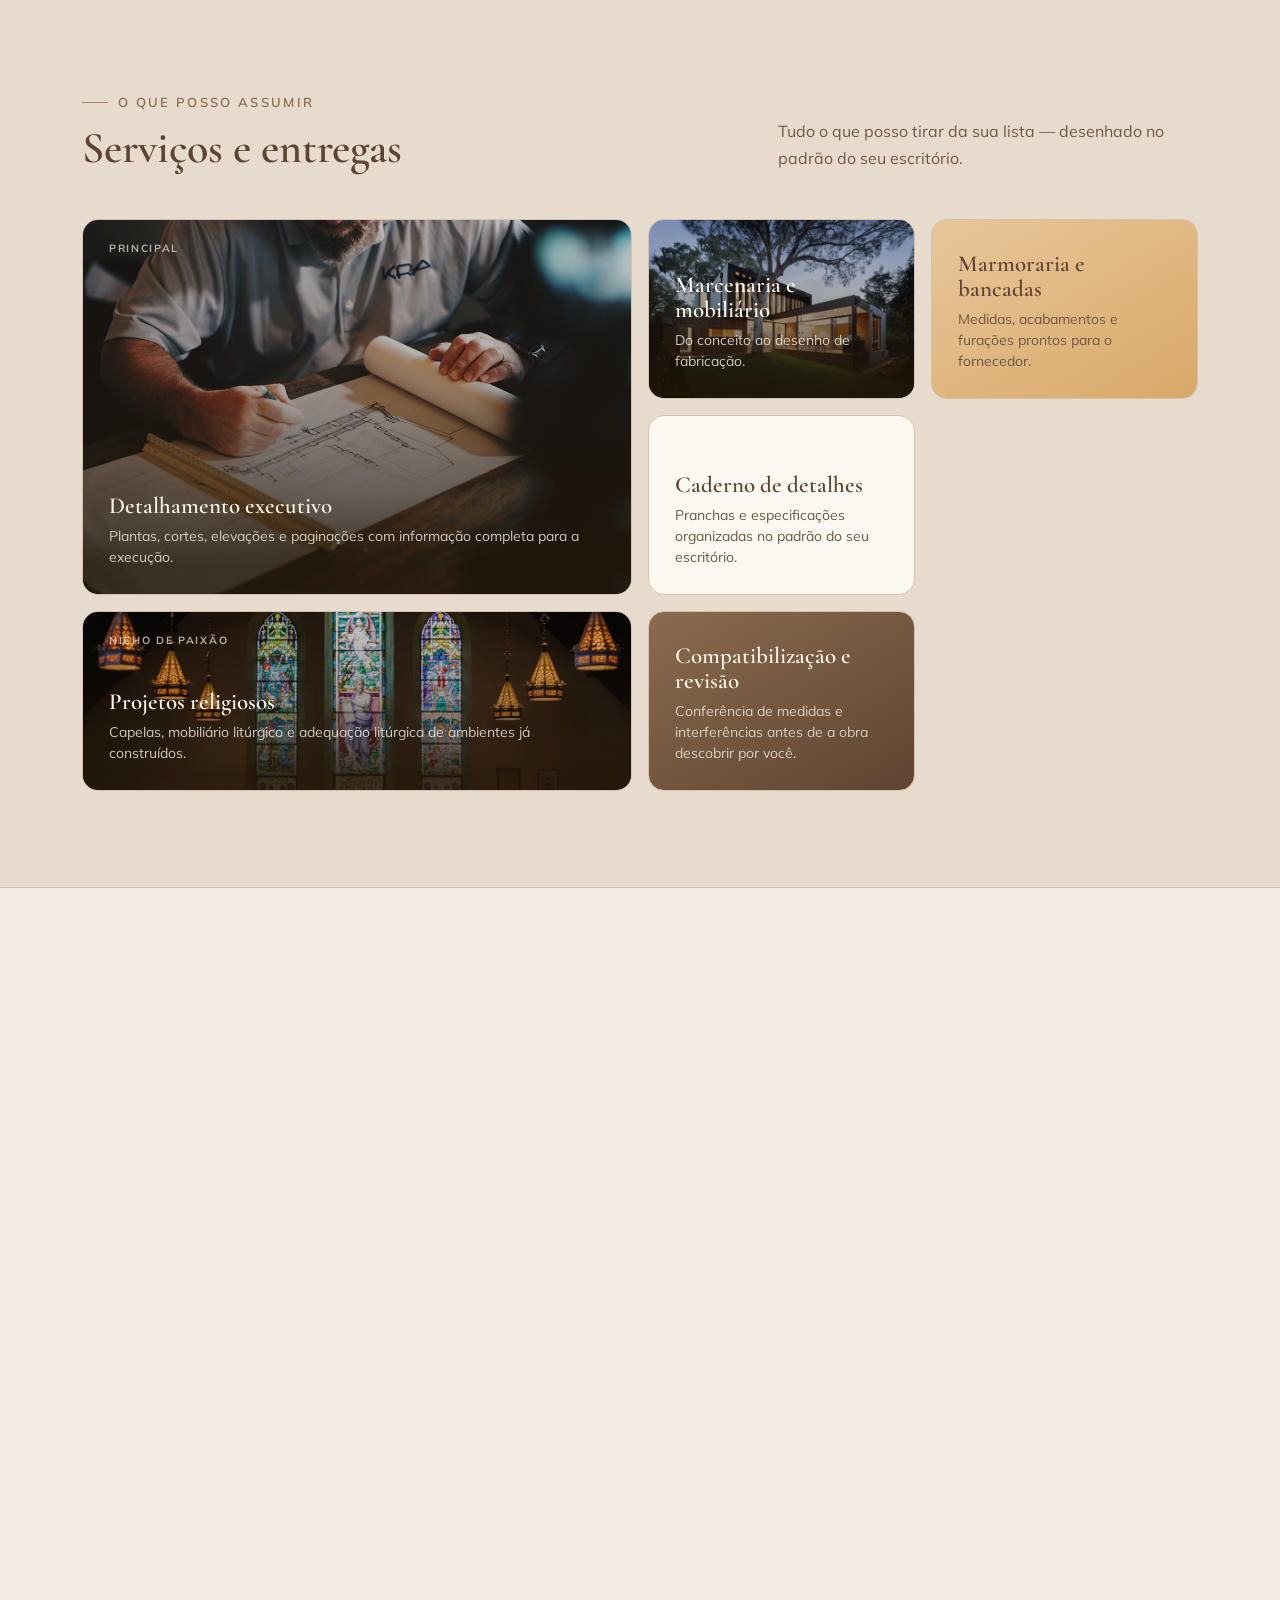
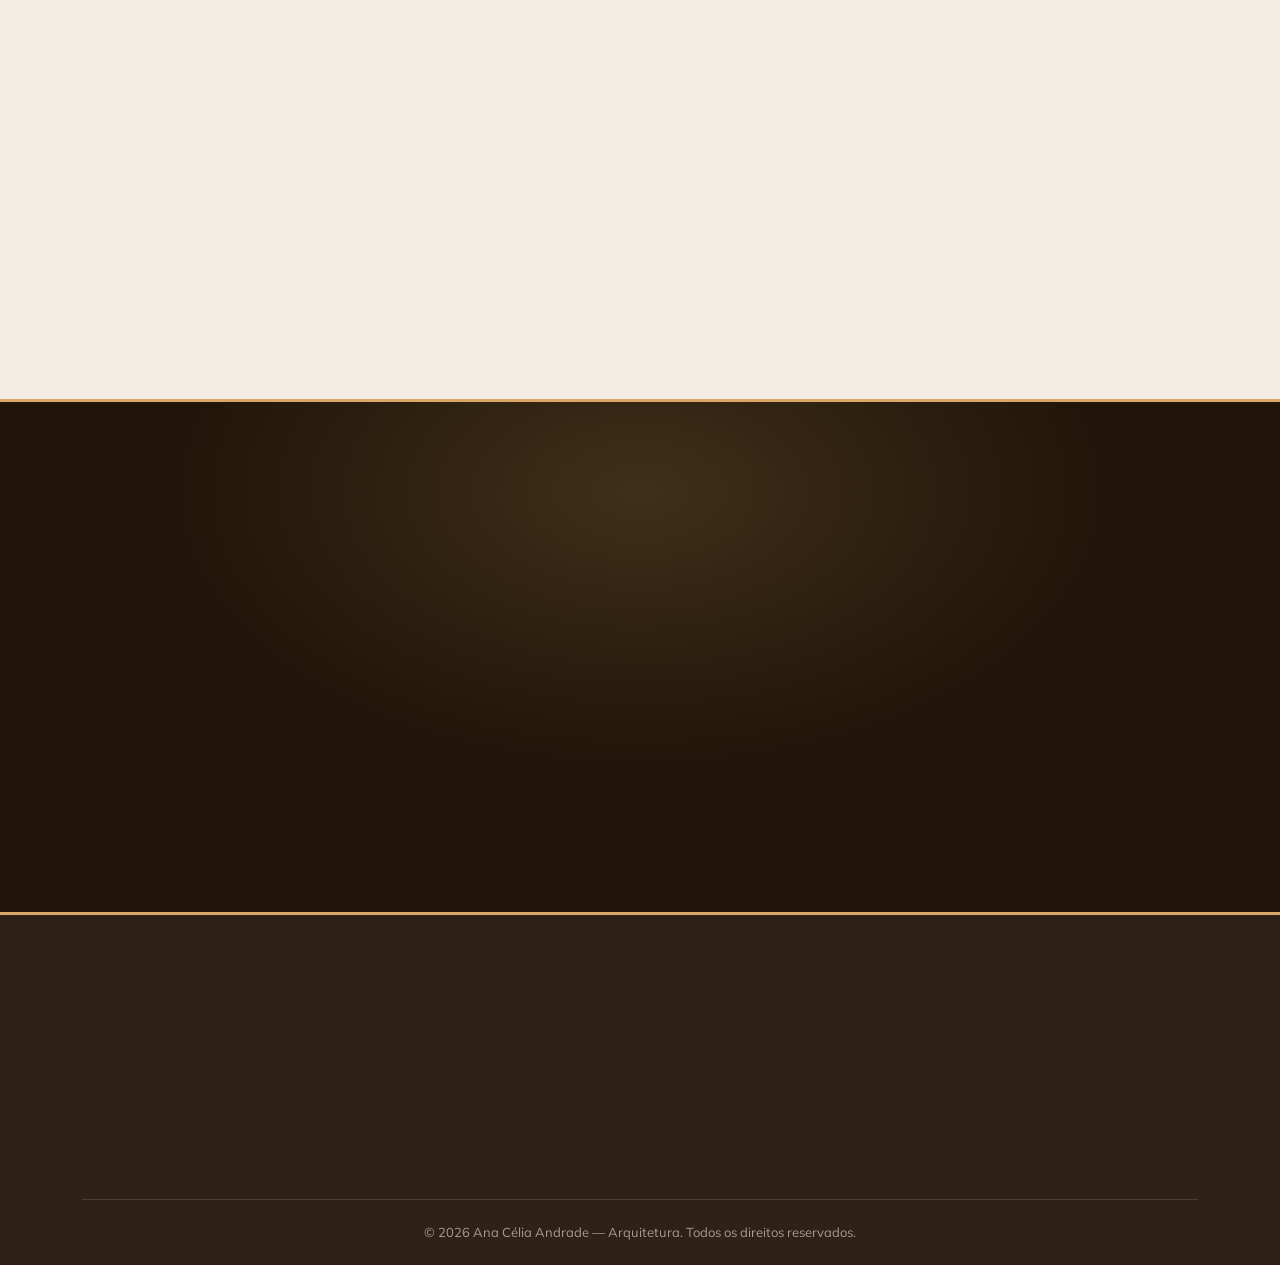
<file: site/servicos.html>
<!DOCTYPE html>
<html lang="pt-BR">
<head>
<meta charset="UTF-8">
<meta name="viewport" content="width=device-width, initial-scale=1.0">
<meta name="description" content="Serviços de detalhamento e terceirização de projetos para arquitetos e escritórios: detalhamento executivo, marcenaria, marmoraria, caderno de detalhes — e projetos religiosos (capelas, mobiliário litúrgico, adequação litúrgica).">
<meta name="theme-color" content="#F3EDE4">
<title>Serviços — Ana Célia Andrade · Arquitetura e Detalhamento</title>
<link rel="icon" type="image/svg+xml" href="assets/favicon.svg">
<link rel="icon" type="image/png" sizes="32x32" href="assets/favicon-32.png">
<link rel="apple-touch-icon" href="assets/apple-touch-icon.png">
<script>document.documentElement.classList.add('has-anim');</script>
<link rel="preconnect" href="https://fonts.googleapis.com">
<link rel="preconnect" href="https://fonts.gstatic.com" crossorigin>
<link href="https://fonts.googleapis.com/css2?family=Cormorant+Garamond:ital,wght@0,400;0,500;0,600;1,400;1,500&family=Mulish:wght@400;500;600;700&display=swap" rel="stylesheet">
<link rel="stylesheet" href="assets/styles.css">
</head>
<body>

<a class="skip-link" href="#conteudo">Pular para o conteúdo</a>

<header class="site-header">
  <div class="wrap">
    <nav class="nav" aria-label="Navegação principal">
      <a href="index.html" class="brand" aria-label="Ana Célia Andrade — Arquitetura e Detalhamento, início">
        <span class="brand-mark"><svg class="bm-arcs" viewBox="0 0 64 56" fill="none" stroke="currentColor" stroke-width="2.4" aria-hidden="true"><path d="M10 54 V32 a22 22 0 0 1 44 0 V54"/><path d="M17.5 54 V33 a14.5 14.5 0 0 1 29 0 V54"/><path d="M25 54 V34 a7 7 0 0 1 14 0 V54"/></svg><span class="bm-txt"><span class="bm-name">Ana Célia Andrade</span><span class="bm-sub">Arquitetura · Detalhamento</span></span></span>
      </a>
      <button class="nav-toggle" id="navToggle" aria-expanded="false" aria-controls="navMenu" aria-label="Abrir menu de navegação">
        <svg class="icon-open" viewBox="0 0 24 24" fill="none" stroke="currentColor" stroke-width="2" stroke-linecap="round" aria-hidden="true"><line x1="3" y1="6" x2="21" y2="6"/><line x1="3" y1="12" x2="21" y2="12"/><line x1="3" y1="18" x2="21" y2="18"/></svg>
        <svg class="icon-close" viewBox="0 0 24 24" fill="none" stroke="currentColor" stroke-width="2" stroke-linecap="round" aria-hidden="true"><line x1="6" y1="6" x2="18" y2="18"/><line x1="6" y1="18" x2="18" y2="6"/></svg>
      </button>
      <div class="nav-menu" id="navMenu">
        <ul>
          <li><a class="nav-link" href="index.html">Início</a></li>
          <li><a class="nav-link" href="servicos.html" aria-current="page">Serviços</a></li>
          <li><a class="nav-link" href="projetos.html">Projetos</a></li>
          <li><a class="nav-link" href="blog.html">Blog</a></li>
          <li><a class="nav-link" href="faq.html">FAQ</a></li>
          <li><a class="nav-link" href="contato.html">Contato</a></li>
        </ul>
        <a href="contato.html" class="btn btn-primary nav-cta">Solicitar orçamento</a>
      </div>
    </nav>
  </div>
</header>

<main id="conteudo">

  <!-- PAGE HERO -->
  <section class="page-hero" aria-labelledby="page-title">
    <div class="page-hero-media">
      <img src="assets/plantas.jpg" alt="Mãos de arquiteta desenhando plantas técnicas sobre a prancheta" width="1200" height="800" data-parallax="40">
    </div>
    <div class="wrap">
      <span class="eyebrow">Serviços</span>
      <h1 id="page-title" class="rv-split">Detalhamento que faz o seu projeto acontecer</h1>
      <p>Terceirização de projeto executivo para arquitetos e escritórios — com desenho claro, prazo combinado e comunicação direta.</p>
      <nav class="breadcrumb" aria-label="Trilha de navegação"><a href="index.html">Início</a><span>/</span>Serviços</nav>
    </div>
  </section>

  <!-- BENEFÍCIOS (bloco escuro, colunas numeradas douradas) -->
  <section class="dark-block" aria-labelledby="benef-title">
    <div class="wrap" style="padding-top:var(--s-24);padding-bottom:var(--s-24)">
      <div class="why-head" data-animate>
        <span class="eyebrow center">Por que terceirizar</span>
        <h2 id="benef-title">Mais fôlego para o seu escritório</h2>
        <p style="color:#CDBEA9;margin-top:12px">Você cuida do conceito e do cliente; eu cuido do executivo. O projeto sai do papel com a qualidade que você assinou.</p>
      </div>
      <div class="why-grid" data-stagger>
        <div class="why-col" data-animate><span class="wc-num">01</span><h3>Prazo que se cumpre</h3><p>Cronograma combinado no início e entregas parciais para você acompanhar — sem sumiço, sem surpresa.</p></div>
        <div class="why-col" data-animate><span class="wc-num">02</span><h3>Desenho que a obra entende</h3><p>Pranchas organizadas, cotas completas e especificações claras — menos dúvida no canteiro, menos retrabalho.</p></div>
        <div class="why-col" data-animate><span class="wc-num">03</span><h3>Seu padrão, seu carimbo</h3><p>Trabalho dentro do template e do padrão gráfico do seu escritório. O projeto continua com a sua cara.</p></div>
        <div class="why-col" data-animate><span class="wc-num">04</span><h3>Comunicação direta</h3><p>Você fala comigo, não com um formulário. Alinhamentos rápidos e revisões sem burocracia.</p></div>
      </div>
    </div>
  </section>

  <!-- ENTREGAS (bento) -->
  <section class="bento-sec section-alt" aria-labelledby="entregas-title">
    <div class="wrap">
      <div class="bento-head" data-animate>
        <div>
          <span class="eyebrow">O que posso assumir</span>
          <h2 id="entregas-title" style="margin-top:12px">Serviços e entregas</h2>
        </div>
        <p>Tudo o que posso tirar da sua lista — desenhado no padrão do seu escritório.</p>
      </div>
      <div class="bento" data-stagger data-spotlight>
        <article class="bento-cell wide tall has-photo" data-animate="fade">
          <img class="bg" src="assets/prancheta.jpg" alt="Mãos desenhando um projeto técnico sobre a prancheta" loading="lazy">
          <span class="spot" aria-hidden="true"></span>
          <span class="bc-tag">Principal</span>
          <h3>Detalhamento executivo</h3>
          <p>Plantas, cortes, elevações e paginações com informação completa para a execução.</p>
        </article>
        <article class="bento-cell has-photo" data-animate="fade">
          <img class="bg" src="assets/marcenaria.jpg" alt="Arquitetura contemporânea com revestimento de madeira" loading="lazy">
          <span class="spot" aria-hidden="true"></span>
          <h3>Marcenaria e mobiliário</h3>
          <p>Do conceito ao desenho de fabricação.</p>
        </article>
        <article class="bento-cell solid-gold" data-animate="fade">
          <span class="spot" aria-hidden="true"></span>
          <h3>Marmoraria e bancadas</h3>
          <p>Medidas, acabamentos e furações prontos para o fornecedor.</p>
        </article>
        <article class="bento-cell solid" data-animate="fade">
          <span class="spot" aria-hidden="true"></span>
          <h3>Caderno de detalhes</h3>
          <p>Pranchas e especificações organizadas no padrão do seu escritório.</p>
        </article>
        <article class="bento-cell wide has-photo" data-animate="fade">
          <img class="bg" src="assets/interior-capela-2.jpg" alt="Interior de igreja com vitrais e bancos de madeira" loading="lazy">
          <span class="spot" aria-hidden="true"></span>
          <span class="bc-tag">Nicho de paixão</span>
          <h3>Projetos religiosos</h3>
          <p>Capelas, mobiliário litúrgico e adequação litúrgica de ambientes já construídos.</p>
        </article>
        <article class="bento-cell solid-cacau" data-animate="fade">
          <span class="spot" aria-hidden="true"></span>
          <h3>Compatibilização e revisão</h3>
          <p>Conferência de medidas e interferências antes de a obra descobrir por você.</p>
        </article>
      </div>
    </div>
  </section>

  <!-- MÉTODO -->
  <section id="processo" aria-labelledby="metodo-title">
    <div class="wrap">
      <div class="sec-head" data-animate>
        <span class="eyebrow">Como funciona</span>
        <h2 id="metodo-title">Um processo simples, do briefing à entrega</h2>
        <p>Cada projeto percorre um caminho claro — você sabe o que recebe, quando recebe e em que etapa estamos.</p>
      </div>
      <div class="process-grid">
        <div class="steps" data-stagger>
          <div class="step" data-animate><div class="st-num">I</div><div><h3>Briefing e material</h3><p>Você me envia o anteprojeto, referências e o template do escritório. Alinhamos escopo, prazo e valor.</p></div></div>
          <div class="step" data-animate><div class="st-num">II</div><div><h3>Desenho e detalhamento</h3><p>Mãos à prancheta: desenvolvo o executivo com entregas parciais para você acompanhar de perto.</p></div></div>
          <div class="step" data-animate><div class="st-num">III</div><div><h3>Revisão e ajustes</h3><p>Você revisa, eu ajusto. Rodadas de revisão combinadas no escopo, sem burocracia.</p></div></div>
          <div class="step" data-animate><div class="st-num">IV</div><div><h3>Entrega final</h3><p>Caderno completo, organizado e pronto para a obra — no padrão gráfico do seu escritório.</p></div></div>
        </div>
        <div class="process-figure" data-animate="right">
          <div class="pf-main"><img src="assets/ana-escritorio-3.jpg" alt="Ana Célia em seu escritório de arquitetura" loading="lazy" width="640" height="800"></div>
          <div class="pf-inset"><img src="assets/plantas.jpg" alt="Detalhe de plantas técnicas do projeto" loading="lazy" width="420" height="315"></div>
        </div>
      </div>
    </div>
  </section>

  <!-- CTA -->
  <section class="cta-band" aria-label="Convite ao contato">
    <div class="wrap" data-stagger>
      <h2 data-animate>Precisa de fôlego no executivo?</h2>
      <p data-animate>Me conta do seu projeto — a primeira conversa é gratuita e o orçamento sai rápido.</p>
      <div class="actions" data-animate>
        <a href="contato.html" class="btn btn-on-dark">Solicitar orçamento</a>
        <a href="projetos.html" class="btn btn-ghost-dark">Ver projetos</a>
      </div>
    </div>
  </section>

</main>

<footer class="site-footer">
  <div class="wrap">
    <div class="footer-top" data-stagger>
      <div class="footer-brand" data-animate>
        <span class="brand-mark vertical on-dark"><svg class="bm-arcs" viewBox="0 0 64 56" fill="none" stroke="currentColor" stroke-width="2.4" aria-hidden="true"><path d="M10 54 V32 a22 22 0 0 1 44 0 V54"/><path d="M17.5 54 V33 a14.5 14.5 0 0 1 29 0 V54"/><path d="M25 54 V34 a7 7 0 0 1 14 0 V54"/></svg><span class="bm-txt"><span class="bm-name">Ana Célia Andrade</span><span class="bm-sub">Arquitetura · Detalhamento</span></span></span>
        <p>Detalhamento e terceirização de projetos para arquitetos — e espaços de fé desenhados com cuidado.</p>
      </div>
      <div class="footer-col" data-animate>
        <h4>Navegação</h4>
        <ul><li><a href="index.html">Início</a></li><li><a href="servicos.html">Serviços</a></li><li><a href="projetos.html">Projetos</a></li><li><a href="blog.html">Blog</a></li></ul>
      </div>
      <div class="footer-col" data-animate>
        <h4>Institucional</h4>
        <ul><li><a href="faq.html">Perguntas Frequentes</a></li><li><a href="contato.html">Contato</a></li><li><a href="https://wa.me/5533988086468" target="_blank" rel="noopener">WhatsApp</a></li></ul>
      </div>
      <div class="footer-col" data-animate>
        <h4>Redes</h4>
        <div class="social">
          <a href="https://www.instagram.com/anaceliandrade.arquiteta/" target="_blank" rel="noopener" aria-label="Instagram de Ana Célia (abre em nova aba)"><svg viewBox="0 0 24 24" fill="none" stroke="currentColor" stroke-width="1.8" aria-hidden="true"><rect x="2.5" y="2.5" width="19" height="19" rx="5"/><circle cx="12" cy="12" r="4.2"/><circle cx="17.5" cy="6.5" r="1.1" fill="currentColor" stroke="none"/></svg></a>
          <a href="https://wa.me/5533988086468" target="_blank" rel="noopener" aria-label="WhatsApp de Ana Célia (abre em nova aba)"><svg viewBox="0 0 24 24" fill="currentColor" aria-hidden="true"><path d="M12 2a9.9 9.9 0 00-8.5 15L2 22l5.2-1.4A10 10 0 1012 2zm0 18a8 8 0 01-4.1-1.1l-.3-.2-3 .8.8-2.9-.2-.3A8 8 0 1112 20zm4.4-5.6c-.24-.12-1.42-.7-1.64-.78-.22-.08-.38-.12-.54.12-.16.24-.62.78-.76.94-.14.16-.28.18-.52.06a6.5 6.5 0 01-1.92-1.18 7.2 7.2 0 01-1.33-1.65c-.14-.24 0-.37.1-.49.1-.1.24-.28.36-.42.12-.14.16-.24.24-.4.08-.16.04-.3-.02-.42-.06-.12-.54-1.3-.74-1.78-.2-.47-.4-.4-.54-.41h-.46c-.16 0-.42.06-.64.3-.22.24-.84.82-.84 2s.86 2.32.98 2.48c.12.16 1.7 2.6 4.12 3.64.58.25 1.03.4 1.38.5.58.19 1.1.16 1.52.1.46-.07 1.42-.58 1.62-1.14.2-.56.2-1.04.14-1.14-.06-.1-.22-.16-.46-.28z"/></svg></a>
        </div>
        <p style="margin-top:16px;color:rgba(243,237,228,.6);font-size:13.5px">WhatsApp<br>+55 33 98808-6468</p>
      </div>
    </div>
    <div class="footer-bottom">© <span data-year>2026</span> Ana Célia Andrade — Arquitetura. Todos os direitos reservados.</div>
  </div>
</footer>

<script src="assets/main.js"></script>
</body>
</html>
</file>
<file: site/assets/styles.css>
/* ===================================================================
   Ana Célia — Arquitetura Sacra · Design System compartilhado
   Base v1 — deriva de dados/design-system-ana-celia.html
   =================================================================== */

:root{
  /* Neutros / base */
  --linho:#F3EDE4; --areia:#E6DBCD; --marfim:#FBF8F2;
  /* Apoio / transição */
  --argila:#D4C2AE; --latte:#BFA38A;
  /* Ação / marca */
  --cafe-claro:#A9876A; --cafe:#8B6B4E;
  /* Contraste / texto */
  --cacau:#5E4432; --expresso:#2E2118; --texto-suave:#6F5942;
  /* Redesign v2 — bloco escuro + acento dourado (ref. x.png) */
  --expresso-deep:#211609; --expresso-deep-2:#2C1E12;
  --dourado:#D9A868; --dourado-soft:#E7C79A;
  --strip:rgba(29,19,10,.72);

  /* Semânticos */
  --bg:var(--linho); --bg-alt:var(--areia); --surface:var(--marfim);
  --text:var(--expresso); --text-muted:var(--texto-suave);
  --primary:var(--cafe); --primary-strong:var(--cacau); --primary-soft:var(--cafe-claro);
  --border:var(--argila); --border-strong:var(--latte);

  /* Raios */
  --r-xs:4px; --r-sm:8px; --r-md:12px; --r-lg:16px; --r-xl:24px;
  /* Sombras (tint quente do Expresso) */
  --sh-sm:0 1px 2px rgba(46,33,24,.06);
  --sh-md:0 6px 20px rgba(46,33,24,.09);
  --sh-lg:0 16px 40px rgba(46,33,24,.13);
  /* Espaçamento (base 8) */
  --s-1:4px; --s-2:8px; --s-3:12px; --s-4:16px; --s-6:24px;
  --s-8:32px; --s-12:48px; --s-16:64px; --s-24:96px; --s-32:128px;

  --header-h:72px; --maxw:1180px;
  --ease:cubic-bezier(.22,.61,.36,1);
}

*{box-sizing:border-box;margin:0;padding:0}
html{scroll-behavior:smooth;scroll-padding-top:var(--header-h)}
body{
  background:var(--bg);color:var(--text);
  font-family:'Mulish',system-ui,sans-serif;font-size:16px;line-height:1.65;
  -webkit-font-smoothing:antialiased;overflow-x:hidden;
}
.wrap{max-width:var(--maxw);margin:0 auto;padding:0 32px}
.wrap-narrow{max-width:820px;margin:0 auto;padding:0 32px}
a{color:inherit;text-decoration:none}
img{max-width:100%;display:block}

/* ---- Acessibilidade ---- */
.skip-link{position:absolute;left:16px;top:-52px;z-index:200;background:var(--cacau);color:var(--linho);padding:10px 18px;border-radius:var(--r-sm);font-weight:600;font-size:14px;transition:top .2s ease}
.skip-link:focus{top:12px}
:focus-visible{outline:3px solid var(--cafe-claro);outline-offset:2px;border-radius:var(--r-xs)}
.sr-only{position:absolute;width:1px;height:1px;padding:0;margin:-1px;overflow:hidden;clip:rect(0,0,0,0);white-space:nowrap;border:0}

/* ---- Eyebrow ---- */
.eyebrow{font-family:'Mulish';font-weight:600;font-size:13px;letter-spacing:.18em;text-transform:uppercase;color:var(--primary);display:inline-flex;align-items:center;gap:10px}
.eyebrow::before{content:"";width:26px;height:1.5px;background:var(--primary-soft);display:inline-block}
.eyebrow.center::after{content:"";width:26px;height:1.5px;background:var(--primary-soft);display:inline-block}

/* ---- Botões ---- */
.btn{display:inline-flex;align-items:center;justify-content:center;gap:8px;font-family:'Mulish';font-weight:600;font-size:15px;min-height:48px;padding:14px 30px;border-radius:var(--r-sm);border:1.5px solid transparent;cursor:pointer;transition:background .2s ease,color .2s ease,box-shadow .2s ease,transform .2s ease,border-color .2s ease;letter-spacing:.01em;line-height:1.2;text-align:center}
.btn-primary{background:var(--primary-strong);color:var(--linho)}
.btn-primary:hover{background:var(--expresso);box-shadow:var(--sh-md);transform:translateY(-2px)}
.btn-secondary{background:transparent;border-color:var(--primary);color:var(--cacau)}
.btn-secondary:hover{background:var(--areia);transform:translateY(-2px)}
.btn-on-dark{background:var(--linho);color:var(--cacau)}
.btn-on-dark:hover{background:#fff;box-shadow:var(--sh-md);transform:translateY(-2px)}
.btn-ghost-dark{background:transparent;border-color:rgba(243,237,228,.5);color:var(--linho)}
.btn-ghost-dark:hover{background:rgba(243,237,228,.12);border-color:var(--linho)}
.btn-whats{background:#25936a;color:#fff}
.btn-whats:hover{background:#1f7d5a;box-shadow:var(--sh-md);transform:translateY(-2px)}
.btn .arrow{transition:transform .2s ease}
.btn:hover .arrow{transform:translateX(3px)}

/* ---- Cabeçalho ---- */
.site-header{position:sticky;top:0;z-index:100;background:rgba(243,237,228,.85);backdrop-filter:saturate(140%) blur(10px);-webkit-backdrop-filter:saturate(140%) blur(10px);border-bottom:1px solid var(--border);transition:background .35s ease,box-shadow .35s ease,border-color .35s ease}
.site-header.scrolled{background:rgba(243,237,228,.95);box-shadow:0 6px 24px rgba(46,33,24,.09);border-color:var(--border-strong)}
.nav{display:flex;align-items:center;justify-content:space-between;min-height:var(--header-h);gap:24px;transition:min-height .35s ease}
.site-header.scrolled .nav{min-height:60px}
.brand{display:flex;align-items:center;padding:8px 0}
.brand .brand-logo{height:58px;width:auto;display:block;transition:height .35s ease}
.site-header.scrolled .brand-logo{height:46px}
/* Marca "Portal" — arcos concêntricos + wordmark (Opção 3 aprovada) */
.brand-mark{display:flex;align-items:center;gap:13px;line-height:1}
.brand-mark .bm-arcs{width:36px;height:auto;flex:none;color:var(--cacau);transition:width .35s ease}
.brand-mark .bm-txt{display:flex;flex-direction:column}
.brand-mark .bm-name{font-family:'Cormorant Garamond',serif;font-weight:600;font-size:16.5px;letter-spacing:.15em;text-transform:uppercase;color:var(--expresso);white-space:nowrap;transition:font-size .35s ease}
.brand-mark .bm-sub{font-family:'Mulish',sans-serif;font-weight:600;font-size:8.5px;letter-spacing:.32em;text-transform:uppercase;color:var(--cafe);margin-top:5px;white-space:nowrap}
.site-header.scrolled .brand-mark .bm-arcs{width:30px}
.site-header.scrolled .brand-mark .bm-name{font-size:15px}
.brand-mark.on-dark .bm-arcs{color:var(--cafe-claro)}
.brand-mark.on-dark .bm-name{color:var(--linho)}
.brand-mark.on-dark .bm-sub{color:var(--cafe-claro)}
.brand-mark.vertical{flex-direction:column;align-items:flex-start;gap:12px}
.footer-brand .brand-mark .bm-arcs{width:44px}
.footer-brand .brand-mark .bm-name{font-size:19px}
.footer-brand .brand-mark .bm-sub{font-size:9.5px}
@media(max-width:420px){
  .brand-mark .bm-sub{display:none}
  .brand-mark .bm-name{font-size:14.5px}
}
.nav-menu{display:flex;align-items:center;gap:8px}
.nav-menu ul{position:relative;display:flex;align-items:center;gap:2px;list-style:none}
.nav-menu a.nav-link{position:relative;z-index:1;display:inline-block;font-weight:500;font-size:15px;color:var(--text-muted);padding:10px 14px;border-radius:var(--r-sm);transition:color .22s ease}
.nav-menu a.nav-link:hover,.nav-menu a.nav-link:focus-visible{color:var(--cacau)}
.nav-menu a.nav-link[aria-current="page"]{color:var(--cacau);font-weight:600}
/* Pílula deslizante (inspirada no vercel-navbar / ln-dev7) */
.nav-pill{position:absolute;top:0;left:0;z-index:0;border-radius:var(--r-sm);background:var(--areia);opacity:0;pointer-events:none;will-change:transform,width;transition:transform .42s cubic-bezier(.22,1,.36,1),width .42s cubic-bezier(.22,1,.36,1),height .42s cubic-bezier(.22,1,.36,1),opacity .3s ease}
.nav-pill.is-on{opacity:1}
.nav-pill.no-anim{transition:none}
.nav-cta{margin-left:10px}
.nav-toggle{display:none;align-items:center;justify-content:center;width:46px;height:46px;background:transparent;border:1px solid var(--border);border-radius:var(--r-sm);cursor:pointer;color:var(--cacau)}
.nav-toggle svg{width:22px;height:22px}
.nav-toggle .icon-close{display:none}
.nav-toggle[aria-expanded="true"] .icon-open{display:none}
.nav-toggle[aria-expanded="true"] .icon-close{display:block}

/* ---- Hero (Home) ---- */
.hero{position:relative;min-height:calc(100vh - var(--header-h));min-height:640px;display:flex;align-items:center;overflow:hidden}
.hero-media{position:absolute;inset:0;z-index:0}
.hero-media img{position:absolute;top:-8%;left:0;width:100%;height:116%;object-fit:cover;object-position:center 38%;will-change:transform}
.hero-media::after{content:"";position:absolute;inset:0;background:linear-gradient(180deg,rgba(46,33,24,.55) 0%,rgba(46,33,24,.40) 42%,rgba(46,33,24,.78) 100%),radial-gradient(120% 80% at 50% 30%,rgba(94,68,50,.12),transparent 70%)}
.hero .wrap{position:relative;z-index:1;width:100%;text-align:center;padding-top:64px;padding-bottom:72px}
.hero .eyebrow{color:#E9D9C4;justify-content:center;margin-bottom:22px}
.hero .eyebrow::before,.hero .eyebrow::after{background:var(--cafe-claro)}
.hero h1{font-family:'Cormorant Garamond',serif;font-weight:500;font-size:clamp(46px,8vw,86px);line-height:1.0;letter-spacing:-.01em;color:#FBF6EE;margin:0 auto 24px;max-width:16ch;text-shadow:0 2px 24px rgba(20,12,6,.4)}
.hero h1 em{font-style:italic;font-weight:500;color:#EBC9A3;display:block}
/* Palavra rotativa da hero (inspirada no animated-hero / tommyjepsen) */
.hero-title .ht-lead{display:block}
.word-rotator{position:relative;display:block;height:1.06em;margin-top:.05em;overflow:visible}
.word-rotator .wr-word{position:absolute;left:0;right:0;top:0;font-style:italic;font-weight:500;color:#EBC9A3;white-space:nowrap;text-align:center;opacity:0;transform:translateY(.55em);filter:blur(7px);transition:transform .7s cubic-bezier(.22,1,.36,1),opacity .55s ease,filter .55s ease}
.word-rotator .wr-word.is-active{opacity:1;transform:translateY(0);filter:blur(0)}
.word-rotator .wr-word.is-leaving{opacity:0;transform:translateY(-.55em);filter:blur(7px)}
.hero p.subtitle{max-width:620px;margin:0 auto 36px;color:#F0E7DA;font-size:clamp(17px,2.2vw,20px);font-weight:400;text-shadow:0 1px 12px rgba(20,12,6,.45)}
.hero .actions{display:flex;justify-content:center;gap:16px;flex-wrap:wrap}
.hero-scroll{position:absolute;left:50%;bottom:22px;transform:translateX(-50%);z-index:1;color:#EAD9C3;font-size:11px;letter-spacing:.22em;text-transform:uppercase;display:flex;flex-direction:column;align-items:center;gap:8px;opacity:.9}
.hero-scroll span.line{width:1px;height:34px;background:linear-gradient(var(--cafe-claro),transparent);animation:scrollpulse 2.2s ease-in-out infinite}
@keyframes scrollpulse{0%,100%{opacity:.3;transform:scaleY(.6)}50%{opacity:1;transform:scaleY(1)}}

/* ---- Page hero (páginas internas) ---- */
.page-hero{position:relative;overflow:hidden;color:var(--linho);text-align:center}
.page-hero-media{position:absolute;inset:0;z-index:0}
.page-hero-media img{position:absolute;top:-8%;left:0;width:100%;height:116%;object-fit:cover;object-position:center 42%;will-change:transform}
.page-hero-media::after{content:"";position:absolute;inset:0;background:linear-gradient(180deg,rgba(46,33,24,.62),rgba(46,33,24,.72))}
.page-hero .wrap{position:relative;z-index:1;padding:var(--s-24) 0 var(--s-16)}
.page-hero .eyebrow{color:#E9D9C4;justify-content:center;margin-bottom:16px}
.page-hero .eyebrow::before,.page-hero .eyebrow::after{background:var(--cafe-claro)}
.page-hero h1{font-family:'Cormorant Garamond',serif;font-weight:500;font-size:clamp(40px,6vw,68px);line-height:1.03;color:#FBF6EE;margin:0 auto 16px;max-width:18ch;text-shadow:0 2px 20px rgba(20,12,6,.35)}
.page-hero p{max-width:600px;margin:0 auto;color:#F0E7DA;font-size:clamp(16px,2vw,19px)}
.breadcrumb{margin-top:22px;font-size:13px;letter-spacing:.04em;color:#E4D4C0}
.breadcrumb a{color:#E4D4C0}
.breadcrumb a:hover{color:#fff;text-decoration:underline}
.breadcrumb span{opacity:.6;margin:0 8px}

/* ---- Barra de destaques (mais enxuta) ---- */
.highlights{background:var(--cacau);color:var(--linho)}
.highlights ul{list-style:none;display:grid;grid-template-columns:repeat(3,1fr);text-align:center}
.highlights li{padding:20px 16px;display:flex;flex-direction:row;align-items:center;justify-content:center;gap:10px}
.highlights li + li{border-left:1px solid rgba(243,237,228,.16)}
.highlights .stat{font-family:'Cormorant Garamond',serif;font-weight:500;font-size:clamp(26px,3.2vw,34px);line-height:1;color:#F7ECDD}
.highlights .stat-label{font-size:13.5px;color:rgba(243,237,228,.82);letter-spacing:.02em;text-align:left;max-width:14ch}
.highlights .stat-single{font-family:'Cormorant Garamond',serif;font-style:italic;font-size:clamp(18px,2.2vw,23px);color:#F7ECDD}

/* ---- Seção ---- */
section{padding:var(--s-24) 0}
.sec-head{margin-bottom:var(--s-12);max-width:660px}
.sec-head.center{margin-left:auto;margin-right:auto;text-align:center}
.sec-head.center .eyebrow{justify-content:center}
.sec-head h2{font-family:'Cormorant Garamond',serif;font-weight:600;font-size:clamp(33px,4.6vw,48px);line-height:1.05;color:var(--cacau);margin:14px 0 14px}
.sec-head p{color:var(--text-muted);font-size:17px}
.section-alt{background:var(--bg-alt);border-top:1px solid var(--border);border-bottom:1px solid var(--border)}

/* ---- A Arquiteta ---- */
.about{background:var(--bg-alt);border-top:1px solid var(--border);border-bottom:1px solid var(--border)}
.about-grid{display:grid;grid-template-columns:1fr 1fr;gap:var(--s-16);align-items:center}
.about-figure{position:relative}
.about-figure .frame{position:relative;border-radius:280px 280px var(--r-lg) var(--r-lg);overflow:hidden;box-shadow:var(--sh-lg);border:1px solid var(--border-strong);aspect-ratio:4/5;background:var(--latte)}
.about-figure .frame img{width:100%;height:100%;object-fit:cover;object-position:center 42%}
.about-figure .badge{position:absolute;right:-14px;bottom:26px;background:var(--marfim);border:1px solid var(--border);border-radius:var(--r-md);box-shadow:var(--sh-md);padding:14px 20px;text-align:center}
.about-figure .badge b{display:block;font-family:'Cormorant Garamond',serif;font-size:30px;color:var(--cacau);line-height:1}
.about-figure .badge span{font-size:12px;color:var(--text-muted);letter-spacing:.04em}
.about-body h2,.about-body h3{font-family:'Cormorant Garamond',serif;font-weight:600;font-size:clamp(30px,4vw,44px);color:var(--cacau);line-height:1.04;margin:14px 0 22px}
.about-body p{color:var(--text-muted);font-size:17px;margin-bottom:18px;max-width:58ch}
.about-body .btn{margin-top:4px}
/* tira de miniaturas (mais fotos dela) */
.photo-strip{display:grid;grid-template-columns:repeat(3,1fr);gap:14px;margin-top:26px}
.photo-strip figure{border-radius:var(--r-md);overflow:hidden;aspect-ratio:1/1;box-shadow:var(--sh-sm);border:1px solid var(--border);background:var(--latte)}
.photo-strip img{width:100%;height:100%;object-fit:cover;transition:transform .5s ease}
.photo-strip figure:hover img{transform:scale(1.06)}

/* ---- Cards de benefício / razões ---- */
.reasons-grid{display:grid;grid-template-columns:repeat(2,1fr);gap:24px}
.reason{background:var(--surface);border:1px solid var(--border);border-radius:var(--r-lg);padding:34px 32px;box-shadow:var(--sh-sm);position:relative;overflow:hidden;transition:transform .25s ease,box-shadow .25s ease,border-color .25s ease}
.reason::before{content:"";position:absolute;left:0;top:0;bottom:0;width:3px;background:var(--primary-soft);transform:scaleY(0);transform-origin:top;transition:transform .3s ease}
.reason:hover{transform:translateY(-5px);box-shadow:var(--sh-lg);border-color:var(--border-strong)}
.reason:hover::before{transform:scaleY(1)}
.reason .icon{width:52px;height:52px;border-radius:var(--r-md);background:linear-gradient(150deg,var(--areia),var(--argila));display:flex;align-items:center;justify-content:center;color:var(--cacau);margin-bottom:20px}
.reason .icon svg{width:26px;height:26px}
.reason .num{font-family:'Cormorant Garamond',serif;font-style:italic;color:var(--primary-soft);font-size:22px;position:absolute;top:26px;right:30px}
.reason h3,.reason h4{font-family:'Cormorant Garamond',serif;font-weight:600;font-size:26px;color:var(--cacau);margin-bottom:10px;line-height:1.1}
.reason p{color:var(--text-muted);font-size:15.5px}

/* ---- Manifesto ---- */
.manifesto{position:relative;overflow:hidden;color:var(--linho);text-align:center}
.manifesto-media{position:absolute;inset:0;z-index:0}
.manifesto-media img{position:absolute;top:-11%;left:0;width:100%;height:122%;object-fit:cover;object-position:center 55%;will-change:transform}
.manifesto-media::after{content:"";position:absolute;inset:0;background:linear-gradient(180deg,rgba(46,33,24,.86),rgba(46,33,24,.9))}
.manifesto .wrap{position:relative;z-index:1;padding:var(--s-24) 0}
.manifesto .mark{font-family:'Cormorant Garamond',serif;font-size:80px;line-height:.4;color:var(--cafe-claro);display:block;height:44px}
.manifesto blockquote{font-family:'Cormorant Garamond',serif;font-weight:500;font-style:italic;font-size:clamp(28px,4.4vw,46px);line-height:1.22;max-width:20ch;margin:0 auto;color:#F6ECDE}
.manifesto cite{display:block;margin-top:26px;font-family:'Mulish';font-style:normal;font-weight:600;font-size:13px;letter-spacing:.2em;text-transform:uppercase;color:var(--cafe-claro)}

/* ---- Processo ---- */
.process-grid{display:grid;grid-template-columns:1fr 1fr;gap:var(--s-16);align-items:center}
.steps{display:flex;flex-direction:column}
.step{display:grid;grid-template-columns:auto 1fr;gap:22px;padding:24px 0;border-bottom:1px solid var(--border);position:relative}
.step:last-child{border-bottom:none}
.step .st-num{width:56px;height:56px;border-radius:50%;border:1.5px solid var(--border-strong);display:flex;align-items:center;justify-content:center;font-family:'Cormorant Garamond',serif;font-size:24px;color:var(--cafe);background:var(--surface);transition:background .25s ease,color .25s ease,border-color .25s ease}
.step:hover .st-num{background:var(--cacau);color:var(--linho);border-color:var(--cacau)}
.step h3,.step h4{font-family:'Cormorant Garamond',serif;font-weight:600;font-size:24px;color:var(--cacau);margin-bottom:6px;line-height:1.1}
.step p{color:var(--text-muted);font-size:15.5px;max-width:46ch}
.process-figure{position:relative}
.process-figure .pf-main{position:relative;border-radius:var(--r-lg) var(--r-lg) 200px 200px;overflow:hidden;box-shadow:var(--sh-lg);border:1px solid var(--border-strong);aspect-ratio:4/5;background:var(--latte)}
.process-figure .pf-main img{width:100%;height:100%;object-fit:cover;object-position:center 40%}
.process-figure .pf-inset{position:absolute;left:-22px;bottom:-22px;width:50%;aspect-ratio:4/3;border-radius:var(--r-md);overflow:hidden;box-shadow:var(--sh-lg);border:4px solid var(--marfim);background:var(--areia)}
.process-figure .pf-inset img{width:100%;height:100%;object-fit:cover}

/* ---- Projetos ---- */
.projects-grid{display:grid;grid-template-columns:repeat(3,1fr);gap:28px}
.project-card{background:var(--surface);border:1px solid var(--border);border-radius:var(--r-lg);overflow:hidden;box-shadow:var(--sh-sm);transition:transform .25s ease,box-shadow .25s ease}
.project-card:hover{transform:translateY(-6px);box-shadow:var(--sh-lg)}
.project-img{position:relative;margin:14px 14px 0;border-radius:160px 160px 0 0;overflow:hidden;aspect-ratio:3/3.4;background:var(--latte)}
.project-img img{width:100%;height:100%;object-fit:cover;transition:transform .6s ease}
.project-card:hover .project-img img{transform:scale(1.05)}
.project-img::after{content:"";position:absolute;inset:0;background:linear-gradient(180deg,rgba(46,33,24,.05),rgba(46,33,24,.22))}
.project-body{padding:20px 22px 24px}
.project-body .cat{font-size:12px;letter-spacing:.14em;text-transform:uppercase;color:var(--primary);font-weight:700}
.project-body h3,.project-body h5{font-family:'Cormorant Garamond',serif;font-weight:600;font-size:25px;color:var(--cacau);margin:5px 0 7px;line-height:1.1}
.project-body p{font-size:14px;color:var(--text-muted)}
.projects-note{text-align:center;margin-top:var(--s-12);color:var(--text-muted);font-size:14.5px;font-style:italic}
/* filtro de categorias */
.filter-bar{display:flex;flex-wrap:wrap;gap:10px;justify-content:center;margin-bottom:var(--s-12)}
.filter-btn{font-family:'Mulish';font-weight:600;font-size:14px;color:var(--text-muted);background:transparent;border:1px solid var(--border);border-radius:999px;padding:10px 20px;min-height:44px;cursor:pointer;transition:all .2s ease}
.filter-btn:hover{border-color:var(--primary);color:var(--cacau)}
.filter-btn.active{background:var(--cacau);border-color:var(--cacau);color:var(--linho)}
.project-card.is-hidden{display:none}

/* ---- Blog ---- */
.blog-grid{display:grid;grid-template-columns:repeat(3,1fr);gap:28px}
.post-card{display:flex;flex-direction:column;background:var(--surface);border:1px solid var(--border);border-radius:var(--r-lg);overflow:hidden;box-shadow:var(--sh-sm);transition:transform .25s ease,box-shadow .25s ease}
.post-card:hover{transform:translateY(-6px);box-shadow:var(--sh-lg)}
.post-thumb{aspect-ratio:16/10;overflow:hidden;background:var(--latte)}
.post-thumb img{width:100%;height:100%;object-fit:cover;transition:transform .6s ease}
.post-card:hover .post-thumb img{transform:scale(1.05)}
.post-body{padding:22px 24px 26px;display:flex;flex-direction:column;flex:1}
.post-meta{font-size:12px;letter-spacing:.1em;text-transform:uppercase;color:var(--primary);font-weight:700;margin-bottom:8px}
.post-body h3{font-family:'Cormorant Garamond',serif;font-weight:600;font-size:24px;color:var(--cacau);line-height:1.14;margin-bottom:10px}
.post-body p{color:var(--text-muted);font-size:15px;margin-bottom:16px}
.post-more{margin-top:auto;font-weight:600;font-size:14px;color:var(--cafe);display:inline-flex;align-items:center;gap:6px}
.post-card:hover .post-more{color:var(--cacau)}
.post-more .arrow{transition:transform .2s ease}
.post-card:hover .post-more .arrow{transform:translateX(3px)}
/* artigo */
.article{padding:var(--s-16) 0 var(--s-24)}
.article-head{max-width:760px;margin:0 auto var(--s-12);text-align:center}
.article-head .post-meta{margin-bottom:14px}
.article-head h1{font-family:'Cormorant Garamond',serif;font-weight:600;font-size:clamp(32px,5vw,52px);line-height:1.08;color:var(--cacau);margin-bottom:16px}
.article-head .lede{color:var(--text-muted);font-size:19px;max-width:60ch;margin:0 auto}
.article-cover{max-width:960px;margin:0 auto var(--s-12);border-radius:var(--r-lg);overflow:hidden;box-shadow:var(--sh-md);aspect-ratio:16/9;background:var(--latte)}
.article-cover img{width:100%;height:100%;object-fit:cover}
.article-body{max-width:720px;margin:0 auto}
.article-body p{font-size:17.5px;color:var(--text);margin-bottom:22px;line-height:1.75}
.article-body h2{font-family:'Cormorant Garamond',serif;font-weight:600;font-size:30px;color:var(--cacau);margin:38px 0 14px}
.article-body blockquote{font-family:'Cormorant Garamond',serif;font-style:italic;font-size:24px;color:var(--cafe);border-left:3px solid var(--primary-soft);padding-left:24px;margin:30px 0}
.article-body ul{margin:0 0 22px 22px;color:var(--text)}
.article-body li{margin-bottom:8px}
.article-foot{max-width:720px;margin:var(--s-16) auto 0;padding-top:26px;border-top:1px solid var(--border);display:flex;justify-content:space-between;align-items:center;gap:16px;flex-wrap:wrap}

/* ---- FAQ ---- */
.faq-list{max-width:820px;margin:0 auto;border-top:1px solid var(--border)}
.faq-item{border-bottom:1px solid var(--border)}
.faq-q{width:100%;background:transparent;border:none;cursor:pointer;display:flex;align-items:center;justify-content:space-between;gap:20px;padding:26px 4px;text-align:left;font-family:'Cormorant Garamond',serif;font-weight:600;font-size:clamp(19px,2.4vw,23px);color:var(--cacau);min-height:44px}
.faq-q:hover{color:var(--expresso)}
.faq-icon{flex:0 0 auto;width:28px;height:28px;position:relative;color:var(--primary-soft)}
.faq-icon::before,.faq-icon::after{content:"";position:absolute;background:currentColor;border-radius:2px;top:50%;left:50%;transform:translate(-50%,-50%)}
.faq-icon::before{width:16px;height:2px}
.faq-icon::after{width:2px;height:16px;transition:transform .25s ease}
.faq-q[aria-expanded="true"] .faq-icon::after{transform:translate(-50%,-50%) scaleY(0)}
.faq-a{overflow:hidden;max-height:0;transition:max-height .3s ease}
.faq-a-inner{padding:0 4px 28px;color:var(--text-muted);font-size:16.5px;max-width:74ch}

/* ---- Contato ---- */
.contact{background:var(--bg);border-top:1px solid var(--border)}
.contact-grid{display:grid;grid-template-columns:1fr 1fr;gap:var(--s-16);align-items:start}
.contact-copy p{color:var(--text-muted);font-size:17px;max-width:46ch;margin-bottom:26px}
.contact-list{list-style:none;display:flex;flex-direction:column;gap:14px}
.contact-list li{display:flex;align-items:center;gap:14px;color:var(--text)}
.contact-list li a{display:flex;align-items:center;gap:14px;color:inherit;width:100%}
.contact-list li a:hover .ci{background:var(--cacau);color:var(--linho)}
.contact-list li a:hover b{color:var(--cacau)}
.contact-list .ci{width:44px;height:44px;flex:0 0 auto;border-radius:var(--r-md);background:var(--areia);display:flex;align-items:center;justify-content:center;color:var(--cacau);transition:background .2s ease,color .2s ease}
.contact-list .ci svg{width:20px;height:20px}
.contact-list b{display:block;font-size:15px}
.contact-list span{font-size:13.5px;color:var(--text-muted)}
.contact-form{background:var(--surface);border:1px solid var(--border);border-radius:var(--r-lg);padding:34px;box-shadow:var(--sh-md)}
.field{display:flex;flex-direction:column;gap:7px;width:100%;margin-bottom:18px}
.field label{font-family:'Mulish';font-weight:600;font-size:13.5px;color:var(--text-muted)}
.field input,.field textarea{font-family:'Mulish';font-size:15px;color:var(--text);background:var(--linho);border:1px solid var(--border);border-radius:var(--r-sm);padding:14px 16px;width:100%;min-height:48px;transition:border-color .18s ease,box-shadow .18s ease}
.field input::placeholder,.field textarea::placeholder{color:var(--latte)}
.field input:focus,.field textarea:focus{outline:none;border-color:var(--cafe);box-shadow:0 0 0 3px rgba(169,135,106,.28)}
.field textarea{resize:vertical;min-height:130px}
.contact-form .btn{width:100%;margin-top:6px}
.form-hint{margin-top:12px;font-size:12.5px;color:var(--text-muted);text-align:center;line-height:1.5}
.form-status{margin-top:10px;font-size:14.5px;color:var(--cacau);font-weight:600;text-align:center;min-height:1.2em}
/* chips de assunto (interativo) */
.chips{display:flex;flex-wrap:wrap;gap:10px;margin-bottom:6px}
.chip{font-family:'Mulish';font-weight:600;font-size:13px;color:var(--cacau);background:var(--linho);border:1px solid var(--border);border-radius:999px;padding:9px 16px;min-height:40px;cursor:pointer;transition:all .18s ease}
.chip:hover{border-color:var(--primary);background:var(--areia)}
.chip.active{background:var(--cacau);border-color:var(--cacau);color:var(--linho)}
/* faixa CTA */
.cta-band{background:var(--cacau);color:var(--linho);text-align:center}
.cta-band .wrap{padding:var(--s-16) 0}
.cta-band h2{font-family:'Cormorant Garamond',serif;font-weight:500;font-size:clamp(30px,4.4vw,44px);color:#F7ECDD;margin-bottom:14px;line-height:1.1}
.cta-band p{color:rgba(243,237,228,.82);max-width:52ch;margin:0 auto 26px;font-size:17px}
.cta-band .actions{display:flex;gap:16px;justify-content:center;flex-wrap:wrap}

/* ---- Rodapé ---- */
.site-footer{background:var(--expresso);color:var(--linho);border-top:3px solid var(--dourado)}
.footer-top{display:grid;grid-template-columns:1.6fr 1fr 1fr 1fr;gap:36px;padding:var(--s-16) 0 var(--s-12)}
.footer-brand .fb-logo{height:78px;width:auto;display:block;margin-bottom:4px}
.footer-brand p{color:rgba(243,237,228,.66);font-size:14.5px;max-width:34ch;margin-top:16px}
.footer-col h4{font-family:'Mulish';font-weight:700;font-size:12px;letter-spacing:.16em;text-transform:uppercase;color:var(--cafe-claro);margin-bottom:16px}
.footer-col ul{list-style:none;display:flex;flex-direction:column;gap:10px}
.footer-col a{color:rgba(243,237,228,.78);font-size:14.5px;transition:color .18s ease}
.footer-col a:hover{color:var(--linho)}
.social{display:flex;gap:10px;align-items:center;margin-top:6px}
.social a{display:inline-flex;align-items:center;justify-content:center;width:44px;height:44px;border-radius:var(--r-sm);border:1px solid rgba(243,237,228,.22);color:var(--linho);transition:background .2s ease,border-color .2s ease,transform .2s ease}
.social a:hover{background:rgba(243,237,228,.12);border-color:rgba(243,237,228,.5);transform:translateY(-2px)}
.social svg{width:20px;height:20px}
.footer-bottom{border-top:1px solid rgba(243,237,228,.14);padding:22px 0;text-align:center;color:rgba(243,237,228,.6);font-size:13px}

/* ===================== Animações ===================== */
html.has-anim [data-animate]{opacity:0;transform:translateY(54px);transition:opacity .85s var(--ease),transform .85s var(--ease);transition-delay:var(--d,0ms);will-change:opacity,transform}
html.has-anim [data-animate="fade"]{transform:translateY(22px)}
html.has-anim [data-animate="left"]{transform:translateX(-60px)}
html.has-anim [data-animate="right"]{transform:translateX(60px)}
html.has-anim [data-animate="zoom"]{transform:scale(1.06)}
html.has-anim [data-animate].is-visible{opacity:1;transform:none}
/* Text reveal */
html.has-anim .rv-split{opacity:0}
html.has-anim .rv-split.rv-armed{opacity:1}
.rv-word{display:inline-block;opacity:0;transform:translateY(.85em);filter:blur(14px);transition:opacity .72s var(--ease),transform .72s var(--ease),filter .72s var(--ease);transition-delay:calc(var(--base,0ms) + var(--wi,0)*72ms);will-change:opacity,transform,filter}
.rv-split.rv-in .rv-word{opacity:1;transform:none;filter:blur(0)}
.hero h1.rv-split,.page-hero h1.rv-split,.hero .ht-lead.rv-split{--base:200ms}
/* Image mask reveal — cortina em arco */
.project-img::before,.about-figure .frame::before,.post-thumb::before{content:"";position:absolute;inset:0;z-index:3;background:var(--areia);transform:translateY(0);transition:transform .8s var(--ease);transition-delay:var(--d,0ms)}
.post-thumb{position:relative}
.project-card.is-visible .project-img::before,.about-figure.is-visible .frame::before,.post-card.is-visible .post-thumb::before{transform:translateY(-101%)}

/* ===================== Responsivo ===================== */
@media(max-width:960px){
  .footer-top{grid-template-columns:1fr 1fr;gap:32px}
  .footer-brand{grid-column:1 / -1}
}
@media(max-width:920px){
  .about-grid{grid-template-columns:1fr;gap:var(--s-12);max-width:560px;margin:0 auto}
  .about-figure{order:-1}
  .process-grid{grid-template-columns:1fr;gap:var(--s-16);max-width:560px;margin:0 auto}
  .process-figure{order:-1;max-width:440px}
  .contact-grid{grid-template-columns:1fr;gap:var(--s-12)}
  .projects-grid,.blog-grid{grid-template-columns:repeat(2,1fr)}
}
@media(max-width:768px){
  .nav-toggle{display:inline-flex}
  .nav-menu{position:absolute;left:0;right:0;top:100%;flex-direction:column;align-items:stretch;gap:0;background:var(--linho);border-bottom:1px solid var(--border);box-shadow:var(--sh-md);padding:12px 32px 24px;transform:translateY(-8px);opacity:0;visibility:hidden;transition:opacity .2s ease,transform .2s ease,visibility .2s ease}
  .nav-menu.open{transform:translateY(0);opacity:1;visibility:visible}
  .nav-menu ul{flex-direction:column;align-items:stretch;gap:2px;width:100%}
  .nav-menu a.nav-link{padding:14px 12px;font-size:16px}
  .nav-menu a.nav-link[aria-current="page"]{background:var(--areia);border-radius:var(--r-sm)}
  .nav-pill{display:none}
  .nav-cta{margin:12px 0 0}
  .nav-cta .btn{width:100%}
  .reasons-grid{grid-template-columns:1fr}
  .projects-grid,.blog-grid{grid-template-columns:1fr;max-width:440px;margin:0 auto}
}
@media(max-width:600px){
  .wrap,.wrap-narrow{padding:0 20px}
  section{padding:var(--s-16) 0}
  .hero{min-height:88vh;padding:0}
  .hero .wrap{padding-top:72px;padding-bottom:80px}
  .hero h1{font-size:clamp(33px,8.4vw,48px);max-width:15ch}
  .hero h1 em{display:inline}
  .hero .eyebrow{font-size:11px;letter-spacing:.12em;flex-wrap:wrap}
  .hero .eyebrow::before,.hero .eyebrow::after{width:18px}
  .eyebrow{letter-spacing:.12em}
  .hero .actions,.cta-band .actions{flex-direction:column}
  .hero .actions .btn,.cta-band .actions .btn{width:100%}
  .highlights ul{grid-template-columns:1fr}
  .highlights li{justify-content:flex-start;padding:16px 20px}
  .highlights li + li{border-left:none;border-top:1px solid rgba(243,237,228,.16)}
  .highlights .stat-label{max-width:none}
  .step{grid-template-columns:1fr;gap:12px}
  .step .st-num{width:48px;height:48px;font-size:21px}
  .footer-top{grid-template-columns:1fr;gap:28px}
  .about-figure .badge{right:12px}
  .article-foot{flex-direction:column;align-items:flex-start}
}

@media(prefers-reduced-motion:reduce){
  html{scroll-behavior:auto}
  *{transition:none !important;animation:none !important}
  .project-card:hover .project-img img{transform:none}
  html.has-anim [data-animate]{opacity:1 !important;transform:none !important}
  [data-parallax]{transform:none !important}
  .hero-media img,.manifesto-media img,.page-hero-media img{top:0;height:100%}
  .rv-word{opacity:1 !important;transform:none !important;filter:none !important}
  html.has-anim .rv-split{opacity:1 !important}
  .project-img::before,.about-figure .frame::before,.post-thumb::before{display:none !important}
}

/* ===================================================================
   REDESIGN v2 — Home (mescla claro/escuro, acento dourado)
   Classes dedicadas da home; não afetam páginas internas.
   =================================================================== */

/* ---- 1 · Hero (full-bleed) ---- */
.hero{min-height:100svh}
.hero .subtitle-sub{display:block;margin:14px auto 0;max-width:56ch;color:#E7D9C6;font-size:14.5px;letter-spacing:.02em;opacity:.92}

/* ---- 2 · Bloco escuro contínuo (Apresentação + Por que) ---- */
.dark-block{position:relative;background:var(--expresso-deep);color:#F0E6D8;overflow:hidden}
.dark-block::before{content:"";position:absolute;top:-20%;left:50%;transform:translateX(-50%);width:120%;height:70%;background:radial-gradient(ellipse at center,rgba(217,168,104,.16),transparent 62%);pointer-events:none;z-index:0}
.dark-block > .wrap{position:relative;z-index:1}

/* 2a · Apresentação com photo-swap */
.intro-grid{display:grid;grid-template-columns:0.92fr 1.08fr;gap:var(--s-16);align-items:center;padding:var(--s-24) 0 var(--s-16)}
.intro-figure{position:relative}
.intro-photo{position:relative;border-radius:260px 260px 20px 20px;overflow:hidden;aspect-ratio:4/5;border:1px solid rgba(217,168,104,.35);box-shadow:0 30px 70px rgba(0,0,0,.4);background:var(--expresso-deep-2)}
.intro-photo .ph{position:absolute;inset:0;width:100%;height:100%;object-fit:cover;object-position:center 32%;opacity:0;transition:opacity .6s var(--ease),transform 6s ease;transform:scale(1.04)}
.intro-photo .ph.is-active{opacity:1;transform:scale(1)}
.intro-figure::after{content:"";position:absolute;right:-16px;bottom:34px;width:96px;height:96px;border:1.5px solid var(--dourado);border-radius:120px 120px 0 0;z-index:-1}
.intro-thumbs{display:flex;gap:12px;margin-top:20px;justify-content:center}
.intro-thumbs button{width:60px;height:60px;border-radius:50%;overflow:hidden;border:2px solid transparent;padding:0;cursor:pointer;background:none;transition:border-color .25s ease,transform .25s ease;opacity:.7}
.intro-thumbs button img{width:100%;height:100%;object-fit:cover;object-position:center 30%}
.intro-thumbs button:hover{transform:translateY(-3px);opacity:1}
.intro-thumbs button.is-active{border-color:var(--dourado);opacity:1}
.intro-body .eyebrow{color:var(--dourado)}
.intro-body .eyebrow::before,.intro-body .eyebrow::after{background:var(--dourado)}
.intro-body h2{font-family:'Cormorant Garamond',serif;font-weight:600;font-size:clamp(32px,4.2vw,46px);color:#FBF4E9;line-height:1.05;margin:16px 0 22px}
.intro-body p{color:#DCCDB9;font-size:17px;line-height:1.7;margin-bottom:18px;max-width:56ch}
.intro-stats{display:flex;gap:40px;margin:4px 0 26px;flex-wrap:wrap}
.intro-stats .is-item{display:flex;flex-direction:column;gap:3px}
.intro-stats .is-num{font-family:'Cormorant Garamond',serif;font-weight:600;font-size:34px;line-height:1;color:var(--dourado)}
.intro-stats .is-label{font-size:12.5px;letter-spacing:.02em;color:#CDBEA9}
.intro-body .btn{margin-top:0}

/* 2b · Por que trabalhar comigo — colunas numeradas douradas */
.why{padding:var(--s-12) 0 var(--s-24);border-top:1px solid rgba(217,168,104,.16)}
.why-head{text-align:center;max-width:640px;margin:0 auto var(--s-12)}
.why-head .eyebrow{color:var(--dourado);justify-content:center}
.why-head .eyebrow::before,.why-head .eyebrow::after{background:var(--dourado)}
.why-head h2{font-family:'Cormorant Garamond',serif;font-weight:600;font-size:clamp(28px,3.6vw,40px);color:#FBF4E9;line-height:1.1;margin-top:12px}
.why-grid{display:grid;grid-template-columns:repeat(4,1fr);gap:34px}
.why-col{position:relative;padding-top:22px}
.why-col::before{content:"";position:absolute;top:0;left:0;width:46px;height:2px;background:var(--dourado)}
.why-col .wc-num{font-family:'Cormorant Garamond',serif;font-weight:600;font-size:26px;color:var(--dourado);display:block;margin-bottom:10px}
.why-col h3{font-family:'Cormorant Garamond',serif;font-weight:600;font-size:22px;color:#FBF4E9;line-height:1.15;margin-bottom:10px}
.why-col p{color:#CDBEA9;font-size:14.5px;line-height:1.6}

/* ---- 3 · O que entrego — bento grid ---- */
.bento-sec{padding:var(--s-24) 0}
.bento-head{display:flex;justify-content:space-between;align-items:flex-end;gap:24px;flex-wrap:wrap;margin-bottom:var(--s-12)}
.bento-head h2{font-family:'Cormorant Garamond',serif;font-weight:600;font-size:clamp(30px,4vw,44px);color:var(--cacau);line-height:1.05}
.bento-head p{color:var(--text-muted);max-width:42ch;font-size:16px}
.bento{display:grid;grid-template-columns:repeat(4,1fr);grid-auto-rows:180px;gap:16px}
.bento-cell{position:relative;border-radius:var(--r-lg);overflow:hidden;border:1px solid var(--border);padding:26px;display:flex;flex-direction:column;justify-content:flex-end;isolation:isolate;transition:transform .3s var(--ease),box-shadow .3s var(--ease)}
.bento-cell:hover{transform:translateY(-4px);box-shadow:var(--sh-lg)}
.bento-cell.wide{grid-column:span 2}
.bento-cell.tall{grid-row:span 2}
.bento-cell .bg{position:absolute;inset:0;z-index:-2;width:100%;height:100%;object-fit:cover;transition:transform .5s var(--ease)}
.bento-cell:hover .bg{transform:scale(1.06)}
.bento-cell.has-photo::after{content:"";position:absolute;inset:0;z-index:-1;background:linear-gradient(to top,rgba(33,22,9,.86) 8%,rgba(33,22,9,.34) 55%,rgba(33,22,9,.12))}
.bento-cell.has-photo{color:var(--linho)}
.bento-cell.has-photo h3{color:#FBF4E9}
.bento-cell.has-photo p{color:rgba(243,237,228,.82)}
.bento-cell.solid{background:var(--surface)}
.bento-cell.solid-cacau{background:linear-gradient(150deg,var(--cafe),var(--cacau));color:var(--linho)}
.bento-cell.solid-cacau h3{color:#FBF4E9}
.bento-cell.solid-cacau p{color:rgba(243,237,228,.8)}
.bento-cell.solid-gold{background:linear-gradient(150deg,var(--dourado-soft),var(--dourado));color:var(--expresso)}
.bento-cell .spot{position:absolute;inset:0;z-index:-1;opacity:0;background:radial-gradient(220px circle at var(--mx,50%) var(--my,50%),rgba(217,168,104,.25),transparent 70%);transition:opacity .3s ease}
.bento-cell:hover .spot{opacity:1}
.bento-cell h3{font-family:'Cormorant Garamond',serif;font-weight:600;font-size:23px;color:var(--cacau);line-height:1.12;margin-bottom:6px}
.bento-cell p{font-size:14px;line-height:1.5;color:var(--text-muted)}
.bento-cell .bc-tag{position:absolute;top:20px;left:26px;font-family:'Mulish';font-weight:700;font-size:10.5px;letter-spacing:.16em;text-transform:uppercase;opacity:.7}

/* ---- 4 · Meu jeito de trabalhar — citação + cards ---- */
.approach{background:var(--bg-alt);border-top:1px solid var(--border);border-bottom:1px solid var(--border)}
.approach .wrap{padding:var(--s-16) 32px}
.approach-grid{display:grid;grid-template-columns:.82fr 1.18fr;gap:var(--s-16);align-items:stretch}
.approach-figure{position:relative;min-height:340px;border-radius:220px 220px 16px 16px;overflow:hidden;border:1px solid var(--border-strong);box-shadow:var(--sh-lg);background:var(--latte)}
.approach-figure::after{content:"";position:absolute;left:16px;top:16px;right:16px;bottom:16px;border:1px solid rgba(217,168,104,.55);border-radius:200px 200px 8px 8px;pointer-events:none;z-index:2}
.approach-figure img{width:100%;height:100%;object-fit:cover;object-position:center 42%}
.approach-body{display:flex;flex-direction:column;justify-content:center;gap:28px}
.approach-quote .eyebrow{margin-bottom:16px}
.approach-quote .qmark{font-family:'Cormorant Garamond',serif;font-size:66px;line-height:.2;color:var(--dourado);display:block;height:30px}
.approach-quote blockquote{font-family:'Cormorant Garamond',serif;font-weight:500;font-style:italic;font-size:clamp(24px,3.3vw,38px);line-height:1.22;color:var(--cacau);max-width:24ch;margin:0 0 16px}
.approach-quote cite{display:block;font-family:'Mulish';font-style:normal;font-weight:600;font-size:12px;letter-spacing:.2em;text-transform:uppercase;color:var(--primary)}
.approach-cards{display:grid;grid-template-columns:repeat(3,1fr);gap:16px}
.ap-card{background:var(--surface);border:1px solid var(--border);border-radius:var(--r-md);padding:22px 20px;transition:transform .25s var(--ease),box-shadow .25s var(--ease),border-color .25s ease}
.ap-card:hover{transform:translateY(-4px);box-shadow:var(--sh-md);border-color:var(--border-strong)}
.ap-card .ic{display:inline-flex;align-items:center;justify-content:center;width:42px;height:42px;border-radius:10px;background:linear-gradient(150deg,var(--dourado-soft),var(--dourado));color:var(--expresso);margin-bottom:14px}
.ap-card .ic svg{width:22px;height:22px}
.ap-card h3{font-family:'Cormorant Garamond',serif;font-weight:600;font-size:20px;color:var(--cacau);margin-bottom:6px}
.ap-card p{font-size:13.5px;line-height:1.55;color:var(--text-muted)}

/* ---- 5 · Projetos — galeria em marquee ---- */
.gallery-sec{padding:var(--s-24) 0 var(--s-12);overflow:hidden}
.gallery-head{max-width:var(--maxw);margin:0 auto var(--s-12);padding:0 32px;display:flex;justify-content:space-between;align-items:flex-end;gap:24px;flex-wrap:wrap}
.gallery-head h2{font-family:'Cormorant Garamond',serif;font-weight:600;font-size:clamp(30px,4.4vw,48px);color:var(--cacau);line-height:1.02}
.gallery-head p{color:var(--text-muted);max-width:38ch;font-size:16px}
.marquee{position:relative;display:flex;gap:20px;width:max-content;will-change:transform}
.marquee.row2{margin-top:20px}
.mq-viewport{cursor:grab}
.mq-viewport.dragging{cursor:grabbing}
.mq-item{position:relative;width:320px;height:230px;border-radius:var(--r-lg);overflow:hidden;flex:none;border:1px solid var(--border)}
.mq-item img{width:100%;height:100%;object-fit:cover;transition:transform .5s var(--ease)}
.mq-item:hover img{transform:scale(1.06)}
.mq-item .cat{position:absolute;top:14px;left:14px;background:rgba(33,22,9,.72);color:var(--dourado-soft);font-family:'Mulish';font-weight:700;font-size:10.5px;letter-spacing:.14em;text-transform:uppercase;padding:6px 12px;border-radius:999px;backdrop-filter:blur(4px)}
.mq-item .mq-title{position:absolute;left:16px;bottom:14px;right:16px;color:#FBF4E9;font-family:'Cormorant Garamond',serif;font-weight:600;font-size:20px;text-shadow:0 2px 12px rgba(0,0,0,.6)}
.mq-item.has-grad::after{content:"";position:absolute;inset:0;background:linear-gradient(to top,rgba(33,22,9,.7),transparent 55%);z-index:0}
.mq-item.has-grad .cat,.mq-item.has-grad .mq-title{z-index:1}
.mq-block{width:210px;height:230px;border-radius:var(--r-lg);flex:none;display:flex;align-items:flex-end;padding:22px;font-family:'Cormorant Garamond',serif;font-style:italic;font-size:22px;line-height:1.15}
.mq-block.gold{background:linear-gradient(150deg,var(--dourado-soft),var(--dourado));color:var(--expresso)}
.mq-block.sand{background:var(--areia);color:var(--cacau)}
.mq-block.cacau{background:linear-gradient(150deg,var(--cafe),var(--cacau));color:var(--linho)}
.gallery-foot{text-align:center;margin-top:var(--s-8)}

/* ---- 6 · CTA final — card com foto ---- */
.cta-showcase{padding:var(--s-8) 0 var(--s-24)}
.cta-card{position:relative;display:grid;grid-template-columns:1.1fr .9fr;background:var(--expresso-deep);border:1px solid rgba(217,168,104,.4);border-radius:var(--r-xl);overflow:hidden;box-shadow:0 30px 70px rgba(20,12,6,.28)}
.cta-card::before{content:"";position:absolute;top:-30%;left:-10%;width:60%;height:120%;background:radial-gradient(ellipse,rgba(217,168,104,.18),transparent 65%);pointer-events:none}
.cta-card .cc-body{position:relative;z-index:1;padding:clamp(32px,5vw,60px)}
.cta-card .eyebrow{color:var(--dourado)}
.cta-card .eyebrow::before{background:var(--dourado)}
.cta-card h2{font-family:'Cormorant Garamond',serif;font-weight:600;font-size:clamp(28px,3.8vw,44px);color:#FBF4E9;line-height:1.08;margin:16px 0 16px}
.cta-card p{color:#DCCDB9;font-size:16.5px;line-height:1.65;max-width:44ch;margin-bottom:28px}
.cta-card .actions{display:flex;gap:14px;flex-wrap:wrap}
.cta-card .cc-media{position:relative;min-height:340px}
.cta-card .cc-media img{position:absolute;inset:0;width:100%;height:100%;object-fit:cover;object-position:center 30%}
.cta-card .cc-media::after{content:"";position:absolute;inset:0;background:linear-gradient(105deg,var(--expresso-deep) 2%,transparent 40%)}

/* ---- Responsivo do redesign ---- */
@media(max-width:900px){
  .intro-grid{grid-template-columns:1fr;gap:var(--s-12);max-width:560px;margin:0 auto}
  .intro-figure{order:-1;max-width:400px;margin:0 auto}
  .why-grid{grid-template-columns:repeat(2,1fr);gap:28px}
  .bento{grid-template-columns:repeat(2,1fr)}
  .bento-cell.wide{grid-column:span 2}
  .approach-grid{grid-template-columns:1fr;gap:var(--s-8);max-width:540px;margin:0 auto}
  .approach-figure{order:-1;min-height:280px}
  .cta-card{grid-template-columns:1fr}
  .cta-card .cc-media{min-height:260px;order:-1}
  .cta-card .cc-media::after{background:linear-gradient(0deg,var(--expresso-deep) 2%,transparent 46%)}
}
@media(max-width:560px){
  .why-grid{grid-template-columns:1fr;gap:24px;max-width:360px;margin:0 auto}
  .bento{grid-template-columns:1fr;grid-auto-rows:170px}
  .bento-cell.wide,.bento-cell.tall{grid-column:auto;grid-row:auto}
  .gallery-head,.bento-head{flex-direction:column;align-items:flex-start}
  .mq-item{width:260px;height:190px}
  .mq-block{width:150px;height:190px;font-size:18px}
  .intro-stats{gap:28px}
  .approach-cards{grid-template-columns:1fr}
}
@media(prefers-reduced-motion:reduce){
  .marquee{transform:none !important;animation:none !important}
  .mq-viewport{overflow-x:auto}
  .intro-photo .ph{transition:opacity .3s ease}
}

/* ===================================================================
   REDESIGN v2 — refinamentos das páginas internas (dourado + mescla)
   Vêm por último para vencer empates de cascata sobre as classes base.
   =================================================================== */

/* page-hero: acento dourado + glow quente no overlay */
.page-hero .eyebrow{color:var(--dourado-soft)}
.page-hero .eyebrow::before,.page-hero .eyebrow::after{background:var(--dourado)}
.page-hero-media::after{background:linear-gradient(180deg,rgba(33,22,9,.56),rgba(33,22,9,.74)),radial-gradient(120% 82% at 50% 24%,rgba(217,168,104,.16),transparent 64%)}

/* reason cards (servicos): acento e ícone dourados */
.reason::before{background:var(--dourado)}
.reason .num{color:var(--dourado)}
.reason .icon{background:linear-gradient(150deg,var(--dourado-soft),var(--dourado));color:var(--expresso)}

/* passos do método: número dourado no hover */
.step:hover .st-num{background:var(--dourado);color:var(--expresso);border-color:var(--dourado)}

/* project-card: categoria em pílula, dourada no hover */
.project-body .cat{display:inline-block;background:var(--areia);color:var(--cacau);padding:5px 12px;border-radius:999px;font-size:10.5px;letter-spacing:.12em;margin-bottom:6px;transition:background .25s ease,color .25s ease}
.project-card:hover .project-body .cat{background:linear-gradient(150deg,var(--dourado-soft),var(--dourado))}

/* blog: meta com filete dourado */
.post-meta{color:var(--cafe)}
.post-card .post-meta::before{content:"";display:inline-block;width:16px;height:1.5px;background:var(--dourado);vertical-align:middle;margin-right:9px}

/* artigo: citação com barra dourada + drop rule no h2 */
.article-body blockquote{border-left-color:var(--dourado);color:var(--cafe)}
.article-body h2{position:relative;padding-top:14px}
.article-body h2::before{content:"";position:absolute;top:0;left:0;width:40px;height:2px;background:var(--dourado)}

/* FAQ: ícone dourado + estado ativo destacado */
.faq-icon{color:var(--dourado)}
.faq-item{transition:background .25s ease;padding:0 14px;margin:0 -14px;border-radius:var(--r-sm)}
.faq-q[aria-expanded="true"]{color:var(--cacau)}
.faq-item:has(.faq-q[aria-expanded="true"]){background:var(--marfim)}

/* CTA-band (páginas internas): escuro profundo + brilho e strip dourada */
.cta-band{position:relative;background:var(--expresso-deep);overflow:hidden}
.cta-band::before{content:"";position:absolute;top:-42%;left:50%;transform:translateX(-50%);width:82%;height:120%;background:radial-gradient(ellipse at center,rgba(217,168,104,.17),transparent 62%);pointer-events:none}
.cta-band::after{content:"";position:absolute;top:0;left:0;right:0;height:3px;background:var(--dourado)}
.cta-band .wrap{position:relative;z-index:1}
.cta-band h2{color:#FBF4E9}

/* Painel de contato escuro (info à esquerda) */
.contact-panel{background:var(--expresso-deep);color:#F0E6D8;border-radius:var(--r-xl);padding:clamp(28px,4vw,44px);position:relative;overflow:hidden}
.contact-panel::before{content:"";position:absolute;top:-30%;left:-10%;width:70%;height:120%;background:radial-gradient(ellipse,rgba(217,168,104,.16),transparent 64%);pointer-events:none}
.contact-panel > *{position:relative;z-index:1}
.contact-panel .eyebrow{color:var(--dourado)}
.contact-panel .eyebrow::before,.contact-panel .eyebrow::after{background:var(--dourado)}
.contact-panel h2{color:#FBF4E9}
.contact-panel .contact-copy p{color:#DCCDB9}
.contact-panel .contact-list li{color:#EADDCB}
.contact-panel .contact-list .ci{background:rgba(217,168,104,.16);color:var(--dourado-soft)}
.contact-panel .contact-list li a:hover .ci{background:var(--dourado);color:var(--expresso)}
.contact-panel .contact-list li a:hover b{color:#fff}
.contact-panel .contact-list b{color:#FBF4E9}
.contact-panel .contact-list span{color:#C2AD92}
</file>
